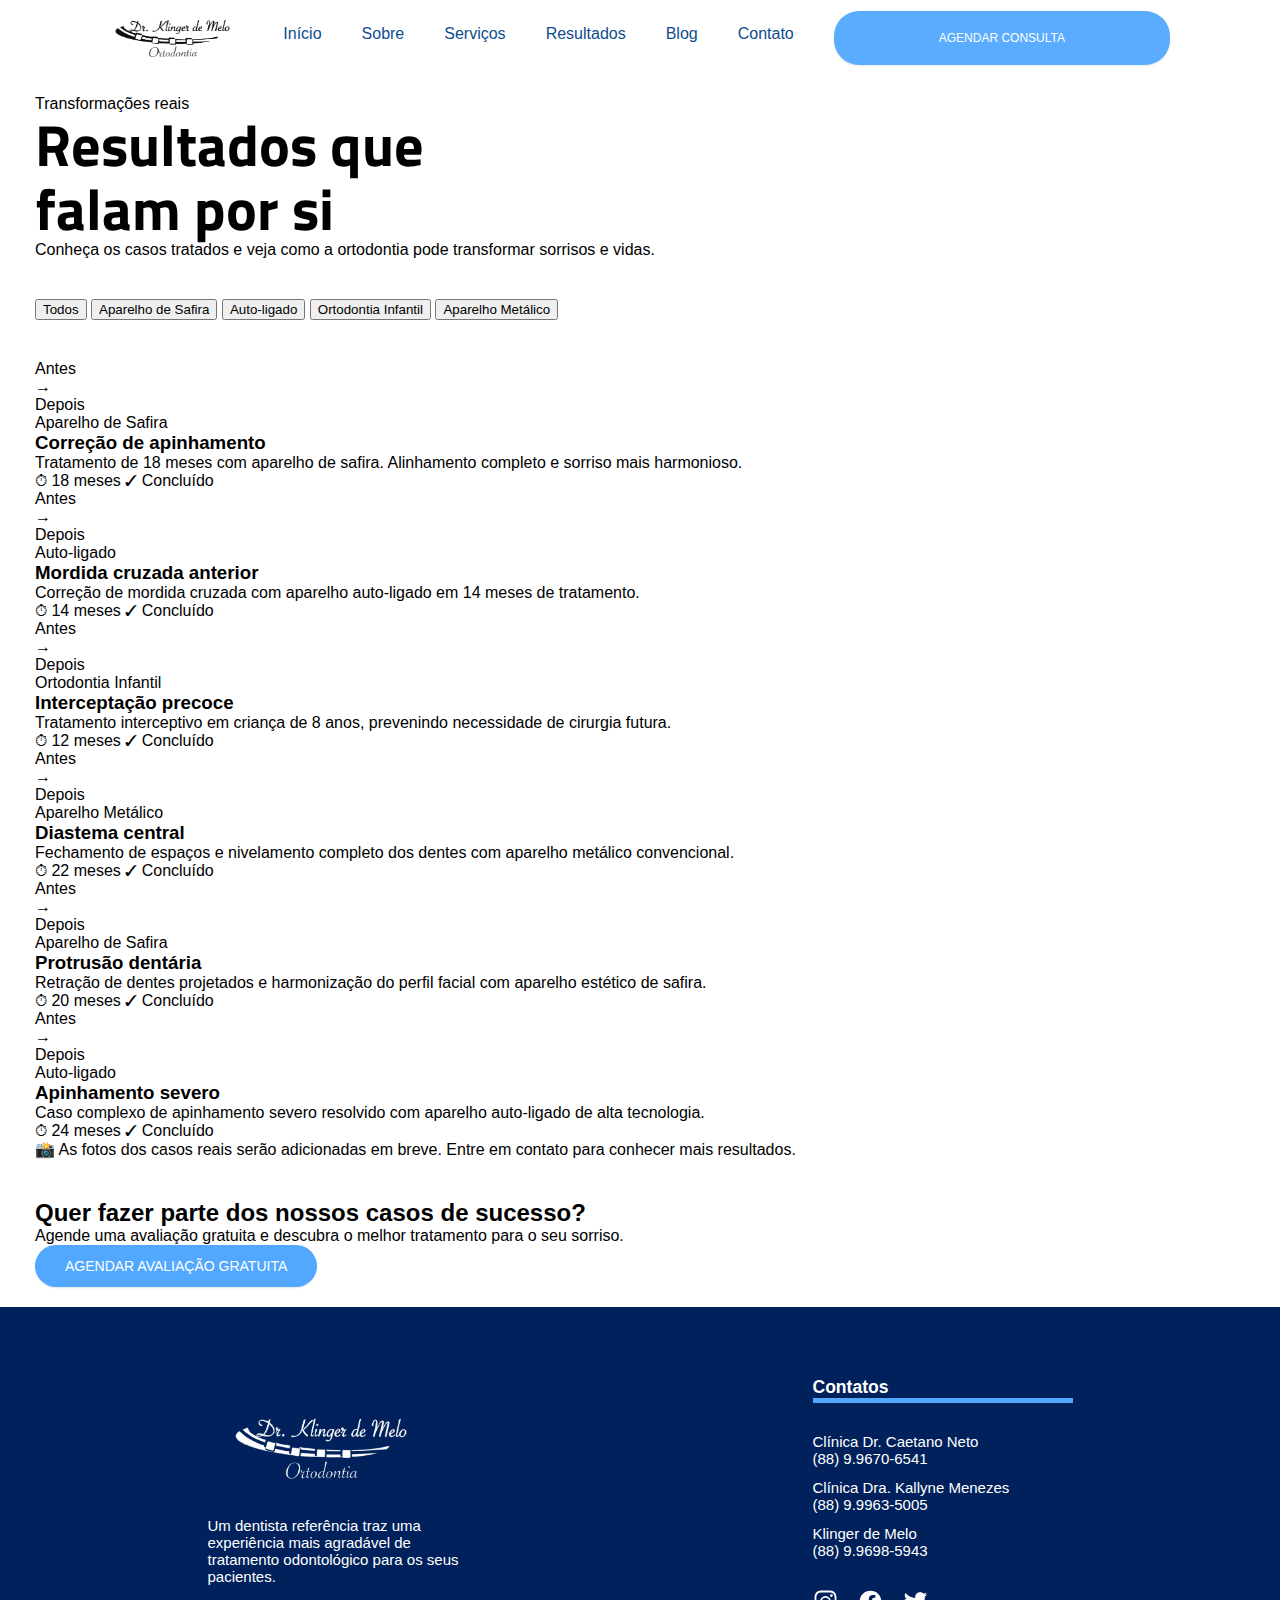
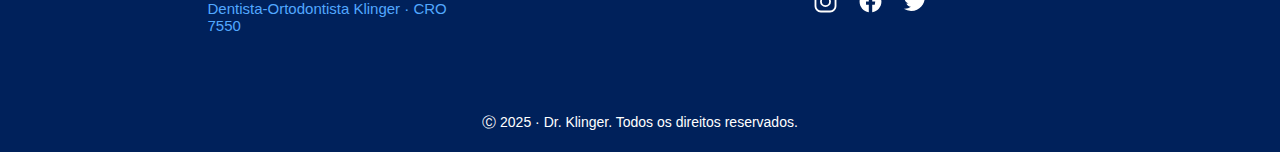
<file: antes-depois.html>
<!DOCTYPE html>
<html lang="pt-br" class="js">
<head>
    <meta charset="UTF-8">
    <meta name="viewport" content="width=device-width, initial-scale=1.0">
    <meta name="description" content="Veja os resultados dos tratamentos ortodônticos do Dr. Klinger - Antes e Depois reais.">
    <link rel="shortcut icon" href="./assets/img/favicon.svg" type="image/x-icon">
    <link href="https://cdn.jsdelivr.net/npm/bootstrap@5.0.2/dist/css/bootstrap.min.css" rel="stylesheet" integrity="sha384-EVSTQN3/azprG1Anm3QDgpJLIm9Nao0Yz1ztcQTwFspd3yD65VohhpuuCOmLASjC" crossorigin="anonymous">
    <link rel="preconnect" href="https://fonts.googleapis.com">
    <link rel="preconnect" href="https://fonts.gstatic.com" crossorigin>
    <link href="https://fonts.googleapis.com/css2?family=Inter:wght@300;400;500;600;700&family=Titillium+Web:ital,wght@0,200;0,300;0,400;0,600;0,700;1,200;1,300;1,400;1,600&display=swap" rel="stylesheet">
    <link rel="stylesheet" href="./assets/css/style.css">
    <title>Resultados | Dr. Klinger Ortodontista</title>
</head>
<body>
    <header class="header ativo" id="header-js">
        <div class="container menu" id="menu-js">
            <a href="./home.html"><img class="logo" src="./assets/img/Nova_Logo_Preta.png" alt="Logo Dr. Klinger"></a>
            <nav class="nav">
                <div class="icon">
                    <div class="linha linha1"></div>
                    <div class="linha linha2"></div>
                    <div class="linha linha3"></div>
                </div>
                <div class="lista_hamburguer">
                    <li><a class="ancora" href="./home.html">Início</a></li>
                    <li><a class="ancora" href="./sobre.html">Sobre</a></li>
                    <li><a class="ancora" href="./servicos.html">Serviços</a></li>
                    <li><a class="ancora" href="./antes-depois.html">Resultados</a></li>
                    <li><a class="ancora" href="./blog.html">Blog</a></li>
                    <li><a class="ancora" href="./contato.html">Contato</a></li>
                    <button class="js-botao botao">Agendar Consulta</button>
                </div>
                <ul>
                    <li><a class="ancora" href="./home.html">Início</a></li>
                    <li><a class="ancora" href="./sobre.html">Sobre</a></li>
                    <li><a class="ancora" href="./servicos.html">Serviços</a></li>
                    <li><a class="ancora" href="./antes-depois.html">Resultados</a></li>
                    <li><a class="ancora" href="./blog.html">Blog</a></li>
                    <li><a class="ancora" href="./contato.html">Contato</a></li>
                    <button class="js-botao botao">Agendar Consulta</button>
                </ul>
            </nav>
        </div>
    </header>

    <main>
        <!-- Hero -->
        <section class="pagina_hero">
            <div class="pagina_hero_overlay"></div>
            <div class="container pagina_hero_content">
                <span class="pagina_hero_badge">Transformações reais</span>
                <h1 class="pagina_hero_titulo">Resultados que<br>falam por si</h1>
                <p class="pagina_hero_subtitulo">Conheça os casos tratados e veja como a ortodontia pode transformar sorrisos e vidas.</p>
            </div>
        </section>

        <!-- Filtros -->
        <section class="ad_filtros_section">
            <div class="container">
                <div class="ad_filtros">
                    <button class="ad_filtro ativo" data-filtro="todos">Todos</button>
                    <button class="ad_filtro" data-filtro="safira">Aparelho de Safira</button>
                    <button class="ad_filtro" data-filtro="autoligado">Auto-ligado</button>
                    <button class="ad_filtro" data-filtro="infantil">Ortodontia Infantil</button>
                    <button class="ad_filtro" data-filtro="metalico">Aparelho Metálico</button>
                </div>
            </div>
        </section>

        <!-- Grid de casos -->
        <section class="ad_galeria">
            <div class="container">
                <div class="ad_grid">

                    <!-- Caso 1 -->
                    <div class="ad_card" data-categoria="safira">
                        <div class="ad_comparacao">
                            <div class="ad_lado">
                                <div class="ad_placeholder ad_placeholder--antes">
                                    <span class="ad_label_img">Antes</span>
                                </div>
                            </div>
                            <div class="ad_divisor">→</div>
                            <div class="ad_lado">
                                <div class="ad_placeholder ad_placeholder--depois">
                                    <span class="ad_label_img">Depois</span>
                                </div>
                            </div>
                        </div>
                        <div class="ad_card_info">
                            <span class="ad_tag">Aparelho de Safira</span>
                            <h3>Correção de apinhamento</h3>
                            <p>Tratamento de 18 meses com aparelho de safira. Alinhamento completo e sorriso mais harmonioso.</p>
                            <div class="ad_card_detalhe">
                                <span>⏱ 18 meses</span>
                                <span>✓ Concluído</span>
                            </div>
                        </div>
                    </div>

                    <!-- Caso 2 -->
                    <div class="ad_card" data-categoria="autoligado">
                        <div class="ad_comparacao">
                            <div class="ad_lado">
                                <div class="ad_placeholder ad_placeholder--antes">
                                    <span class="ad_label_img">Antes</span>
                                </div>
                            </div>
                            <div class="ad_divisor">→</div>
                            <div class="ad_lado">
                                <div class="ad_placeholder ad_placeholder--depois">
                                    <span class="ad_label_img">Depois</span>
                                </div>
                            </div>
                        </div>
                        <div class="ad_card_info">
                            <span class="ad_tag">Auto-ligado</span>
                            <h3>Mordida cruzada anterior</h3>
                            <p>Correção de mordida cruzada com aparelho auto-ligado em 14 meses de tratamento.</p>
                            <div class="ad_card_detalhe">
                                <span>⏱ 14 meses</span>
                                <span>✓ Concluído</span>
                            </div>
                        </div>
                    </div>

                    <!-- Caso 3 -->
                    <div class="ad_card" data-categoria="infantil">
                        <div class="ad_comparacao">
                            <div class="ad_lado">
                                <div class="ad_placeholder ad_placeholder--antes">
                                    <span class="ad_label_img">Antes</span>
                                </div>
                            </div>
                            <div class="ad_divisor">→</div>
                            <div class="ad_lado">
                                <div class="ad_placeholder ad_placeholder--depois">
                                    <span class="ad_label_img">Depois</span>
                                </div>
                            </div>
                        </div>
                        <div class="ad_card_info">
                            <span class="ad_tag">Ortodontia Infantil</span>
                            <h3>Interceptação precoce</h3>
                            <p>Tratamento interceptivo em criança de 8 anos, prevenindo necessidade de cirurgia futura.</p>
                            <div class="ad_card_detalhe">
                                <span>⏱ 12 meses</span>
                                <span>✓ Concluído</span>
                            </div>
                        </div>
                    </div>

                    <!-- Caso 4 -->
                    <div class="ad_card" data-categoria="metalico">
                        <div class="ad_comparacao">
                            <div class="ad_lado">
                                <div class="ad_placeholder ad_placeholder--antes">
                                    <span class="ad_label_img">Antes</span>
                                </div>
                            </div>
                            <div class="ad_divisor">→</div>
                            <div class="ad_lado">
                                <div class="ad_placeholder ad_placeholder--depois">
                                    <span class="ad_label_img">Depois</span>
                                </div>
                            </div>
                        </div>
                        <div class="ad_card_info">
                            <span class="ad_tag">Aparelho Metálico</span>
                            <h3>Diastema central</h3>
                            <p>Fechamento de espaços e nivelamento completo dos dentes com aparelho metálico convencional.</p>
                            <div class="ad_card_detalhe">
                                <span>⏱ 22 meses</span>
                                <span>✓ Concluído</span>
                            </div>
                        </div>
                    </div>

                    <!-- Caso 5 -->
                    <div class="ad_card" data-categoria="safira">
                        <div class="ad_comparacao">
                            <div class="ad_lado">
                                <div class="ad_placeholder ad_placeholder--antes">
                                    <span class="ad_label_img">Antes</span>
                                </div>
                            </div>
                            <div class="ad_divisor">→</div>
                            <div class="ad_lado">
                                <div class="ad_placeholder ad_placeholder--depois">
                                    <span class="ad_label_img">Depois</span>
                                </div>
                            </div>
                        </div>
                        <div class="ad_card_info">
                            <span class="ad_tag">Aparelho de Safira</span>
                            <h3>Protrusão dentária</h3>
                            <p>Retração de dentes projetados e harmonização do perfil facial com aparelho estético de safira.</p>
                            <div class="ad_card_detalhe">
                                <span>⏱ 20 meses</span>
                                <span>✓ Concluído</span>
                            </div>
                        </div>
                    </div>

                    <!-- Caso 6 -->
                    <div class="ad_card" data-categoria="autoligado">
                        <div class="ad_comparacao">
                            <div class="ad_lado">
                                <div class="ad_placeholder ad_placeholder--antes">
                                    <span class="ad_label_img">Antes</span>
                                </div>
                            </div>
                            <div class="ad_divisor">→</div>
                            <div class="ad_lado">
                                <div class="ad_placeholder ad_placeholder--depois">
                                    <span class="ad_label_img">Depois</span>
                                </div>
                            </div>
                        </div>
                        <div class="ad_card_info">
                            <span class="ad_tag">Auto-ligado</span>
                            <h3>Apinhamento severo</h3>
                            <p>Caso complexo de apinhamento severo resolvido com aparelho auto-ligado de alta tecnologia.</p>
                            <div class="ad_card_detalhe">
                                <span>⏱ 24 meses</span>
                                <span>✓ Concluído</span>
                            </div>
                        </div>
                    </div>

                </div>

                <!-- Aviso sobre fotos -->
                <div class="ad_aviso">
                    <p>📸 As fotos dos casos reais serão adicionadas em breve. Entre em contato para conhecer mais resultados.</p>
                </div>
            </div>
        </section>

        <!-- CTA -->
        <section class="sobre_cta">
            <div class="container">
                <h2>Quer fazer parte dos nossos casos de sucesso?</h2>
                <p>Agende uma avaliação gratuita e descubra o melhor tratamento para o seu sorriso.</p>
                <button class="js-botao botao">Agendar Avaliação Gratuita</button>
            </div>
        </section>
    </main>

    <footer>
        <div class="container">
            <div class="footer_div">
                <img class="footer_logo" src="./assets/img/Nova_Logo_Branca.png" alt="Logo Dr. Klinger">
                <p class="footer_texto">Um dentista referência traz uma experiência mais agradável de tratamento odontológico para os seus pacientes.</p>
                <p class="footer_texto_info">Dentista-Ortodontista Klinger · CRO 7550</p>
            </div>
            <div class="footer_div">
                <h3>Contatos</h3>
                <p>Clínica Dr. Caetano Neto<br/>(88) 9.9670-6541</p>
                <p style="margin: 12px 0;">Clínica Dra. Kallyne Menezes<br/>(88) 9.9963-5005</p>
                <p>Klinger de Melo<br/>(88) 9.9698-5943</p>
                <div class="redes">
                    <a href="#"><img src="./assets/img/instagram.svg" alt="Instagram"></a>
                    <a href="#"><img src="./assets/img/facebook.svg" alt="Facebook"></a>
                    <a href="#"><img src="./assets/img/twitter.svg" alt="Twitter"></a>
                </div>
            </div>
        </div>
        <p class="copyright">&#9400; 2025 · Dr. Klinger. Todos os direitos reservados.</p>
    </footer>

    <script src="https://cdn.jsdelivr.net/npm/bootstrap@5.0.2/dist/js/bootstrap.bundle.min.js" integrity="sha384-MrcW6ZMFYlzcLA8Nl+NtUVF0sA7MsXsP1UyJoMp4YLEuNSfAP+JcXn/tWtIaxVXM" crossorigin="anonymous"></script>
    <script src="./assets/js/script.js"></script>
    <script>
        // Filtro de categorias
        const filtros = document.querySelectorAll('.ad_filtro');
        const cards = document.querySelectorAll('.ad_card');

        filtros.forEach(filtro => {
            filtro.addEventListener('click', () => {
                filtros.forEach(f => f.classList.remove('ativo'));
                filtro.classList.add('ativo');

                const categoria = filtro.dataset.filtro;
                cards.forEach(card => {
                    if (categoria === 'todos' || card.dataset.categoria === categoria) {
                        card.style.display = 'block';
                        card.style.animation = 'fadeInCard 0.35s ease both';
                    } else {
                        card.style.display = 'none';
                    }
                });
            });
        });
    </script>
</body>
</html>
</file>
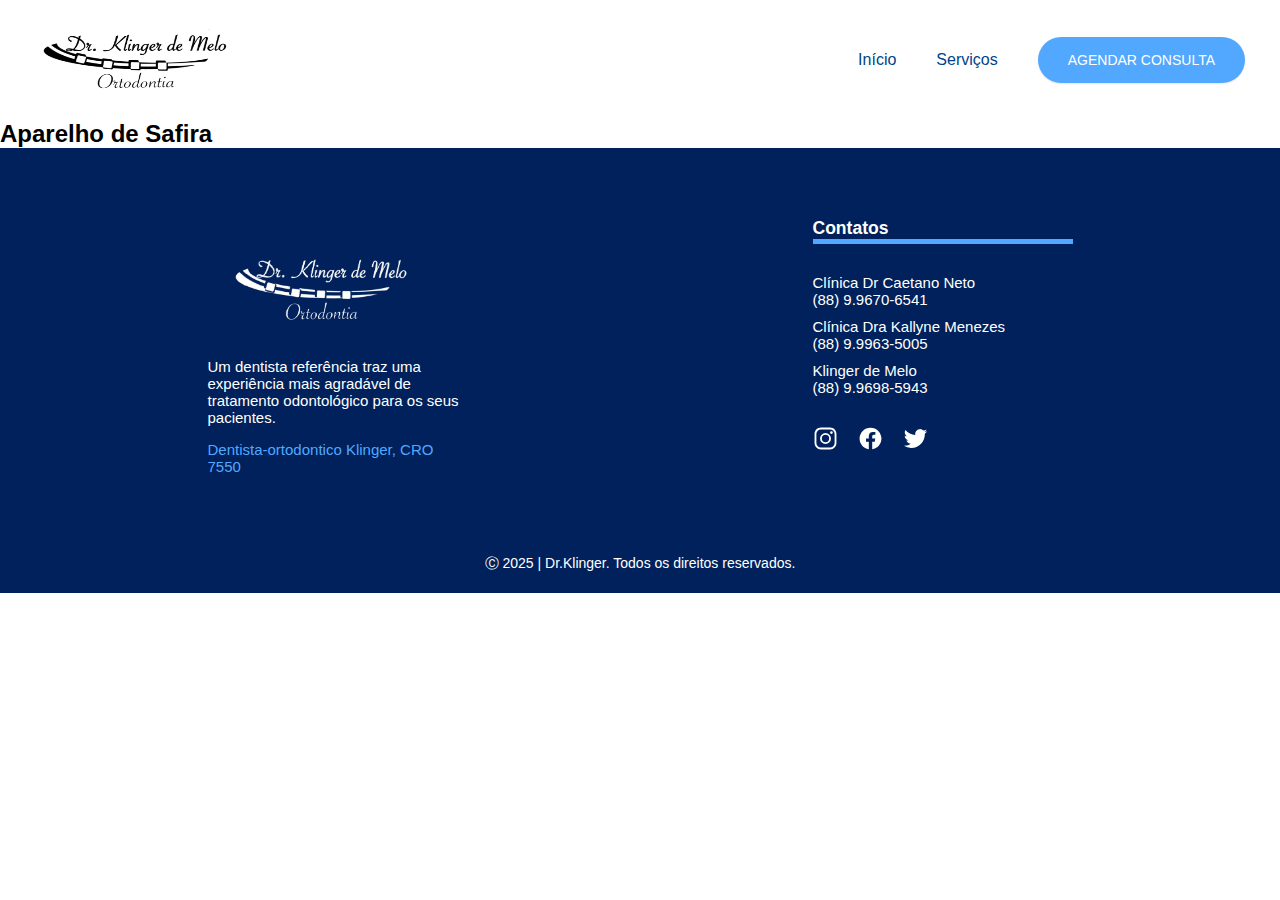
<file: aparelho_de_safira.html>
<!DOCTYPE html>
<html lang="pt-br" class="js">
<head>
    <meta charset="UTF-8">
    <meta name="viewport" content="width=device-width, initial-scale=1.0">
    <link rel="shortcut icon" href="./assets/img/favicon.svg" type="image/x-icon">
    <link href="https://cdn.jsdelivr.net/npm/bootstrap@5.0.2/dist/css/bootstrap.min.css" rel="stylesheet" integrity="sha384-EVSTQN3/azprG1Anm3QDgpJLIm9Nao0Yz1ztcQTwFspd3yD65VohhpuuCOmLASjC" crossorigin="anonymous">
    <link rel="preconnect" href="https://fonts.googleapis.com">
    <link rel="preconnect" href="https://fonts.gstatic.com" crossorigin>
    <link href="https://fonts.googleapis.com/css2?family=Titillium+Web:ital,wght@0,200;0,300;0,400;0,600;0,700;1,200;1,300;1,400;1,600&display=swap" rel="stylesheet">
    <link rel="stylesheet" href="./assets/css/style.css">
    <title>Klinger</title>
</head>
<body>
    <header class="header" id="header-js">
        <div class="container menu" id="menu-js">
            <a href="#"><img class="logo" src="./assets/img/Nova_Logo_Preta.png" alt="Logo"></a>
            <nav class="nav">
                <div class="icon">
                    <div class="linha linha1"></div>
                    <div class="linha linha2"></div>
                    <div class="linha linha3"></div>
                </div>
                <div class="lista_hamburguer">
                    <li><a class="ancora" href="./home.html">Início</a></li>
                    <li><a class="ancora" href="./servicos.html">Serviços</a></li>
                    <button class="js-botao botao">Agendar Consulta</button>
                </div>
                <ul>
                    <li><a class="ancora" href="./home.html">Início</a></li>
                    <li><a class="ancora" href="./servicos.html">Serviços</a></li>
                    <button class="js-botao botao">Agendar Consulta</button>
                </ul>
            </nav>
        </div>
    </header>
    
    <main>
        <h2>Aparelho de Safira</h2>
    </main>

    <footer>
        <div class="container">
            <div class="footer_div">
                <img class="footer_logo" src="./assets/img/Nova_Logo_Branca.png" alt="Logo">
                <p class="footer_texto">Um dentista referência traz uma experiência mais agradável de tratamento odontológico para os seus pacientes.</p>
                <p class="footer_texto_info">Dentista-ortodontico Klinger, CRO 7550</p>
            </div>
            <!-- <div class="footer_div">
                <h3>Exames</h3>
                <ul>
                    <li><a href="./servicos.html">Odontologia Geral</a></li>
                    <li><a href="./servicos.html">Implantes dentários</a></li>
                    <li><a href="./servicos.html">Restaurações</a></li>
                    <li><a href="./servicos.html">Odontologia Estética</a></li>
                    <li><a href="./servicos.html">Clareamento dental</a></li>
                    <li><a href="./servicos.html">Ortodontia</a></li>
                </ul>
            </div> -->
            <div class="footer_div">
                <h3>Contatos</h3>
                <p>Clínica Dr Caetano Neto <br/>(88) 9.9670-6541</p>
                <p style="margin: 10px 0;">Clínica Dra Kallyne Menezes <br/>(88) 9.9963-5005</p>
                <p>Klinger de Melo<br/>(88) 9.9698-5943</p>
                <div class="redes">
                    <a href="#"><img src="./assets/img/instagram.svg" alt="Instagram"></a>
                    <a href="#"><img src="./assets/img/facebook.svg" alt="Facebook"></a>
                    <a href="#"><img src="./assets/img/twitter.svg" alt="Twitter"></a>  
                </div>
            </div>
        </div>
        <p class="copyright">&#9400; 2025 | Dr.Klinger. Todos os direitos reservados.</p>
    </footer>

    <script src="https://cdn.jsdelivr.net/npm/bootstrap@5.0.2/dist/js/bootstrap.bundle.min.js" integrity="sha384-MrcW6ZMFYlzcLA8Nl+NtUVF0sA7MsXsP1UyJoMp4YLEuNSfAP+JcXn/tWtIaxVXM" crossorigin="anonymous"></script>
    <script src="./assets/js/script.js"></script>
</body>
</html>
</file>
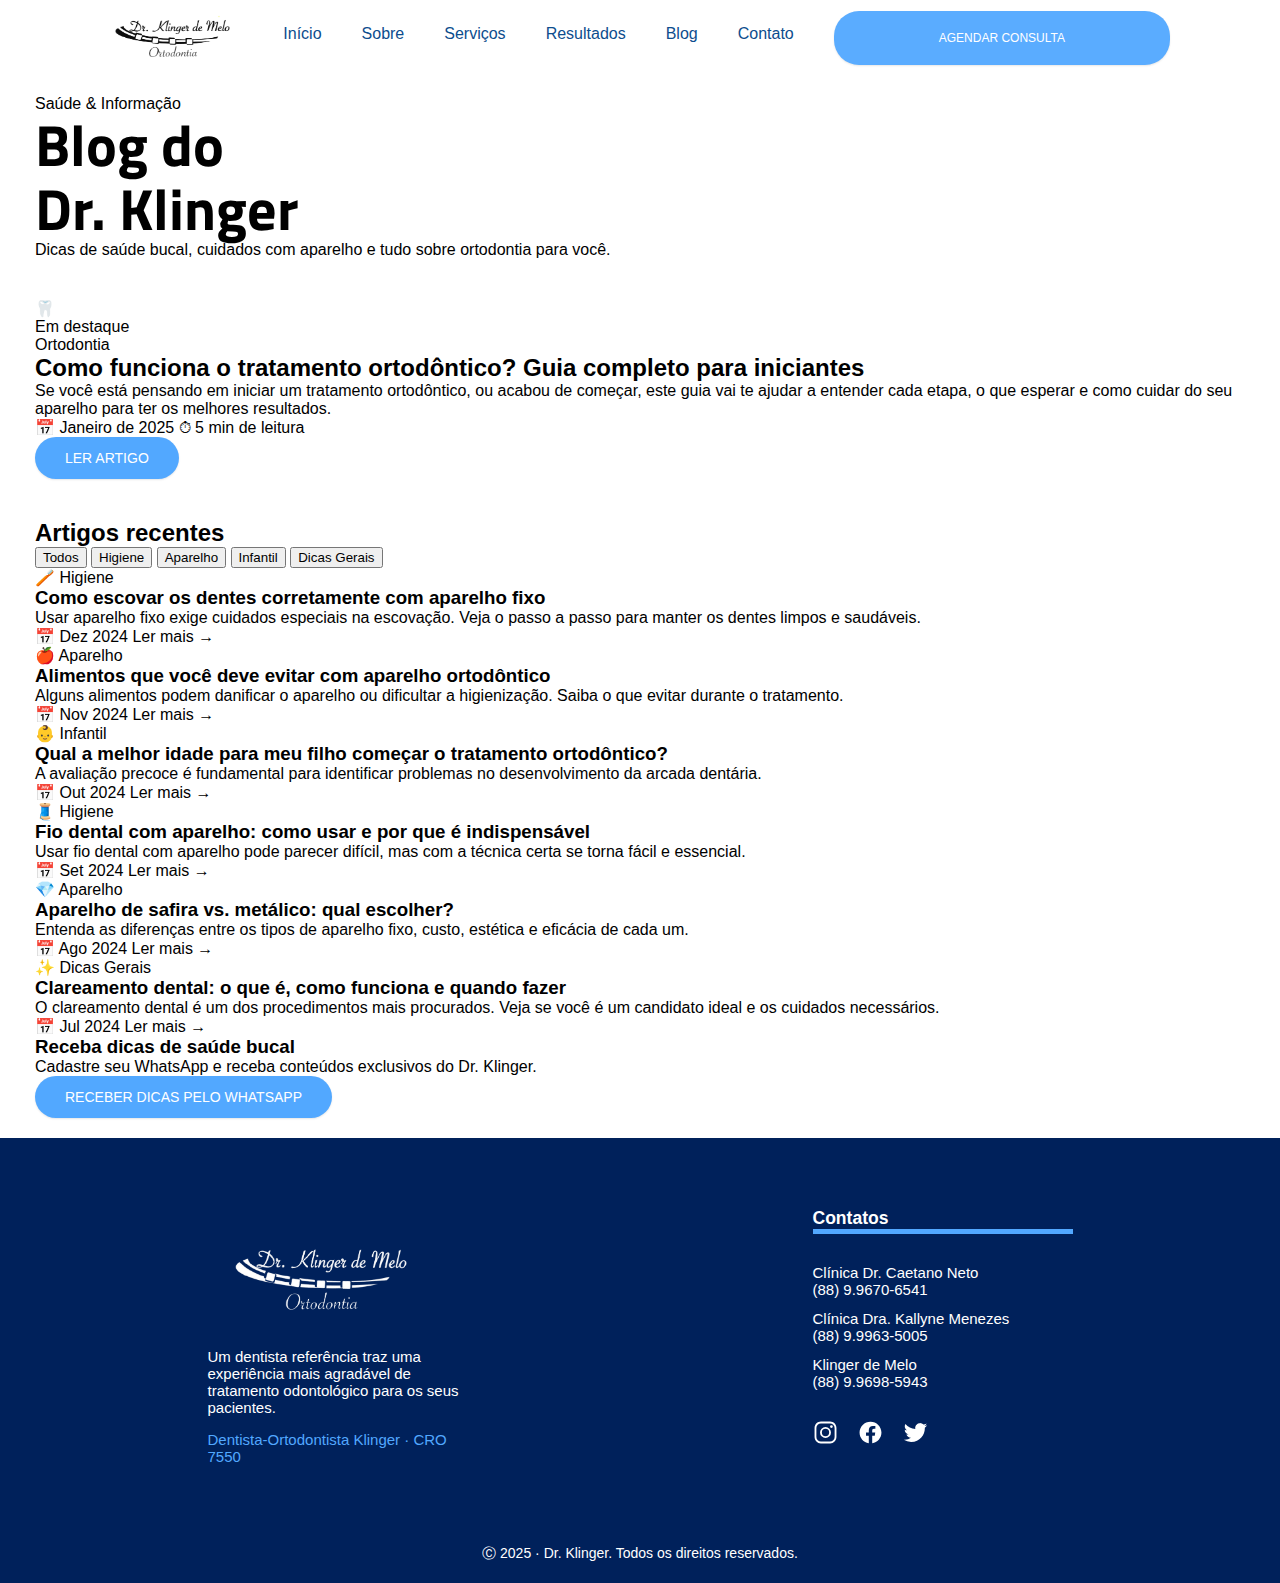
<file: blog.html>
<!DOCTYPE html>
<html lang="pt-br" class="js">
<head>
    <meta charset="UTF-8">
    <meta name="viewport" content="width=device-width, initial-scale=1.0">
    <meta name="description" content="Blog do Dr. Klinger - Dicas de saúde bucal, cuidados com aparelho e orientações ortodônticas.">
    <link rel="shortcut icon" href="./assets/img/favicon.svg" type="image/x-icon">
    <link href="https://cdn.jsdelivr.net/npm/bootstrap@5.0.2/dist/css/bootstrap.min.css" rel="stylesheet" integrity="sha384-EVSTQN3/azprG1Anm3QDgpJLIm9Nao0Yz1ztcQTwFspd3yD65VohhpuuCOmLASjC" crossorigin="anonymous">
    <link rel="preconnect" href="https://fonts.googleapis.com">
    <link rel="preconnect" href="https://fonts.gstatic.com" crossorigin>
    <link href="https://fonts.googleapis.com/css2?family=Inter:wght@300;400;500;600;700&family=Titillium+Web:ital,wght@0,200;0,300;0,400;0,600;0,700;1,200;1,300;1,400;1,600&display=swap" rel="stylesheet">
    <link rel="stylesheet" href="./assets/css/style.css">
    <title>Blog | Dr. Klinger Ortodontista</title>
</head>
<body>
    <header class="header ativo" id="header-js">
        <div class="container menu" id="menu-js">
            <a href="./home.html"><img class="logo" src="./assets/img/Nova_Logo_Preta.png" alt="Logo Dr. Klinger"></a>
            <nav class="nav">
                <div class="icon">
                    <div class="linha linha1"></div>
                    <div class="linha linha2"></div>
                    <div class="linha linha3"></div>
                </div>
                <div class="lista_hamburguer">
                    <li><a class="ancora" href="./home.html">Início</a></li>
                    <li><a class="ancora" href="./sobre.html">Sobre</a></li>
                    <li><a class="ancora" href="./servicos.html">Serviços</a></li>
                    <li><a class="ancora" href="./antes-depois.html">Resultados</a></li>
                    <li><a class="ancora" href="./blog.html">Blog</a></li>
                    <li><a class="ancora" href="./contato.html">Contato</a></li>
                    <button class="js-botao botao">Agendar Consulta</button>
                </div>
                <ul>
                    <li><a class="ancora" href="./home.html">Início</a></li>
                    <li><a class="ancora" href="./sobre.html">Sobre</a></li>
                    <li><a class="ancora" href="./servicos.html">Serviços</a></li>
                    <li><a class="ancora" href="./antes-depois.html">Resultados</a></li>
                    <li><a class="ancora" href="./blog.html">Blog</a></li>
                    <li><a class="ancora" href="./contato.html">Contato</a></li>
                    <button class="js-botao botao">Agendar Consulta</button>
                </ul>
            </nav>
        </div>
    </header>

    <main>
        <!-- Hero -->
        <section class="pagina_hero">
            <div class="pagina_hero_overlay"></div>
            <div class="container pagina_hero_content">
                <span class="pagina_hero_badge">Saúde & Informação</span>
                <h1 class="pagina_hero_titulo">Blog do<br>Dr. Klinger</h1>
                <p class="pagina_hero_subtitulo">Dicas de saúde bucal, cuidados com aparelho e tudo sobre ortodontia para você.</p>
            </div>
        </section>

        <!-- Artigo destaque -->
        <section class="blog_destaque_section">
            <div class="container">
                <div class="blog_destaque">
                    <div class="blog_destaque_img">
                        <div class="blog_destaque_placeholder">
                            <span>🦷</span>
                        </div>
                        <span class="blog_destaque_badge">Em destaque</span>
                    </div>
                    <div class="blog_destaque_texto">
                        <span class="blog_categoria">Ortodontia</span>
                        <h2>Como funciona o tratamento ortodôntico? Guia completo para iniciantes</h2>
                        <p>Se você está pensando em iniciar um tratamento ortodôntico, ou acabou de começar, este guia vai te ajudar a entender cada etapa, o que esperar e como cuidar do seu aparelho para ter os melhores resultados.</p>
                        <div class="blog_destaque_meta">
                            <span>📅 Janeiro de 2025</span>
                            <span>⏱ 5 min de leitura</span>
                        </div>
                        <a href="./artigos/tratamento-ortodontico.html" class="botao">Ler artigo</a>
                    </div>
                </div>
            </div>
        </section>

        <!-- Grid de artigos -->
        <section class="blog_grid_section">
            <div class="container">
                <div class="blog_section_header">
                    <h2>Artigos recentes</h2>
                    <div class="blog_categorias_filtro">
                        <button class="blog_cat_btn ativo" data-cat="todos">Todos</button>
                        <button class="blog_cat_btn" data-cat="higiene">Higiene</button>
                        <button class="blog_cat_btn" data-cat="aparelho">Aparelho</button>
                        <button class="blog_cat_btn" data-cat="infantil">Infantil</button>
                        <button class="blog_cat_btn" data-cat="dicas">Dicas Gerais</button>
                    </div>
                </div>

                <div class="blog_grid" id="blog-grid">

                    <article class="blog_card" data-categoria="higiene">
                        <div class="blog_card_img blog_card_img--1">
                            <span>🪥</span>
                            <span class="blog_cat_tag">Higiene</span>
                        </div>
                        <div class="blog_card_body">
                            <h3>Como escovar os dentes corretamente com aparelho fixo</h3>
                            <p>Usar aparelho fixo exige cuidados especiais na escovação. Veja o passo a passo para manter os dentes limpos e saudáveis.</p>
                            <div class="blog_card_footer">
                                <span>📅 Dez 2024</span>
                                <a href="./artigos/escovacao-aparelho.html">Ler mais →</a>
                            </div>
                        </div>
                    </article>

                    <article class="blog_card" data-categoria="aparelho">
                        <div class="blog_card_img blog_card_img--2">
                            <span>🍎</span>
                            <span class="blog_cat_tag">Aparelho</span>
                        </div>
                        <div class="blog_card_body">
                            <h3>Alimentos que você deve evitar com aparelho ortodôntico</h3>
                            <p>Alguns alimentos podem danificar o aparelho ou dificultar a higienização. Saiba o que evitar durante o tratamento.</p>
                            <div class="blog_card_footer">
                                <span>📅 Nov 2024</span>
                                <a href="./artigos/alimentos-aparelho.html">Ler mais →</a>
                            </div>
                        </div>
                    </article>

                    <article class="blog_card" data-categoria="infantil">
                        <div class="blog_card_img blog_card_img--3">
                            <span>👶</span>
                            <span class="blog_cat_tag">Infantil</span>
                        </div>
                        <div class="blog_card_body">
                            <h3>Qual a melhor idade para meu filho começar o tratamento ortodôntico?</h3>
                            <p>A avaliação precoce é fundamental para identificar problemas no desenvolvimento da arcada dentária.</p>
                            <div class="blog_card_footer">
                                <span>📅 Out 2024</span>
                                <a href="./artigos/idade-ortodontia-infantil.html">Ler mais →</a>
                            </div>
                        </div>
                    </article>

                    <article class="blog_card" data-categoria="higiene">
                        <div class="blog_card_img blog_card_img--4">
                            <span>🧵</span>
                            <span class="blog_cat_tag">Higiene</span>
                        </div>
                        <div class="blog_card_body">
                            <h3>Fio dental com aparelho: como usar e por que é indispensável</h3>
                            <p>Usar fio dental com aparelho pode parecer difícil, mas com a técnica certa se torna fácil e essencial.</p>
                            <div class="blog_card_footer">
                                <span>📅 Set 2024</span>
                                <a href="./artigos/fio-dental-aparelho.html">Ler mais →</a>
                            </div>
                        </div>
                    </article>

                    <article class="blog_card" data-categoria="aparelho">
                        <div class="blog_card_img blog_card_img--5">
                            <span>💎</span>
                            <span class="blog_cat_tag">Aparelho</span>
                        </div>
                        <div class="blog_card_body">
                            <h3>Aparelho de safira vs. metálico: qual escolher?</h3>
                            <p>Entenda as diferenças entre os tipos de aparelho fixo, custo, estética e eficácia de cada um.</p>
                            <div class="blog_card_footer">
                                <span>📅 Ago 2024</span>
                                <a href="./artigos/safira-vs-metalico.html">Ler mais →</a>
                            </div>
                        </div>
                    </article>

                    <article class="blog_card" data-categoria="dicas">
                        <div class="blog_card_img blog_card_img--6">
                            <span>✨</span>
                            <span class="blog_cat_tag">Dicas Gerais</span>
                        </div>
                        <div class="blog_card_body">
                            <h3>Clareamento dental: o que é, como funciona e quando fazer</h3>
                            <p>O clareamento dental é um dos procedimentos mais procurados. Veja se você é um candidato ideal e os cuidados necessários.</p>
                            <div class="blog_card_footer">
                                <span>📅 Jul 2024</span>
                                <a href="./artigos/clareamento-dental.html">Ler mais →</a>
                            </div>
                        </div>
                    </article>

                </div>

                <!-- Nenhum resultado -->
                <div class="blog_vazio" id="blog-vazio" style="display:none;">
                    <span>😕</span>
                    <p>Nenhum artigo encontrado nesta categoria.</p>
                </div>

                <!-- Newsletter -->
                <div class="blog_newsletter">
                    <div class="blog_newsletter_texto">
                        <h3>Receba dicas de saúde bucal</h3>
                        <p>Cadastre seu WhatsApp e receba conteúdos exclusivos do Dr. Klinger.</p>
                    </div>
                    <button class="js-botao botao">Receber dicas pelo WhatsApp</button>
                </div>
            </div>
        </section>
    </main>

    <footer>
        <div class="container">
            <div class="footer_div">
                <img class="footer_logo" src="./assets/img/Nova_Logo_Branca.png" alt="Logo Dr. Klinger">
                <p class="footer_texto">Um dentista referência traz uma experiência mais agradável de tratamento odontológico para os seus pacientes.</p>
                <p class="footer_texto_info">Dentista-Ortodontista Klinger · CRO 7550</p>
            </div>
            <div class="footer_div">
                <h3>Contatos</h3>
                <p>Clínica Dr. Caetano Neto<br/>(88) 9.9670-6541</p>
                <p style="margin: 12px 0;">Clínica Dra. Kallyne Menezes<br/>(88) 9.9963-5005</p>
                <p>Klinger de Melo<br/>(88) 9.9698-5943</p>
                <div class="redes">
                    <a href="#"><img src="./assets/img/instagram.svg" alt="Instagram"></a>
                    <a href="#"><img src="./assets/img/facebook.svg" alt="Facebook"></a>
                    <a href="#"><img src="./assets/img/twitter.svg" alt="Twitter"></a>
                </div>
            </div>
        </div>
        <p class="copyright">&#9400; 2025 · Dr. Klinger. Todos os direitos reservados.</p>
    </footer>

    <script src="https://cdn.jsdelivr.net/npm/bootstrap@5.0.2/dist/js/bootstrap.bundle.min.js" integrity="sha384-MrcW6ZMFYlzcLA8Nl+NtUVF0sA7MsXsP1UyJoMp4YLEuNSfAP+JcXn/tWtIaxVXM" crossorigin="anonymous"></script>
    <script src="./assets/js/script.js"></script>
    <script>
        // Filtro de categorias do blog
        const catBtns = document.querySelectorAll('.blog_cat_btn');
        const artigos = document.querySelectorAll('.blog_card');
        const vazio = document.getElementById('blog-vazio');

        catBtns.forEach(btn => {
            btn.addEventListener('click', () => {
                // Atualiza botão ativo
                catBtns.forEach(b => b.classList.remove('ativo'));
                btn.classList.add('ativo');

                const cat = btn.dataset.cat;
                let visiveis = 0;

                artigos.forEach(artigo => {
                    const match = cat === 'todos' || artigo.dataset.categoria === cat;
                    if (match) {
                        artigo.style.display = '';
                        artigo.style.animation = 'fadeInCard 0.3s ease both';
                        visiveis++;
                    } else {
                        artigo.style.display = 'none';
                    }
                });

                vazio.style.display = visiveis === 0 ? 'flex' : 'none';
            });
        });
    </script>
</body>
</html>
</file>
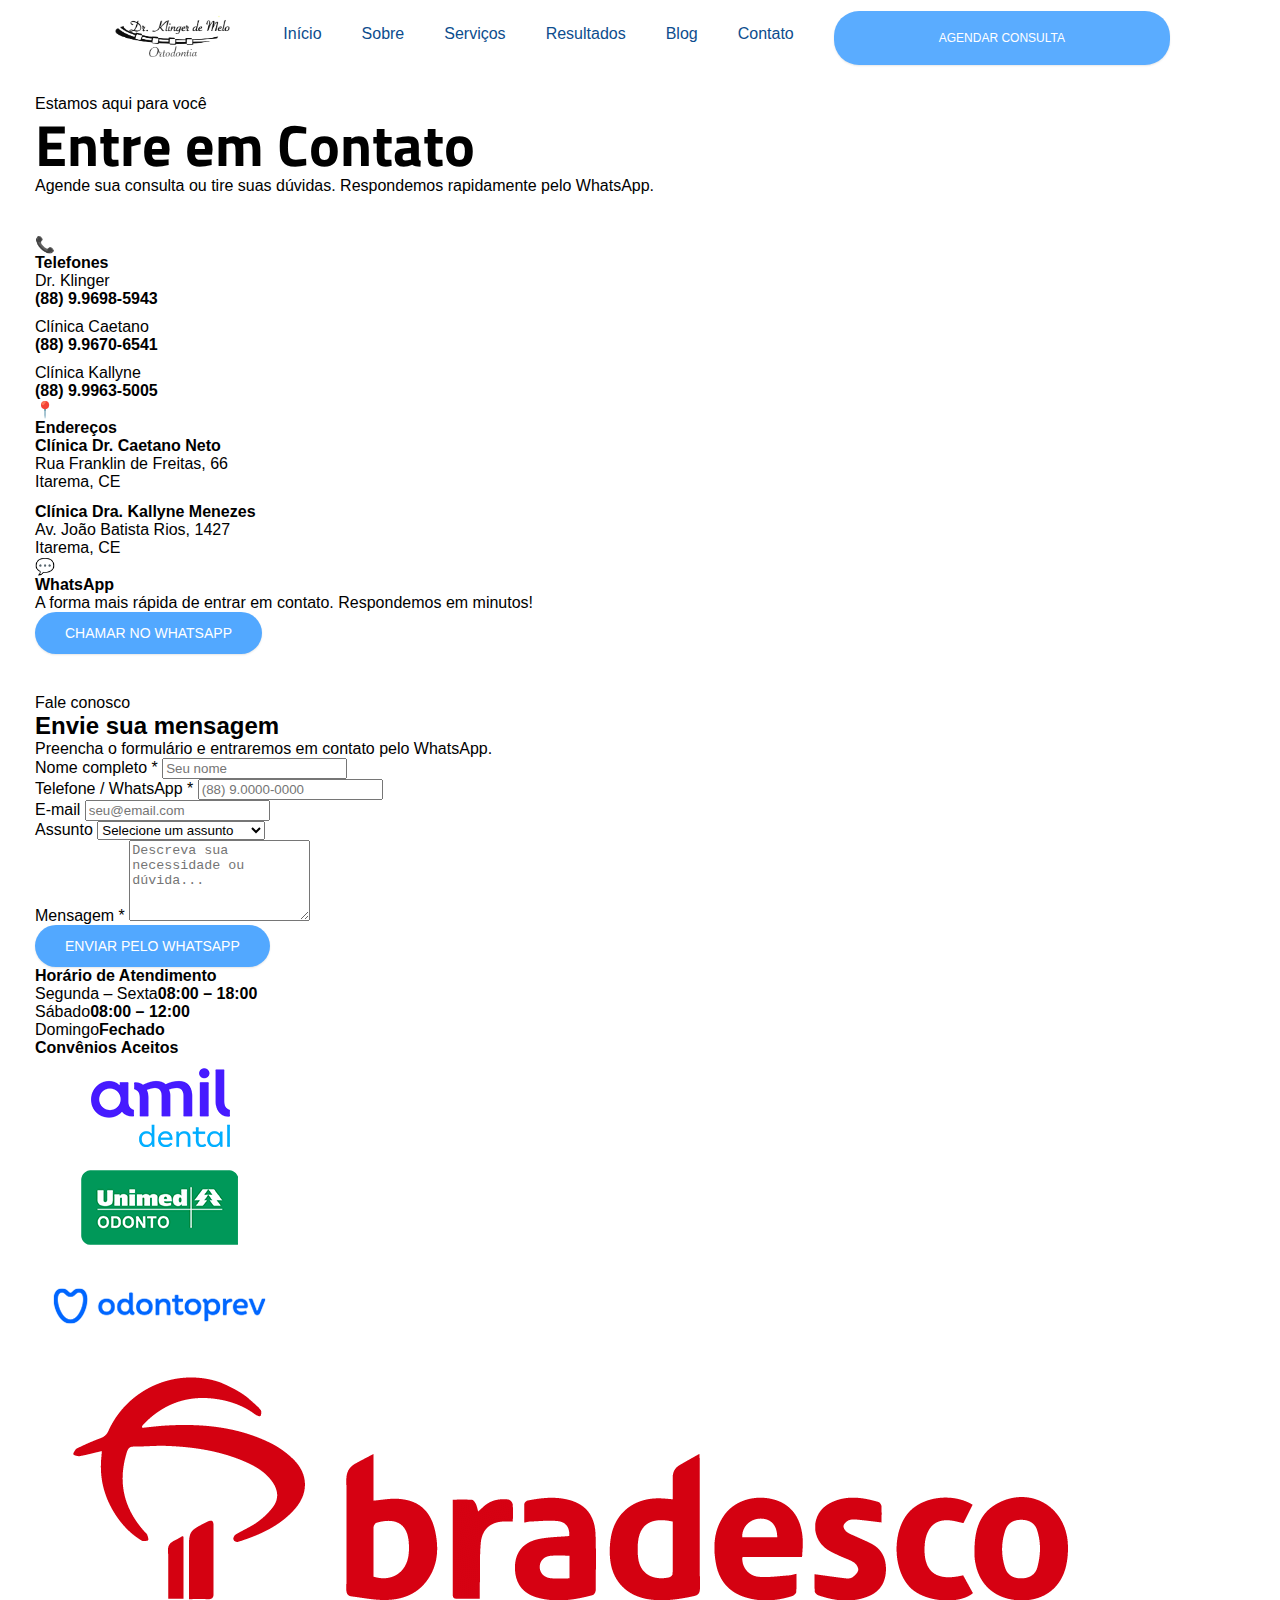
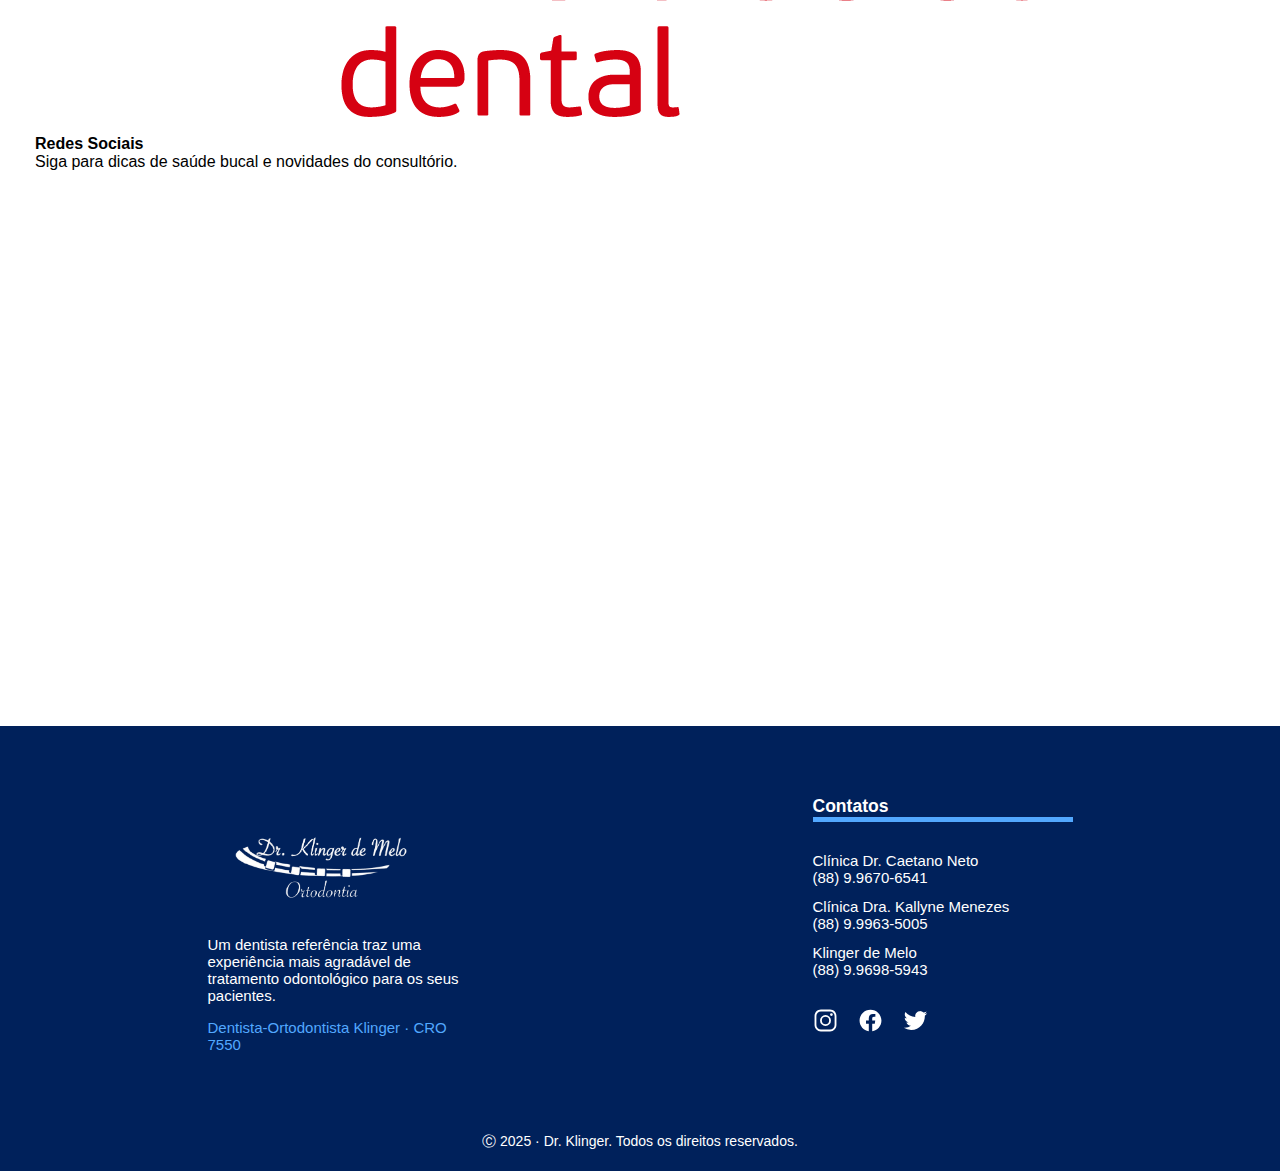
<file: contato.html>
<!DOCTYPE html>
<html lang="pt-br" class="js">
<head>
    <meta charset="UTF-8">
    <meta name="viewport" content="width=device-width, initial-scale=1.0">
    <meta name="description" content="Entre em contato com Dr. Klinger - Agende sua consulta ortodôntica em Itarema, CE.">
    <link rel="shortcut icon" href="./assets/img/favicon.svg" type="image/x-icon">
    <link href="https://cdn.jsdelivr.net/npm/bootstrap@5.0.2/dist/css/bootstrap.min.css" rel="stylesheet" integrity="sha384-EVSTQN3/azprG1Anm3QDgpJLIm9Nao0Yz1ztcQTwFspd3yD65VohhpuuCOmLASjC" crossorigin="anonymous">
    <link rel="preconnect" href="https://fonts.googleapis.com">
    <link rel="preconnect" href="https://fonts.gstatic.com" crossorigin>
    <link href="https://fonts.googleapis.com/css2?family=Inter:wght@300;400;500;600;700&family=Titillium+Web:ital,wght@0,200;0,300;0,400;0,600;0,700;1,200;1,300;1,400;1,600&display=swap" rel="stylesheet">
    <link rel="stylesheet" href="./assets/css/style.css">
    <title>Contato | Dr. Klinger Ortodontista</title>
</head>
<body>
    <header class="header ativo" id="header-js">
        <div class="container menu" id="menu-js">
            <a href="./home.html"><img class="logo" src="./assets/img/Nova_Logo_Preta.png" alt="Logo Dr. Klinger"></a>
            <nav class="nav">
                <div class="icon">
                    <div class="linha linha1"></div>
                    <div class="linha linha2"></div>
                    <div class="linha linha3"></div>
                </div>
                <div class="lista_hamburguer">
                    <li><a class="ancora" href="./home.html">Início</a></li>
                    <li><a class="ancora" href="./sobre.html">Sobre</a></li>
                    <li><a class="ancora" href="./servicos.html">Serviços</a></li>
                    <li><a class="ancora" href="./antes-depois.html">Resultados</a></li>
                    <li><a class="ancora" href="./blog.html">Blog</a></li>
                    <li><a class="ancora" href="./contato.html">Contato</a></li>
                    <button class="js-botao botao">Agendar Consulta</button>
                </div>
                <ul>
                    <li><a class="ancora" href="./home.html">Início</a></li>
                    <li><a class="ancora" href="./sobre.html">Sobre</a></li>
                    <li><a class="ancora" href="./servicos.html">Serviços</a></li>
                    <li><a class="ancora" href="./antes-depois.html">Resultados</a></li>
                    <li><a class="ancora" href="./blog.html">Blog</a></li>
                    <li><a class="ancora" href="./contato.html">Contato</a></li>
                    <button class="js-botao botao">Agendar Consulta</button>
                </ul>
            </nav>
        </div>
    </header>

    <main>
        <!-- Hero -->
        <section class="pagina_hero">
            <div class="pagina_hero_overlay"></div>
            <div class="container pagina_hero_content">
                <span class="pagina_hero_badge">Estamos aqui para você</span>
                <h1 class="pagina_hero_titulo">Entre em Contato</h1>
                <p class="pagina_hero_subtitulo">Agende sua consulta ou tire suas dúvidas. Respondemos rapidamente pelo WhatsApp.</p>
            </div>
        </section>

        <!-- Cards de contato -->
        <section class="contato_info_section">
            <div class="container contato_info_grid">
                <div class="contato_info_card">
                    <div class="contato_info_icone">📞</div>
                    <h4>Telefones</h4>
                    <p>Dr. Klinger<br><strong>(88) 9.9698-5943</strong></p>
                    <p style="margin-top: 10px;">Clínica Caetano<br><strong>(88) 9.9670-6541</strong></p>
                    <p style="margin-top: 10px;">Clínica Kallyne<br><strong>(88) 9.9963-5005</strong></p>
                </div>
                <div class="contato_info_card">
                    <div class="contato_info_icone">📍</div>
                    <h4>Endereços</h4>
                    <p><strong>Clínica Dr. Caetano Neto</strong><br>Rua Franklin de Freitas, 66<br>Itarema, CE</p>
                    <p style="margin-top: 12px;"><strong>Clínica Dra. Kallyne Menezes</strong><br>Av. João Batista Rios, 1427<br>Itarema, CE</p>
                </div>
                <div class="contato_info_card">
                    <div class="contato_info_icone">💬</div>
                    <h4>WhatsApp</h4>
                    <p>A forma mais rápida de entrar em contato. Respondemos em minutos!</p>
                    <button class="js-botao botao contato_whatsapp_btn">Chamar no WhatsApp</button>
                </div>
            </div>
        </section>

        <!-- Formulário + Mapa -->
        <section class="contato_principal">
            <div class="container contato_principal_grid">
                <!-- Formulário -->
                <div class="contato_form_wrap">
                    <span class="sobre_label">Fale conosco</span>
                    <h2>Envie sua mensagem</h2>
                    <p class="contato_form_sub">Preencha o formulário e entraremos em contato pelo WhatsApp.</p>

                    <form class="contato_form" id="contato-form">
                        <div class="contato_form_row">
                            <div class="contato_form_group">
                                <label for="nome">Nome completo *</label>
                                <input type="text" id="nome" name="nome" placeholder="Seu nome" required>
                            </div>
                            <div class="contato_form_group">
                                <label for="telefone">Telefone / WhatsApp *</label>
                                <input type="tel" id="telefone" name="telefone" placeholder="(88) 9.0000-0000" required>
                            </div>
                        </div>
                        <div class="contato_form_group">
                            <label for="email">E-mail</label>
                            <input type="email" id="email" name="email" placeholder="seu@email.com">
                        </div>
                        <div class="contato_form_group">
                            <label for="assunto">Assunto</label>
                            <select id="assunto" name="assunto">
                                <option value="">Selecione um assunto</option>
                                <option value="consulta">Agendar consulta</option>
                                <option value="orcamento">Orçamento</option>
                                <option value="duvida">Dúvida sobre tratamento</option>
                                <option value="convenio">Convênios aceitos</option>
                                <option value="outro">Outro</option>
                            </select>
                        </div>
                        <div class="contato_form_group">
                            <label for="mensagem">Mensagem *</label>
                            <textarea id="mensagem" name="mensagem" rows="5" placeholder="Descreva sua necessidade ou dúvida..." required></textarea>
                        </div>
                        <button type="submit" class="botao contato_form_submit">Enviar pelo WhatsApp</button>
                    </form>
                </div>

                <!-- Info lateral -->
                <div class="contato_lateral">
                    <div class="contato_lateral_card">
                        <h4>Horário de Atendimento</h4>
                        <ul class="contato_horarios">
                            <li><span>Segunda – Sexta</span><strong>08:00 – 18:00</strong></li>
                            <li><span>Sábado</span><strong>08:00 – 12:00</strong></li>
                            <li><span>Domingo</span><strong>Fechado</strong></li>
                        </ul>
                    </div>
                    <div class="contato_lateral_card">
                        <h4>Convênios Aceitos</h4>
                        <div class="contato_convenios">
                            <img src="./assets/img/amil_dental.png" alt="Amil">
                            <img src="./assets/img/logo_unimed_odonto.png" alt="Unimed">
                            <img src="./assets/img/odontoprev-logo.png" alt="OdontoPrev">
                            <img src="./assets/img/bradesco_dental.png" alt="Bradesco">
                        </div>
                    </div>
                    <div class="contato_lateral_card contato_lateral_redes">
                        <h4>Redes Sociais</h4>
                        <p>Siga para dicas de saúde bucal e novidades do consultório.</p>
                        <div class="redes">
                            <a href="#"><img src="./assets/img/instagram.svg" alt="Instagram"></a>
                            <a href="#"><img src="./assets/img/facebook.svg" alt="Facebook"></a>
                            <a href="#"><img src="./assets/img/twitter.svg" alt="Twitter"></a>
                        </div>
                    </div>
                </div>
            </div>
        </section>

        <!-- Mapa -->
        <section class="map">
            <iframe src="https://www.google.com/maps/embed?pb=!1m18!1m12!1m3!1d3984.63019066514!2d-39.915838224225226!3d-2.922224339604247!2m3!1f0!2f0!3f0!3m2!1i1024!2i768!4f13.1!3m3!1m2!1s0x7c1feb922ea04f3%3A0xcd26e68cd39c6d14!2sCE-085%2C%201933-1881%20-%20Itarema%2C%20CE%2C%2062590-000!5e0!3m2!1spt-BR!2sbr!4v1736354294122!5m2!1spt-BR!2sbr" width="100%" height="480" style="border:0; display:block;" allowfullscreen="" loading="lazy" referrerpolicy="no-referrer-when-downgrade"></iframe>
        </section>
    </main>

    <footer>
        <div class="container">
            <div class="footer_div">
                <img class="footer_logo" src="./assets/img/Nova_Logo_Branca.png" alt="Logo Dr. Klinger">
                <p class="footer_texto">Um dentista referência traz uma experiência mais agradável de tratamento odontológico para os seus pacientes.</p>
                <p class="footer_texto_info">Dentista-Ortodontista Klinger · CRO 7550</p>
            </div>
            <div class="footer_div">
                <h3>Contatos</h3>
                <p>Clínica Dr. Caetano Neto<br/>(88) 9.9670-6541</p>
                <p style="margin: 12px 0;">Clínica Dra. Kallyne Menezes<br/>(88) 9.9963-5005</p>
                <p>Klinger de Melo<br/>(88) 9.9698-5943</p>
                <div class="redes">
                    <a href="#"><img src="./assets/img/instagram.svg" alt="Instagram"></a>
                    <a href="#"><img src="./assets/img/facebook.svg" alt="Facebook"></a>
                    <a href="#"><img src="./assets/img/twitter.svg" alt="Twitter"></a>
                </div>
            </div>
        </div>
        <p class="copyright">&#9400; 2025 · Dr. Klinger. Todos os direitos reservados.</p>
    </footer>

    <script src="https://cdn.jsdelivr.net/npm/bootstrap@5.0.2/dist/js/bootstrap.bundle.min.js" integrity="sha384-MrcW6ZMFYlzcLA8Nl+NtUVF0sA7MsXsP1UyJoMp4YLEuNSfAP+JcXn/tWtIaxVXM" crossorigin="anonymous"></script>
    <script src="./assets/js/script.js"></script>
    <script>
        // Formulário → WhatsApp
        document.getElementById('contato-form').addEventListener('submit', function(e) {
            e.preventDefault();
            const nome = document.getElementById('nome').value;
            const telefone = document.getElementById('telefone').value;
            const assunto = document.getElementById('assunto').value || 'Não informado';
            const mensagem = document.getElementById('mensagem').value;
            const texto = `Olá, Dr. Klinger! Meu nome é *${nome}*, meu telefone é *${telefone}*.\n\n*Assunto:* ${assunto}\n\n*Mensagem:* ${mensagem}`;
            window.open(`https://wa.me/+5588996985943?text=${encodeURIComponent(texto)}`, '_blank');
        });
    </script>
</body>
</html>
</file>
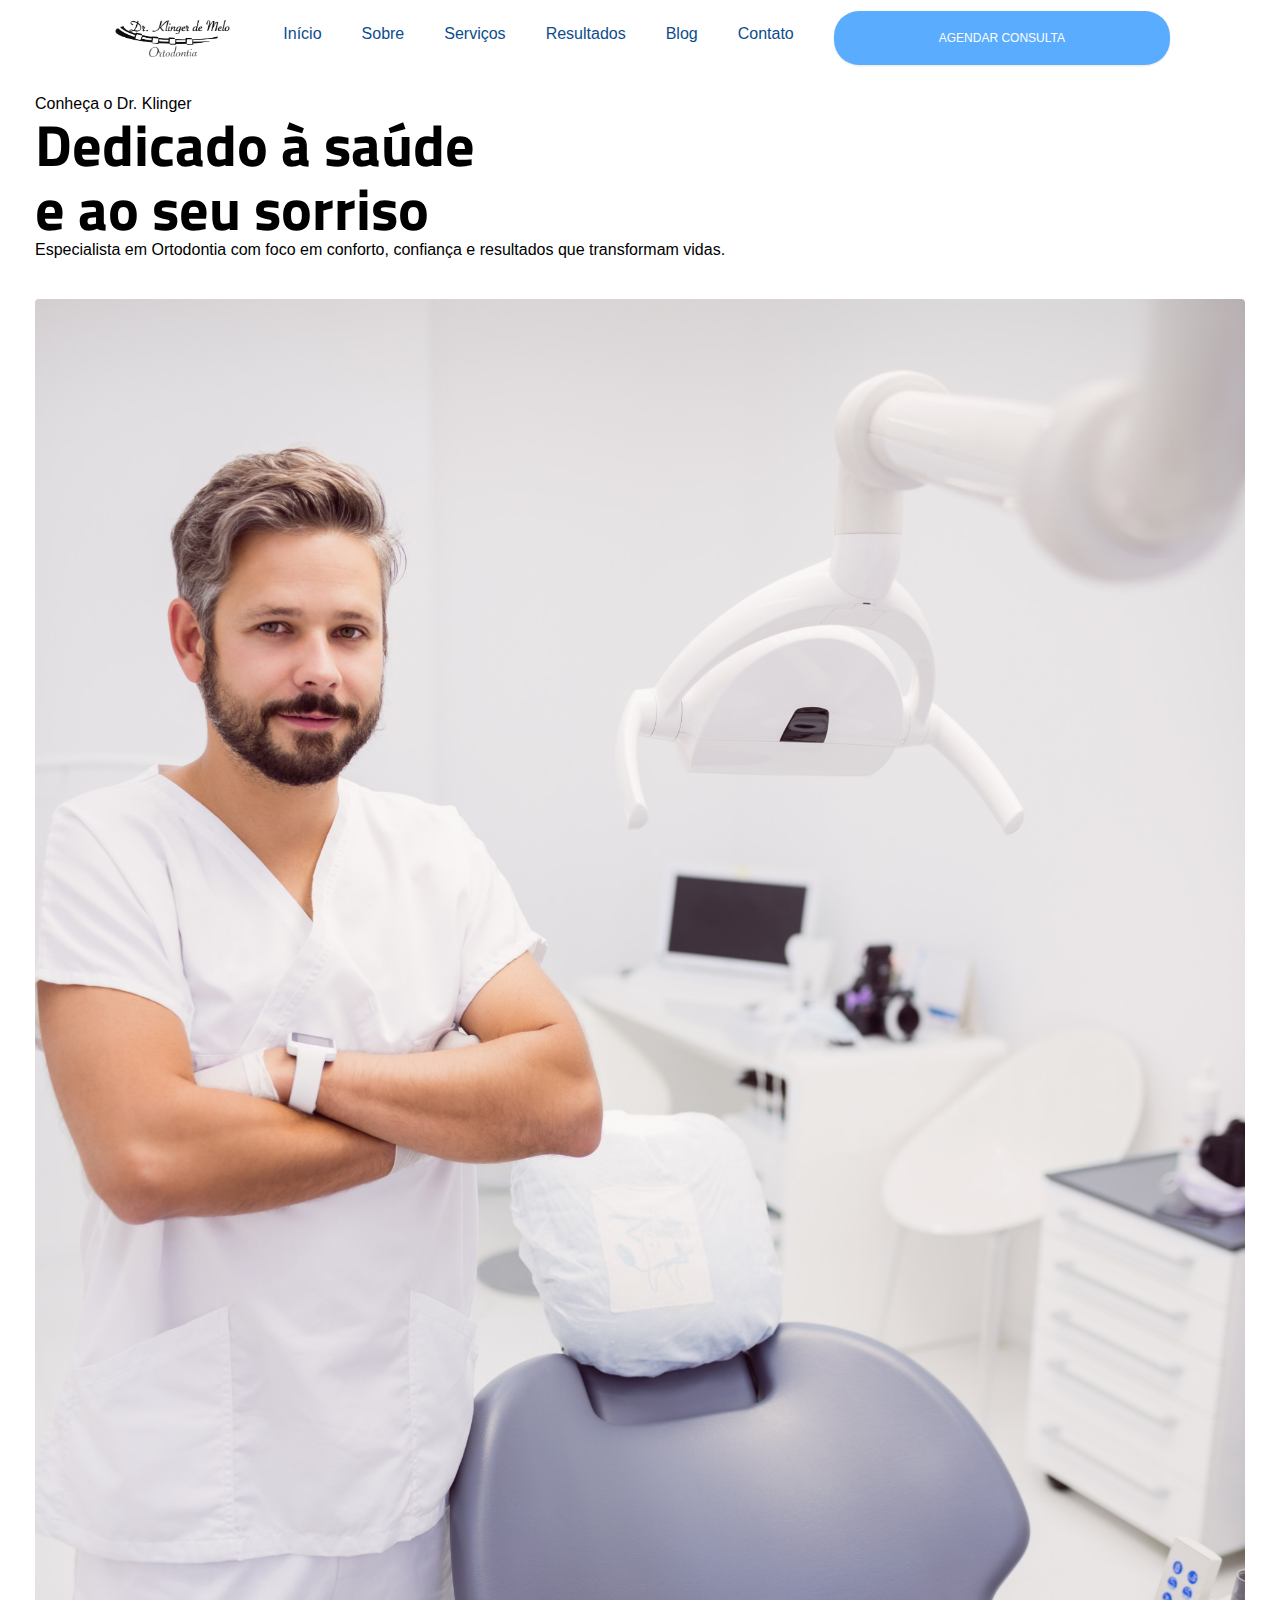
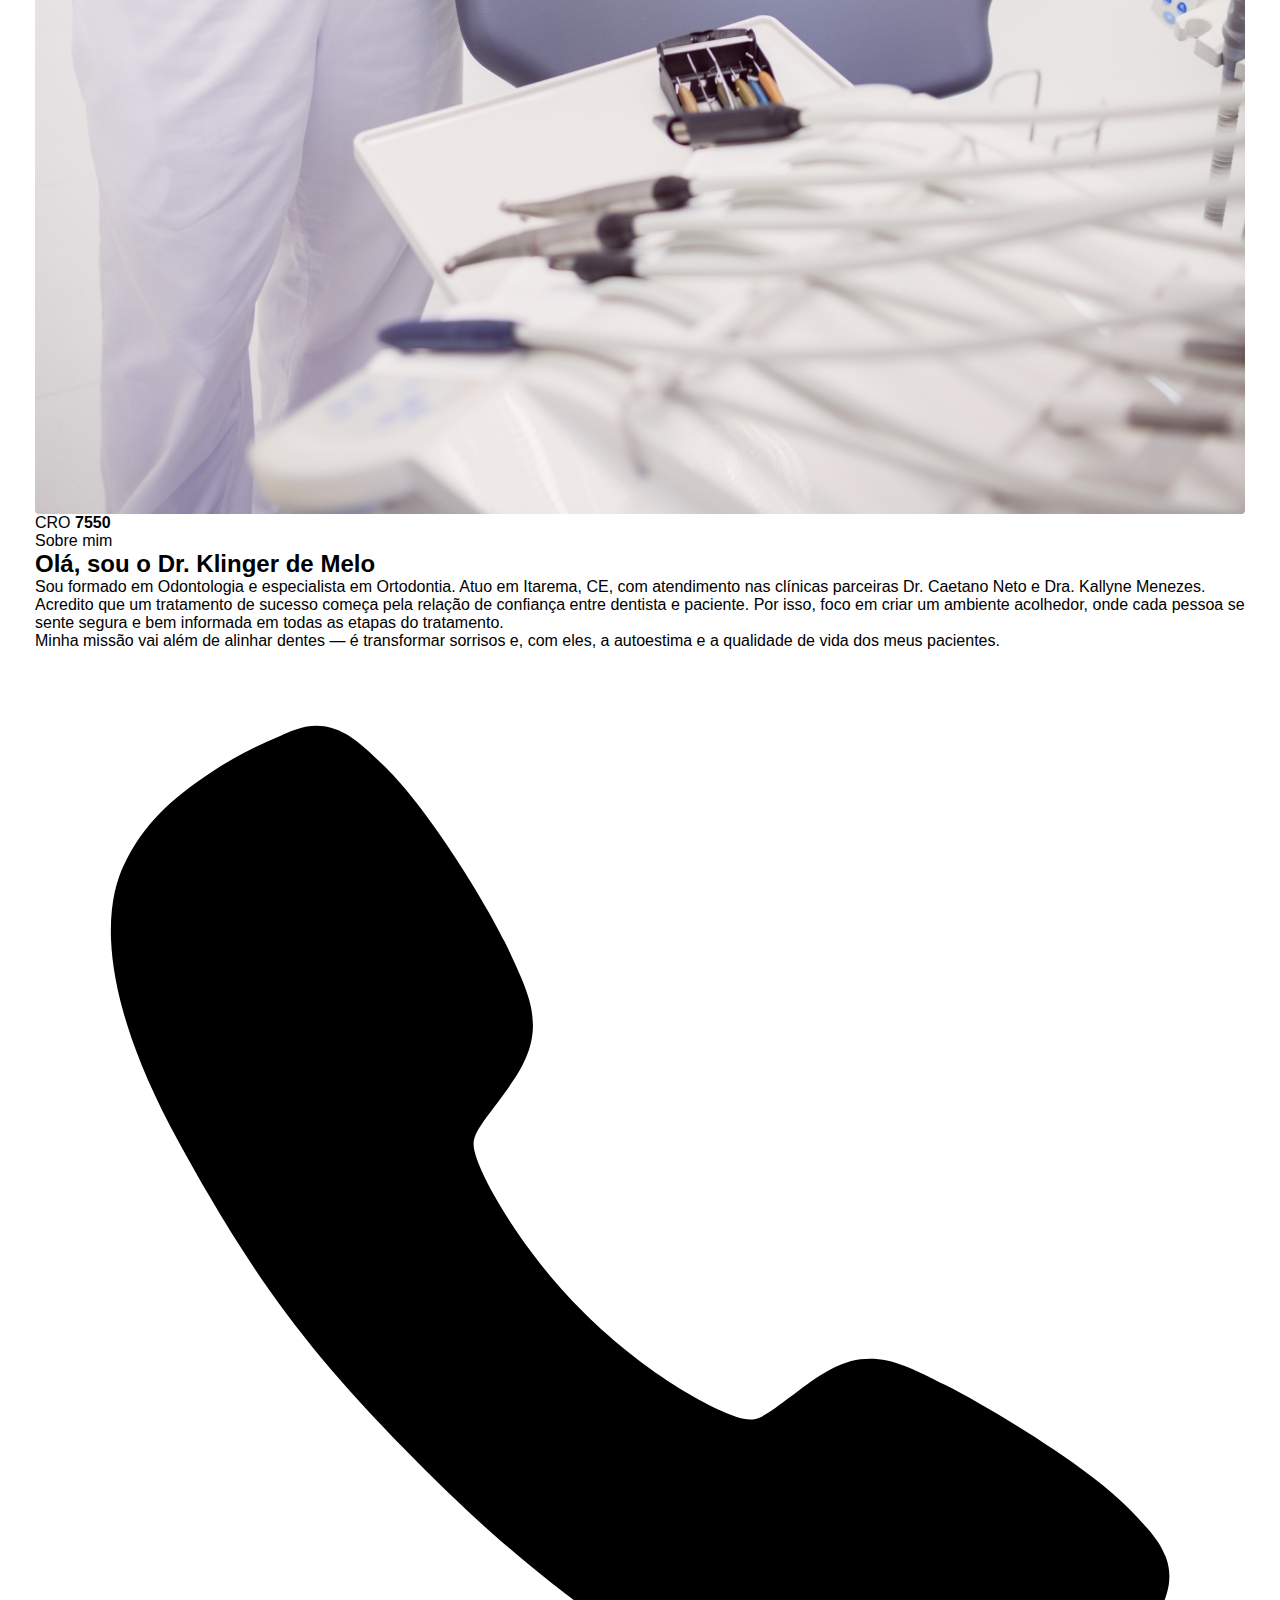
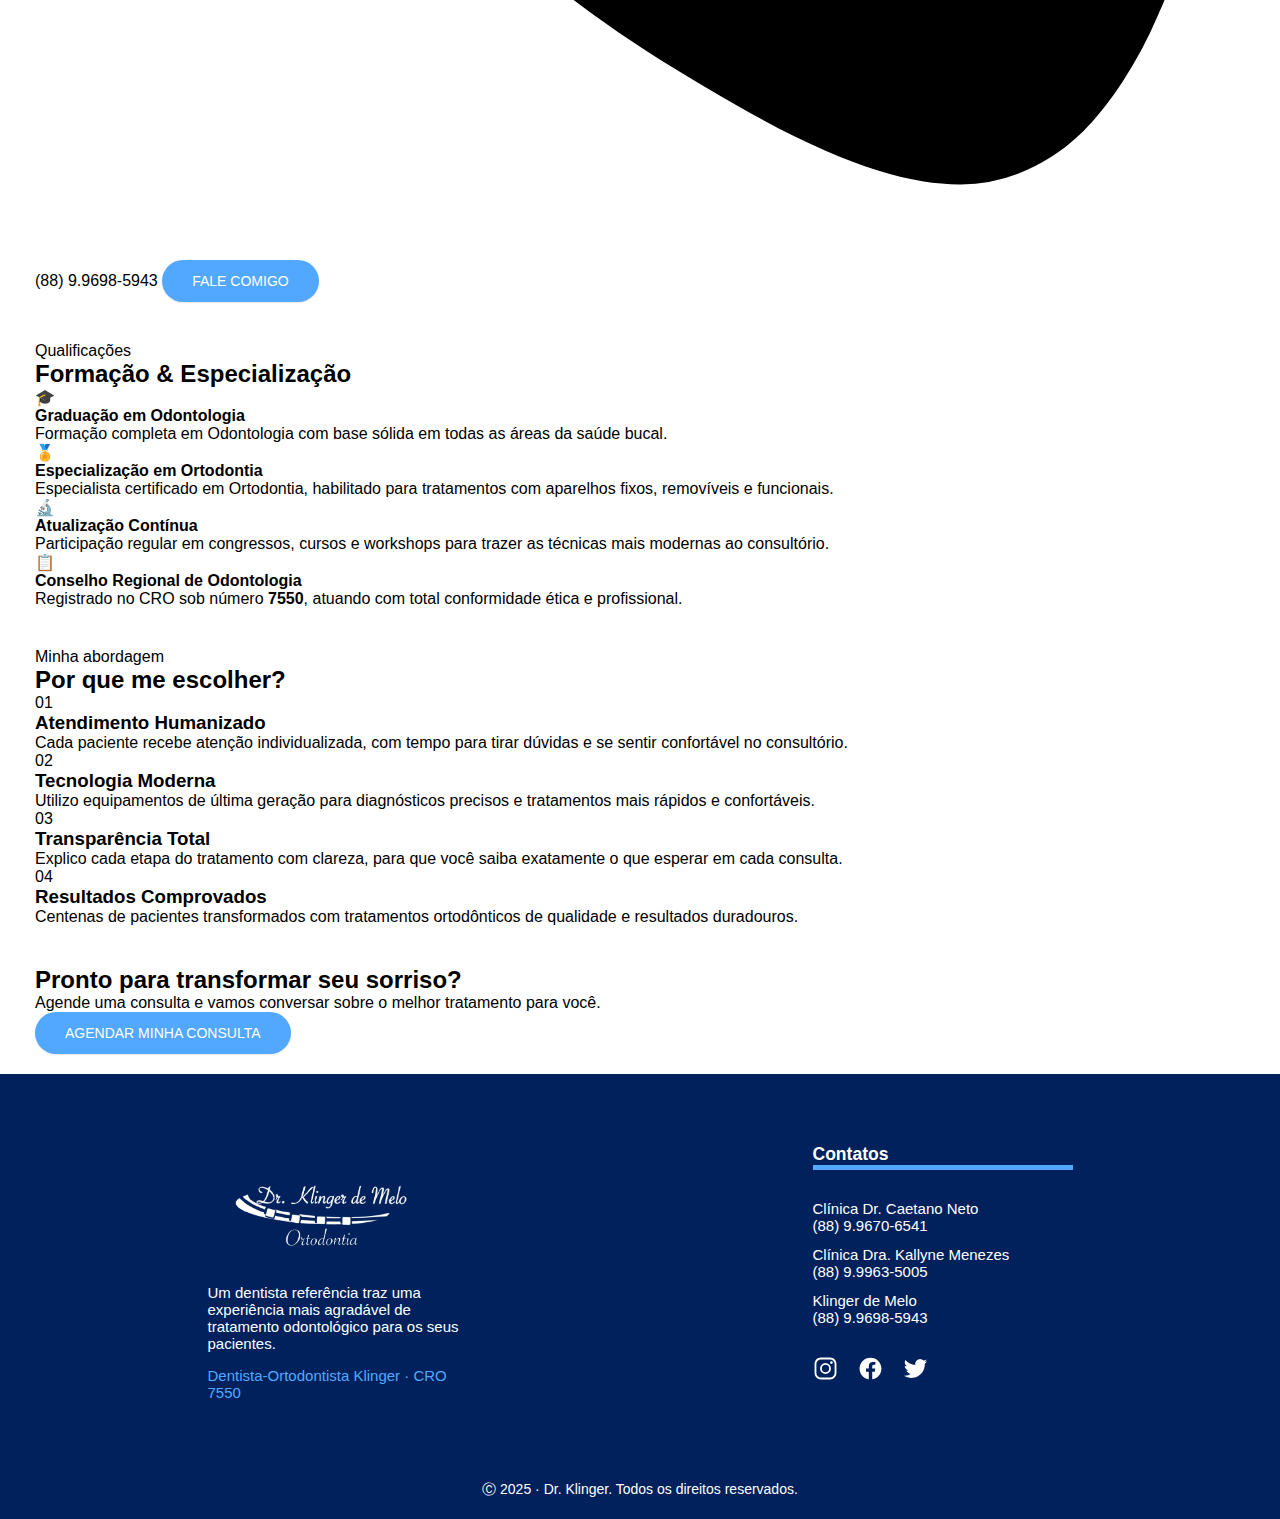
<file: sobre.html>
<!DOCTYPE html>
<html lang="pt-br" class="js">
<head>
    <meta charset="UTF-8">
    <meta name="viewport" content="width=device-width, initial-scale=1.0">
    <meta name="description" content="Conheça Dr. Klinger - Ortodontista especialista em Itarema, CE. Formação, experiência e valores profissionais.">
    <link rel="shortcut icon" href="./assets/img/favicon.svg" type="image/x-icon">
    <link href="https://cdn.jsdelivr.net/npm/bootstrap@5.0.2/dist/css/bootstrap.min.css" rel="stylesheet" integrity="sha384-EVSTQN3/azprG1Anm3QDgpJLIm9Nao0Yz1ztcQTwFspd3yD65VohhpuuCOmLASjC" crossorigin="anonymous">
    <link rel="preconnect" href="https://fonts.googleapis.com">
    <link rel="preconnect" href="https://fonts.gstatic.com" crossorigin>
    <link href="https://fonts.googleapis.com/css2?family=Inter:wght@300;400;500;600;700&family=Titillium+Web:ital,wght@0,200;0,300;0,400;0,600;0,700;1,200;1,300;1,400;1,600&display=swap" rel="stylesheet">
    <link rel="stylesheet" href="./assets/css/style.css">
    <title>Sobre | Dr. Klinger Ortodontista</title>
</head>
<body>
    <header class="header ativo" id="header-js">
        <div class="container menu" id="menu-js">
            <a href="./home.html"><img class="logo" src="./assets/img/Nova_Logo_Preta.png" alt="Logo Dr. Klinger"></a>
            <nav class="nav">
                <div class="icon">
                    <div class="linha linha1"></div>
                    <div class="linha linha2"></div>
                    <div class="linha linha3"></div>
                </div>
                <div class="lista_hamburguer">
                    <li><a class="ancora" href="./home.html">Início</a></li>
                    <li><a class="ancora" href="./sobre.html">Sobre</a></li>
                    <li><a class="ancora" href="./servicos.html">Serviços</a></li>
                    <li><a class="ancora" href="./antes-depois.html">Resultados</a></li>
                    <li><a class="ancora" href="./blog.html">Blog</a></li>
                    <li><a class="ancora" href="./contato.html">Contato</a></li>
                    <button class="js-botao botao">Agendar Consulta</button>
                </div>
                <ul>
                    <li><a class="ancora" href="./home.html">Início</a></li>
                    <li><a class="ancora" href="./sobre.html">Sobre</a></li>
                    <li><a class="ancora" href="./servicos.html">Serviços</a></li>
                    <li><a class="ancora" href="./antes-depois.html">Resultados</a></li>
                    <li><a class="ancora" href="./blog.html">Blog</a></li>
                    <li><a class="ancora" href="./contato.html">Contato</a></li>
                    <button class="js-botao botao">Agendar Consulta</button>
                </ul>
            </nav>
        </div>
    </header>

    <main>
        <!-- Hero -->
        <section class="pagina_hero">
            <div class="pagina_hero_overlay"></div>
            <div class="container pagina_hero_content">
                <span class="pagina_hero_badge">Conheça o Dr. Klinger</span>
                <h1 class="pagina_hero_titulo">Dedicado à saúde<br>e ao seu sorriso</h1>
                <p class="pagina_hero_subtitulo">Especialista em Ortodontia com foco em conforto, confiança e resultados que transformam vidas.</p>
            </div>
        </section>

        <!-- Bio principal -->
        <section class="sobre_bio">
            <div class="container sobre_bio_grid">
                <div class="sobre_bio_img_wrap">
                    <img src="./assets/img/Dentista.jpg" alt="Dr. Klinger Ortodontista">
                    <div class="sobre_bio_cro">
                        <span>CRO</span>
                        <strong>7550</strong>
                    </div>
                </div>
                <div class="sobre_bio_texto">
                    <span class="sobre_label">Sobre mim</span>
                    <h2>Olá, sou o Dr. Klinger de Melo</h2>
                    <p>Sou formado em Odontologia e especialista em Ortodontia. Atuo em Itarema, CE, com atendimento nas clínicas parceiras Dr. Caetano Neto e Dra. Kallyne Menezes.</p>
                    <p>Acredito que um tratamento de sucesso começa pela relação de confiança entre dentista e paciente. Por isso, foco em criar um ambiente acolhedor, onde cada pessoa se sente segura e bem informada em todas as etapas do tratamento.</p>
                    <p>Minha missão vai além de alinhar dentes — é transformar sorrisos e, com eles, a autoestima e a qualidade de vida dos meus pacientes.</p>
                    <div class="sobre_bio_contatos">
                        <a href="tel:+5588996985943" class="sobre_contato_item">
                            <img src="./assets/img/phone.svg" alt="">
                            <span>(88) 9.9698-5943</span>
                        </a>
                        <a href="./contato.html" class="botao">Fale Comigo</a>
                    </div>
                </div>
            </div>
        </section>

        <!-- Formação -->
        <section class="sobre_formacao">
            <div class="container">
                <div class="sobre_section_header">
                    <span class="sobre_label">Qualificações</span>
                    <h2>Formação & Especialização</h2>
                </div>
                <div class="sobre_formacao_grid">
                    <div class="sobre_formacao_card">
                        <div class="sobre_formacao_icon">🎓</div>
                        <div>
                            <h4>Graduação em Odontologia</h4>
                            <p>Formação completa em Odontologia com base sólida em todas as áreas da saúde bucal.</p>
                        </div>
                    </div>
                    <div class="sobre_formacao_card">
                        <div class="sobre_formacao_icon">🏅</div>
                        <div>
                            <h4>Especialização em Ortodontia</h4>
                            <p>Especialista certificado em Ortodontia, habilitado para tratamentos com aparelhos fixos, removíveis e funcionais.</p>
                        </div>
                    </div>
                    <div class="sobre_formacao_card">
                        <div class="sobre_formacao_icon">🔬</div>
                        <div>
                            <h4>Atualização Contínua</h4>
                            <p>Participação regular em congressos, cursos e workshops para trazer as técnicas mais modernas ao consultório.</p>
                        </div>
                    </div>
                    <div class="sobre_formacao_card">
                        <div class="sobre_formacao_icon">📋</div>
                        <div>
                            <h4>Conselho Regional de Odontologia</h4>
                            <p>Registrado no CRO sob número <strong>7550</strong>, atuando com total conformidade ética e profissional.</p>
                        </div>
                    </div>
                </div>
            </div>
        </section>

        <!-- Valores -->
        <section class="sobre_valores">
            <div class="container">
                <div class="sobre_section_header sobre_section_header--claro">
                    <span class="sobre_label sobre_label--claro">Minha abordagem</span>
                    <h2>Por que me escolher?</h2>
                </div>
                <div class="sobre_valores_grid">
                    <div class="sobre_valor_card">
                        <div class="sobre_valor_num">01</div>
                        <h3>Atendimento Humanizado</h3>
                        <p>Cada paciente recebe atenção individualizada, com tempo para tirar dúvidas e se sentir confortável no consultório.</p>
                    </div>
                    <div class="sobre_valor_card">
                        <div class="sobre_valor_num">02</div>
                        <h3>Tecnologia Moderna</h3>
                        <p>Utilizo equipamentos de última geração para diagnósticos precisos e tratamentos mais rápidos e confortáveis.</p>
                    </div>
                    <div class="sobre_valor_card">
                        <div class="sobre_valor_num">03</div>
                        <h3>Transparência Total</h3>
                        <p>Explico cada etapa do tratamento com clareza, para que você saiba exatamente o que esperar em cada consulta.</p>
                    </div>
                    <div class="sobre_valor_card">
                        <div class="sobre_valor_num">04</div>
                        <h3>Resultados Comprovados</h3>
                        <p>Centenas de pacientes transformados com tratamentos ortodônticos de qualidade e resultados duradouros.</p>
                    </div>
                </div>
            </div>
        </section>

        <!-- CTA -->
        <section class="sobre_cta">
            <div class="container">
                <h2>Pronto para transformar seu sorriso?</h2>
                <p>Agende uma consulta e vamos conversar sobre o melhor tratamento para você.</p>
                <button class="js-botao botao">Agendar Minha Consulta</button>
            </div>
        </section>
    </main>

    <footer>
        <div class="container">
            <div class="footer_div">
                <img class="footer_logo" src="./assets/img/Nova_Logo_Branca.png" alt="Logo Dr. Klinger">
                <p class="footer_texto">Um dentista referência traz uma experiência mais agradável de tratamento odontológico para os seus pacientes.</p>
                <p class="footer_texto_info">Dentista-Ortodontista Klinger · CRO 7550</p>
            </div>
            <div class="footer_div">
                <h3>Contatos</h3>
                <p>Clínica Dr. Caetano Neto<br/>(88) 9.9670-6541</p>
                <p style="margin: 12px 0;">Clínica Dra. Kallyne Menezes<br/>(88) 9.9963-5005</p>
                <p>Klinger de Melo<br/>(88) 9.9698-5943</p>
                <div class="redes">
                    <a href="#"><img src="./assets/img/instagram.svg" alt="Instagram"></a>
                    <a href="#"><img src="./assets/img/facebook.svg" alt="Facebook"></a>
                    <a href="#"><img src="./assets/img/twitter.svg" alt="Twitter"></a>
                </div>
            </div>
        </div>
        <p class="copyright">&#9400; 2025 · Dr. Klinger. Todos os direitos reservados.</p>
    </footer>

    <script src="https://cdn.jsdelivr.net/npm/bootstrap@5.0.2/dist/js/bootstrap.bundle.min.js" integrity="sha384-MrcW6ZMFYlzcLA8Nl+NtUVF0sA7MsXsP1UyJoMp4YLEuNSfAP+JcXn/tWtIaxVXM" crossorigin="anonymous"></script>
    <script src="./assets/js/script.js"></script>
</body>
</html>
</file>
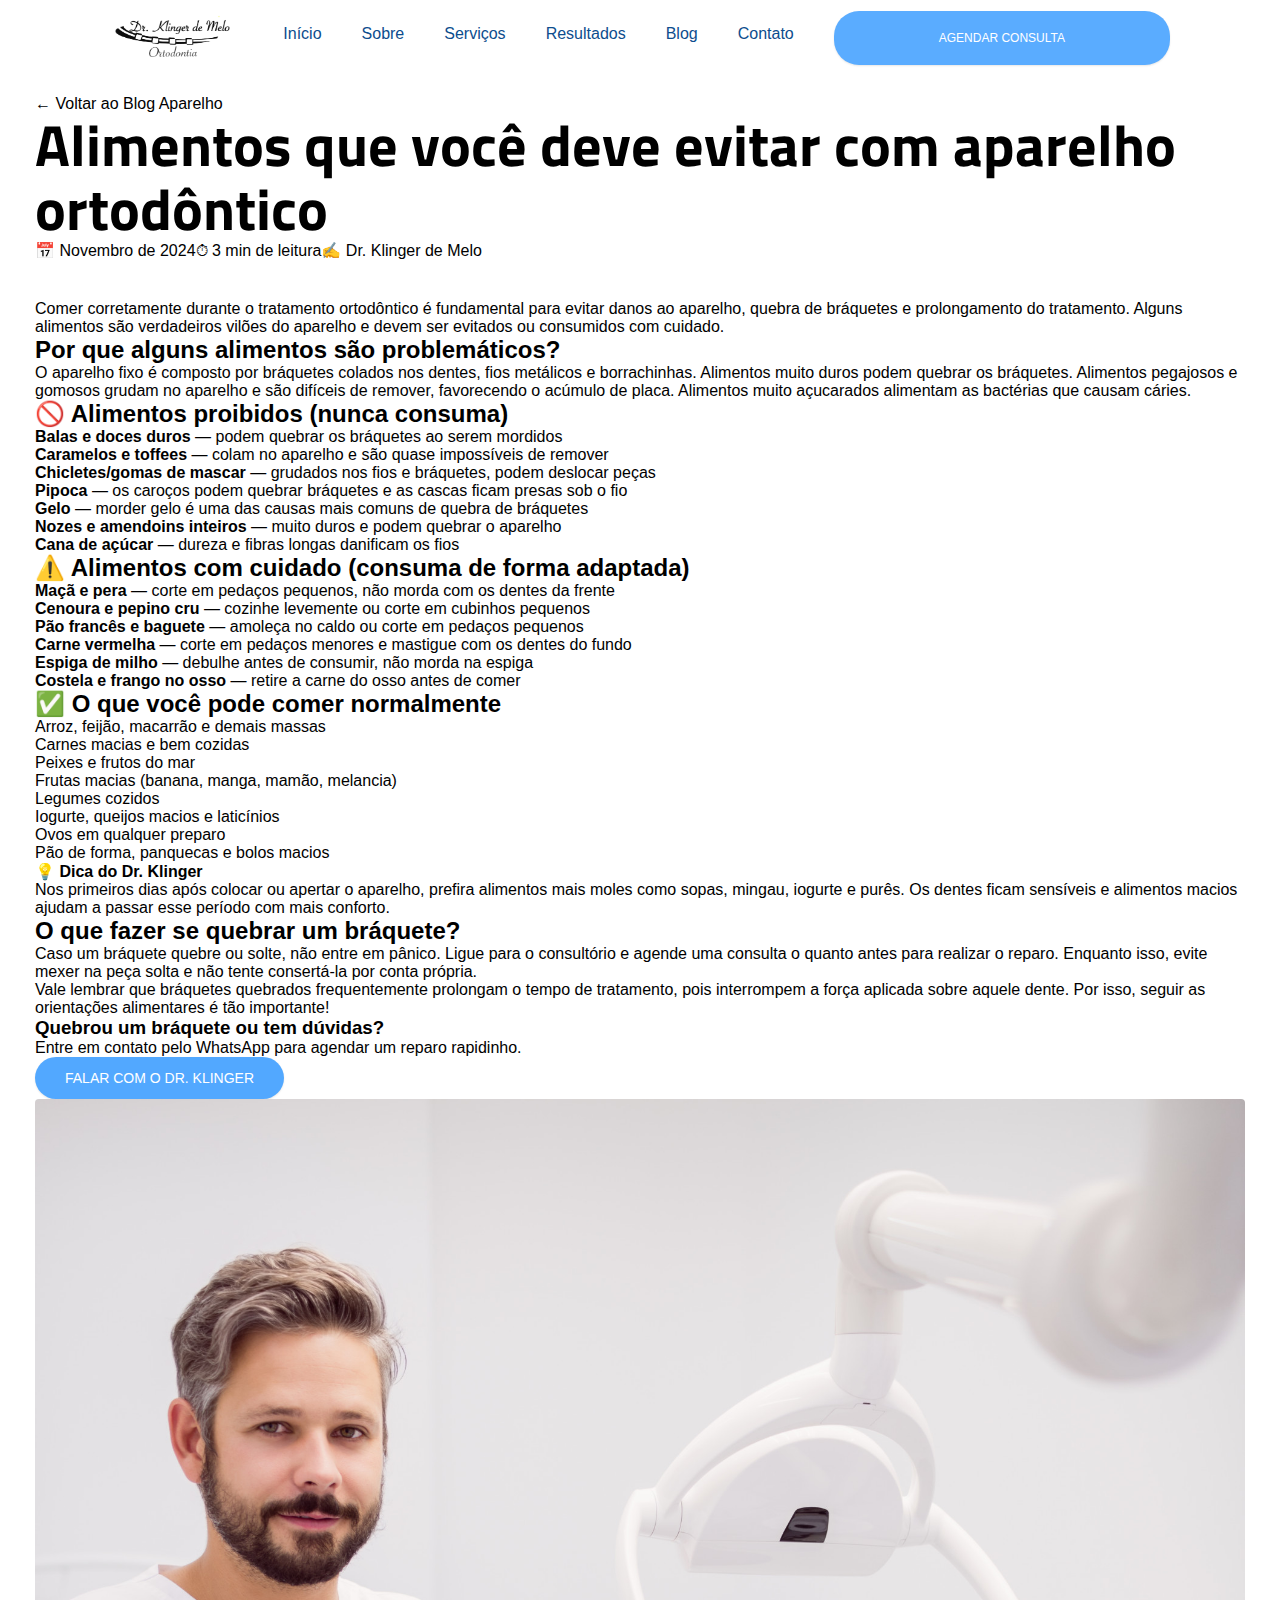
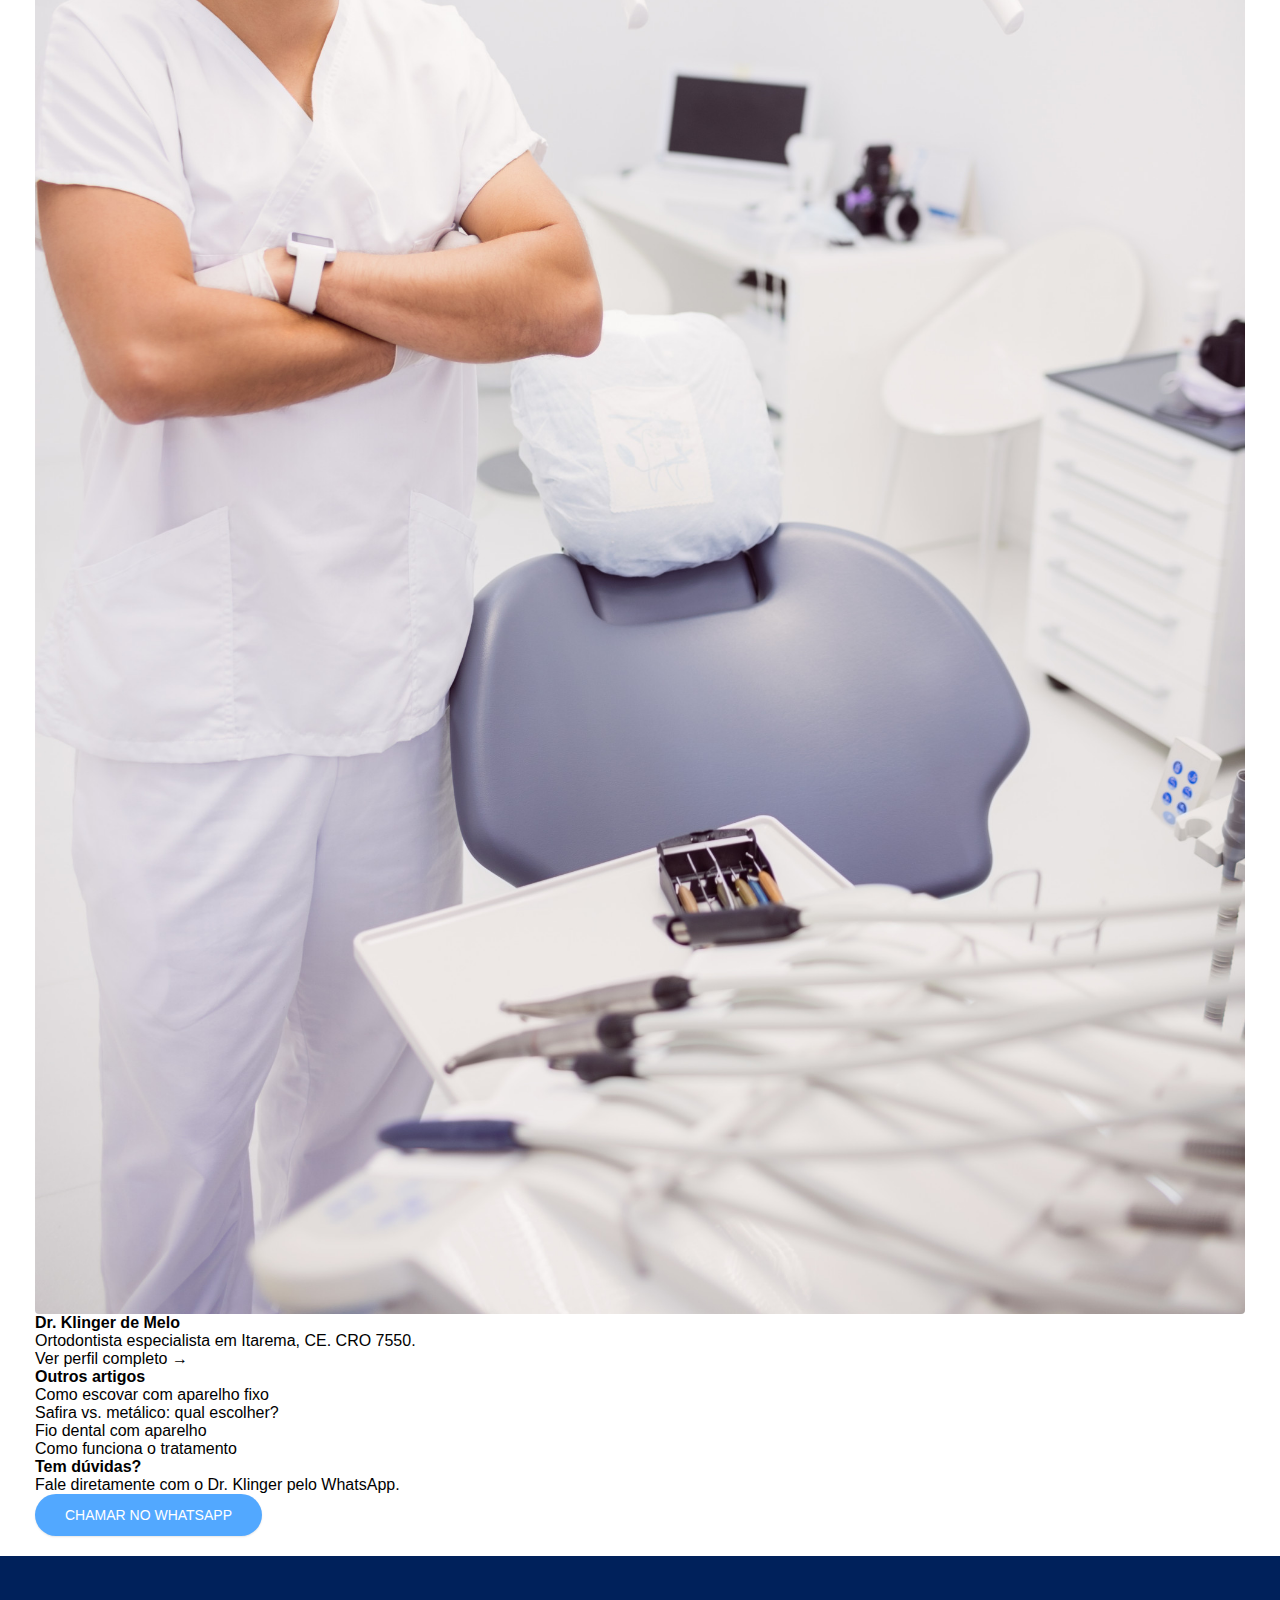
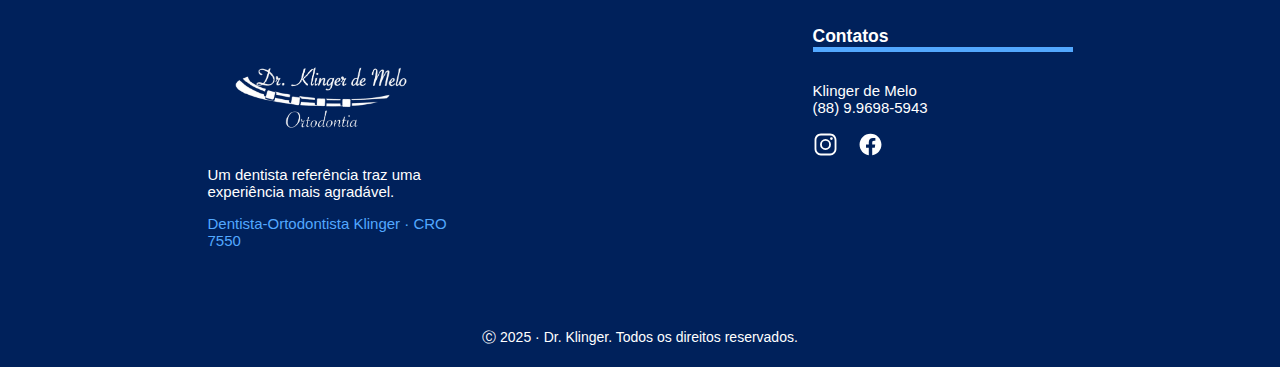
<file: artigos/alimentos-aparelho.html>
<!DOCTYPE html>
<html lang="pt-br" class="js">
<head>
    <meta charset="UTF-8"><meta name="viewport" content="width=device-width, initial-scale=1.0">
    <link rel="shortcut icon" href="../assets/img/favicon.svg" type="image/x-icon">
    <link href="https://cdn.jsdelivr.net/npm/bootstrap@5.0.2/dist/css/bootstrap.min.css" rel="stylesheet" integrity="sha384-EVSTQN3/azprG1Anm3QDgpJLIm9Nao0Yz1ztcQTwFspd3yD65VohhpuuCOmLASjC" crossorigin="anonymous">
    <link rel="preconnect" href="https://fonts.googleapis.com"><link rel="preconnect" href="https://fonts.gstatic.com" crossorigin>
    <link href="https://fonts.googleapis.com/css2?family=Inter:wght@300;400;500;600;700&family=Titillium+Web:ital,wght@0,200;0,300;0,400;0,600;0,700;1,200;1,300;1,400;1,600&display=swap" rel="stylesheet">
    <link rel="stylesheet" href="../assets/css/style.css">
    <title>Alimentos para evitar com aparelho | Dr. Klinger</title>
</head>
<body>
    <header class="header ativo" id="header-js">
        <div class="container menu">
            <a href="../home.html"><img class="logo" src="../assets/img/Nova_Logo_Preta.png" alt="Logo"></a>
            <nav class="nav">
                <div class="icon"><div class="linha linha1"></div><div class="linha linha2"></div><div class="linha linha3"></div></div>
                <div class="lista_hamburguer">
                    <li><a class="ancora" href="../home.html">Início</a></li><li><a class="ancora" href="../sobre.html">Sobre</a></li>
                    <li><a class="ancora" href="../servicos.html">Serviços</a></li><li><a class="ancora" href="../antes-depois.html">Resultados</a></li>
                    <li><a class="ancora" href="../blog.html">Blog</a></li><li><a class="ancora" href="../contato.html">Contato</a></li>
                    <button class="js-botao botao">Agendar Consulta</button>
                </div>
                <ul>
                    <li><a class="ancora" href="../home.html">Início</a></li><li><a class="ancora" href="../sobre.html">Sobre</a></li>
                    <li><a class="ancora" href="../servicos.html">Serviços</a></li><li><a class="ancora" href="../antes-depois.html">Resultados</a></li>
                    <li><a class="ancora" href="../blog.html">Blog</a></li><li><a class="ancora" href="../contato.html">Contato</a></li>
                    <button class="js-botao botao">Agendar Consulta</button>
                </ul>
            </nav>
        </div>
    </header>
    <main>
        <article class="artigo_page">
            <div class="artigo_hero artigo_hero--aparelho">
                <div class="container artigo_hero_content">
                    <a href="../blog.html" class="artigo_voltar">← Voltar ao Blog</a>
                    <span class="artigo_categoria_badge">Aparelho</span>
                    <h1>Alimentos que você deve evitar com aparelho ortodôntico</h1>
                    <div class="artigo_meta">
                        <span>📅 Novembro de 2024</span><span>⏱ 3 min de leitura</span><span>✍️ Dr. Klinger de Melo</span>
                    </div>
                </div>
            </div>
            <div class="container artigo_layout">
                <div class="artigo_conteudo">
                    <p class="artigo_intro">Comer corretamente durante o tratamento ortodôntico é fundamental para evitar danos ao aparelho, quebra de bráquetes e prolongamento do tratamento. Alguns alimentos são verdadeiros vilões do aparelho e devem ser evitados ou consumidos com cuidado.</p>

                    <h2>Por que alguns alimentos são problemáticos?</h2>
                    <p>O aparelho fixo é composto por bráquetes colados nos dentes, fios metálicos e borrachinhas. Alimentos muito duros podem quebrar os bráquetes. Alimentos pegajosos e gomosos grudam no aparelho e são difíceis de remover, favorecendo o acúmulo de placa. Alimentos muito açucarados alimentam as bactérias que causam cáries.</p>

                    <h2>🚫 Alimentos proibidos (nunca consuma)</h2>
                    <div class="artigo_lista_vermelho">
                        <ul>
                            <li><strong>Balas e doces duros</strong> — podem quebrar os bráquetes ao serem mordidos</li>
                            <li><strong>Caramelos e toffees</strong> — colam no aparelho e são quase impossíveis de remover</li>
                            <li><strong>Chicletes/gomas de mascar</strong> — grudados nos fios e bráquetes, podem deslocar peças</li>
                            <li><strong>Pipoca</strong> — os caroços podem quebrar bráquetes e as cascas ficam presas sob o fio</li>
                            <li><strong>Gelo</strong> — morder gelo é uma das causas mais comuns de quebra de bráquetes</li>
                            <li><strong>Nozes e amendoins inteiros</strong> — muito duros e podem quebrar o aparelho</li>
                            <li><strong>Cana de açúcar</strong> — dureza e fibras longas danificam os fios</li>
                        </ul>
                    </div>

                    <h2>⚠️ Alimentos com cuidado (consuma de forma adaptada)</h2>
                    <ul>
                        <li><strong>Maçã e pera</strong> — corte em pedaços pequenos, não morda com os dentes da frente</li>
                        <li><strong>Cenoura e pepino cru</strong> — cozinhe levemente ou corte em cubinhos pequenos</li>
                        <li><strong>Pão francês e baguete</strong> — amoleça no caldo ou corte em pedaços pequenos</li>
                        <li><strong>Carne vermelha</strong> — corte em pedaços menores e mastigue com os dentes do fundo</li>
                        <li><strong>Espiga de milho</strong> — debulhe antes de consumir, não morda na espiga</li>
                        <li><strong>Costela e frango no osso</strong> — retire a carne do osso antes de comer</li>
                    </ul>

                    <h2>✅ O que você pode comer normalmente</h2>
                    <ul>
                        <li>Arroz, feijão, macarrão e demais massas</li>
                        <li>Carnes macias e bem cozidas</li>
                        <li>Peixes e frutos do mar</li>
                        <li>Frutas macias (banana, manga, mamão, melancia)</li>
                        <li>Legumes cozidos</li>
                        <li>Iogurte, queijos macios e laticínios</li>
                        <li>Ovos em qualquer preparo</li>
                        <li>Pão de forma, panquecas e bolos macios</li>
                    </ul>

                    <div class="artigo_destaque_box">
                        <h4>💡 Dica do Dr. Klinger</h4>
                        <p>Nos primeiros dias após colocar ou apertar o aparelho, prefira alimentos mais moles como sopas, mingau, iogurte e purês. Os dentes ficam sensíveis e alimentos macios ajudam a passar esse período com mais conforto.</p>
                    </div>

                    <h2>O que fazer se quebrar um bráquete?</h2>
                    <p>Caso um bráquete quebre ou solte, não entre em pânico. Ligue para o consultório e agende uma consulta o quanto antes para realizar o reparo. Enquanto isso, evite mexer na peça solta e não tente consertá-la por conta própria.</p>
                    <p>Vale lembrar que bráquetes quebrados frequentemente prolongam o tempo de tratamento, pois interrompem a força aplicada sobre aquele dente. Por isso, seguir as orientações alimentares é tão importante!</p>

                    <div class="artigo_cta_inline">
                        <h3>Quebrou um bráquete ou tem dúvidas?</h3>
                        <p>Entre em contato pelo WhatsApp para agendar um reparo rapidinho.</p>
                        <button class="js-botao botao">Falar com o Dr. Klinger</button>
                    </div>
                </div>
                <aside class="artigo_sidebar">
                    <div class="artigo_sidebar_card">
                        <img src="../assets/img/Dentista.jpg" alt="Dr. Klinger" class="artigo_autor_foto">
                        <h4>Dr. Klinger de Melo</h4>
                        <p>Ortodontista especialista em Itarema, CE. CRO 7550.</p>
                        <a href="../sobre.html" class="artigo_sidebar_link">Ver perfil completo →</a>
                    </div>
                    <div class="artigo_sidebar_card">
                        <h4>Outros artigos</h4>
                        <ul class="artigo_relacionados">
                            <li><a href="escovacao-aparelho.html">Como escovar com aparelho fixo</a></li>
                            <li><a href="safira-vs-metalico.html">Safira vs. metálico: qual escolher?</a></li>
                            <li><a href="fio-dental-aparelho.html">Fio dental com aparelho</a></li>
                            <li><a href="tratamento-ortodontico.html">Como funciona o tratamento</a></li>
                        </ul>
                    </div>
                    <div class="artigo_sidebar_card artigo_sidebar_cta">
                        <h4>Tem dúvidas?</h4>
                        <p>Fale diretamente com o Dr. Klinger pelo WhatsApp.</p>
                        <button class="js-botao botao">Chamar no WhatsApp</button>
                    </div>
                </aside>
            </div>
        </article>
    </main>
    <footer><div class="container"><div class="footer_div"><img class="footer_logo" src="../assets/img/Nova_Logo_Branca.png" alt="Logo"><p class="footer_texto">Um dentista referência traz uma experiência mais agradável.</p><p class="footer_texto_info">Dentista-Ortodontista Klinger · CRO 7550</p></div><div class="footer_div"><h3>Contatos</h3><p>Klinger de Melo<br/>(88) 9.9698-5943</p><div class="redes" style="margin-top:16px;"><a href="#"><img src="../assets/img/instagram.svg" alt="Instagram"></a><a href="#"><img src="../assets/img/facebook.svg" alt="Facebook"></a></div></div></div><p class="copyright">&#9400; 2025 · Dr. Klinger. Todos os direitos reservados.</p></footer>
    <script src="https://cdn.jsdelivr.net/npm/bootstrap@5.0.2/dist/js/bootstrap.bundle.min.js" integrity="sha384-MrcW6ZMFYlzcLA8Nl+NtUVF0sA7MsXsP1UyJoMp4YLEuNSfAP+JcXn/tWtIaxVXM" crossorigin="anonymous"></script>
    <script src="../assets/js/script.js"></script>
</body>
</html>
</file>
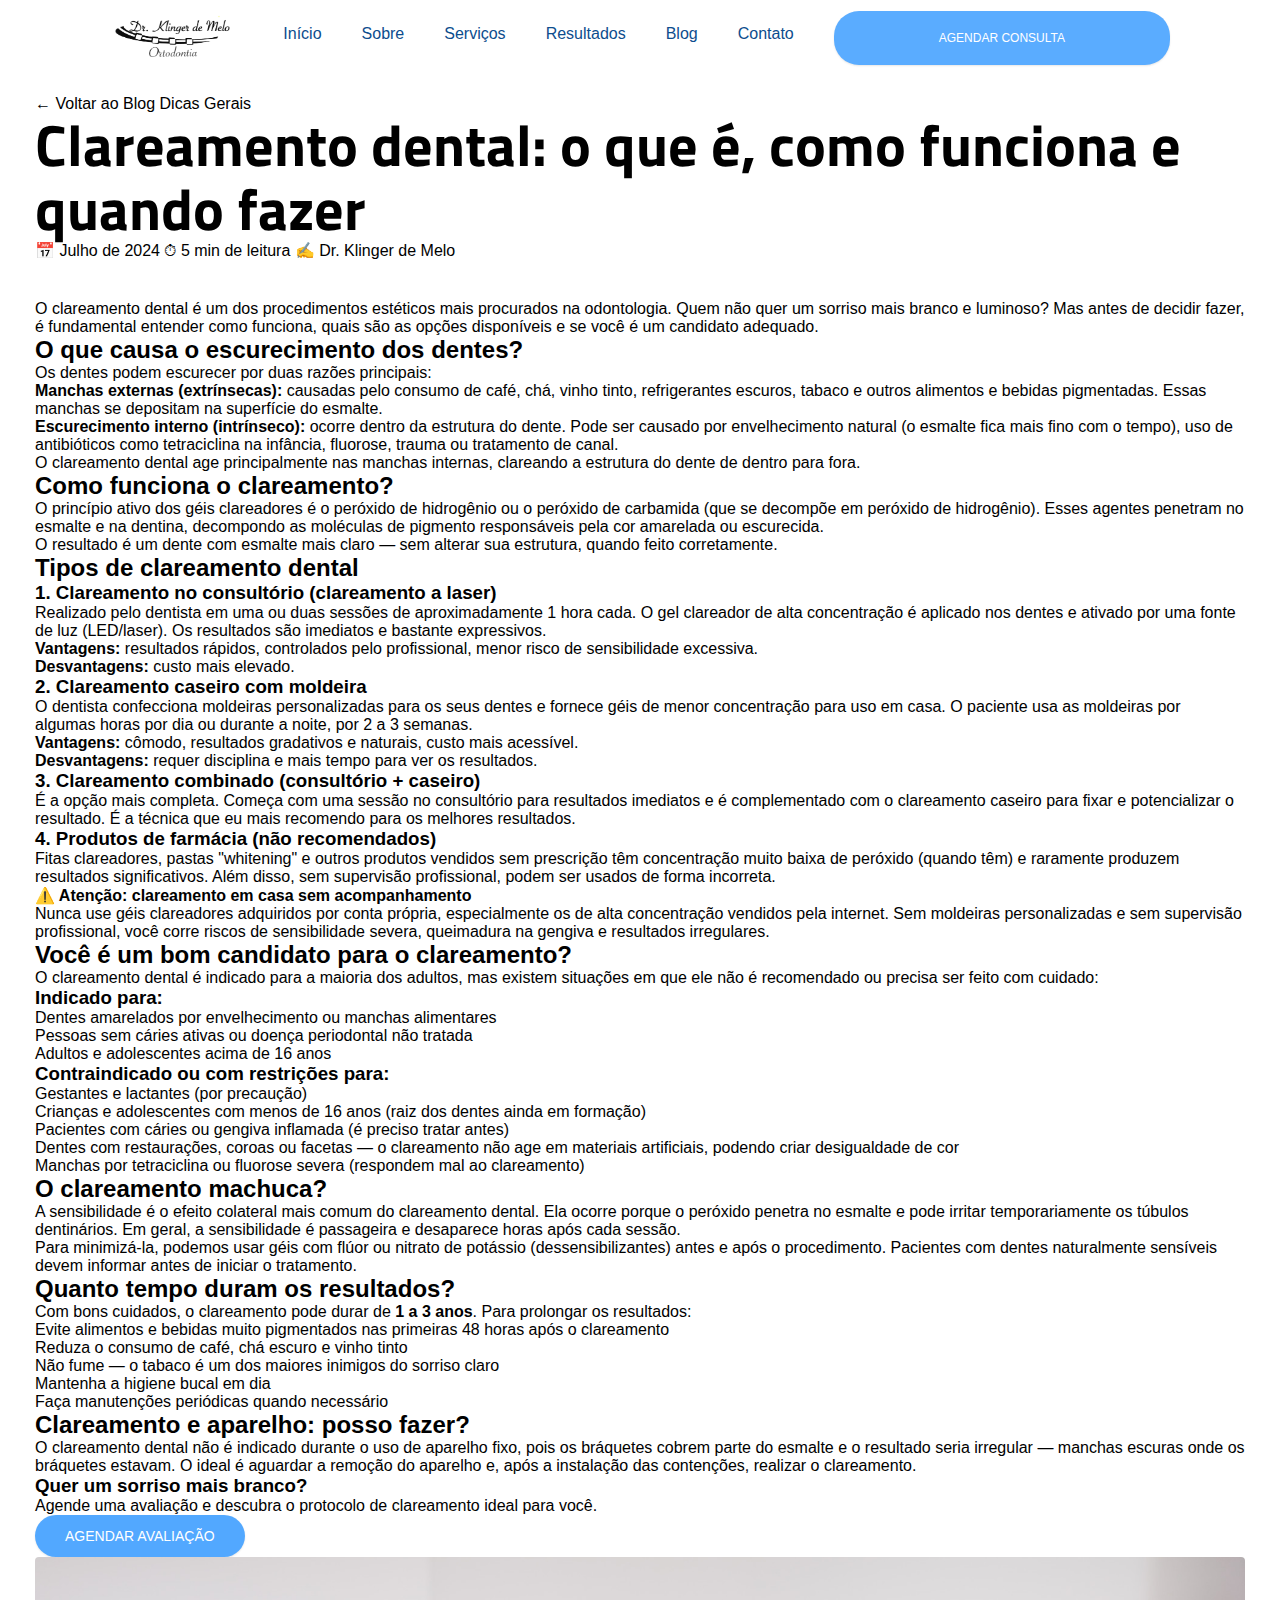
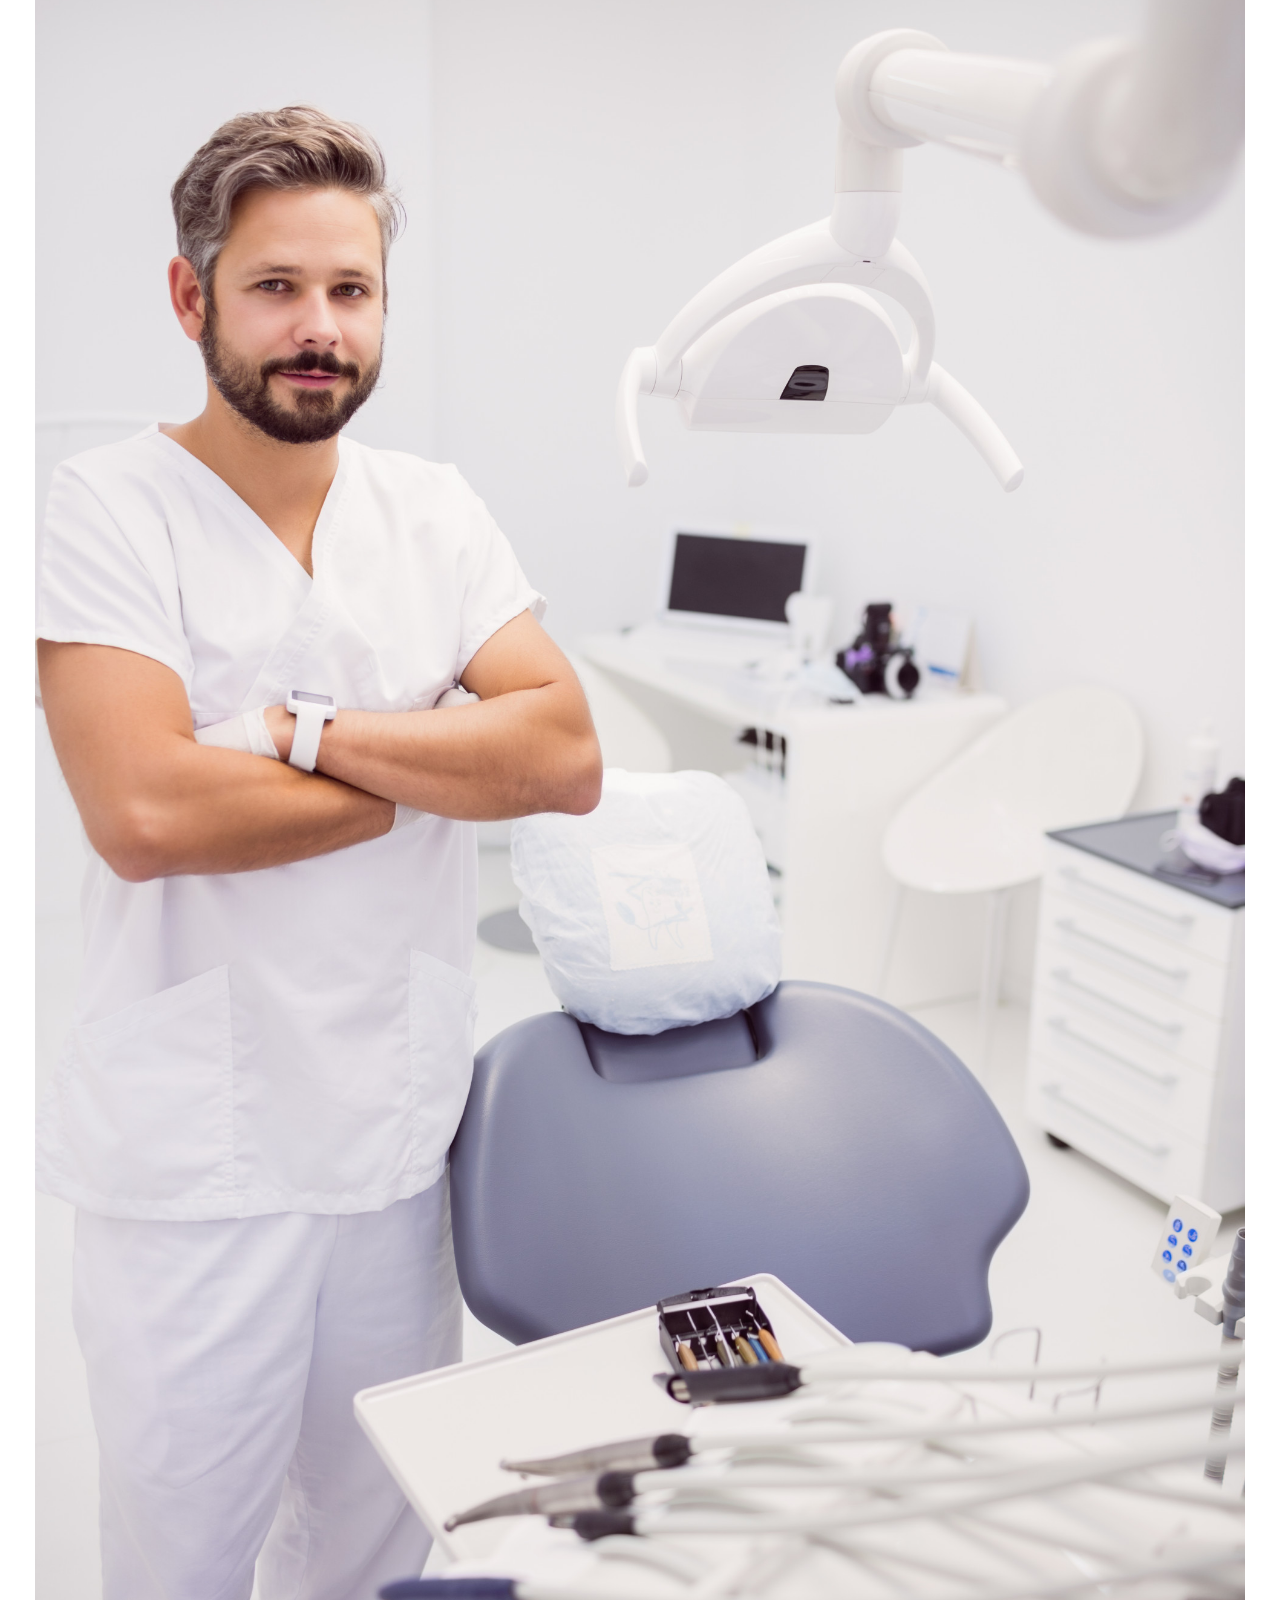
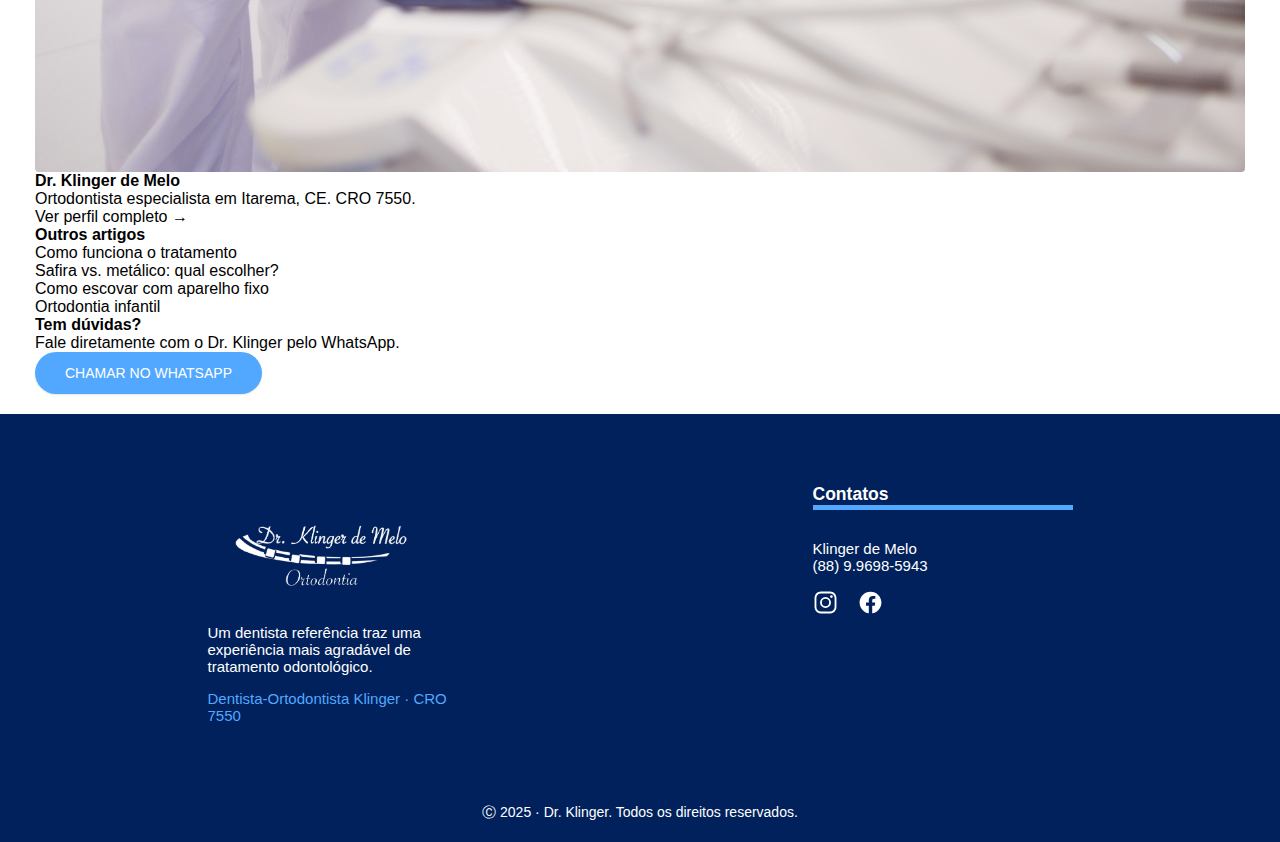
<file: artigos/clareamento-dental.html>
<!DOCTYPE html>
<html lang="pt-br" class="js">
<head>
    <meta charset="UTF-8">
    <meta name="viewport" content="width=device-width, initial-scale=1.0">
    <link rel="shortcut icon" href="../assets/img/favicon.svg" type="image/x-icon">
    <link href="https://cdn.jsdelivr.net/npm/bootstrap@5.0.2/dist/css/bootstrap.min.css" rel="stylesheet" integrity="sha384-EVSTQN3/azprG1Anm3QDgpJLIm9Nao0Yz1ztcQTwFspd3yD65VohhpuuCOmLASjC" crossorigin="anonymous">
    <link rel="preconnect" href="https://fonts.googleapis.com">
    <link rel="preconnect" href="https://fonts.gstatic.com" crossorigin>
    <link href="https://fonts.googleapis.com/css2?family=Inter:wght@300;400;500;600;700&family=Titillium+Web:ital,wght@0,200;0,300;0,400;0,600;0,700;1,200;1,300;1,400;1,600&display=swap" rel="stylesheet">
    <link rel="stylesheet" href="../assets/css/style.css">
    <title>Clareamento dental: o que é e como funciona | Dr. Klinger</title>
</head>
<body>
    <header class="header ativo" id="header-js">
        <div class="container menu">
            <a href="../home.html"><img class="logo" src="../assets/img/Nova_Logo_Preta.png" alt="Logo Dr. Klinger"></a>
            <nav class="nav">
                <div class="icon"><div class="linha linha1"></div><div class="linha linha2"></div><div class="linha linha3"></div></div>
                <div class="lista_hamburguer">
                    <li><a class="ancora" href="../home.html">Início</a></li>
                    <li><a class="ancora" href="../sobre.html">Sobre</a></li>
                    <li><a class="ancora" href="../servicos.html">Serviços</a></li>
                    <li><a class="ancora" href="../antes-depois.html">Resultados</a></li>
                    <li><a class="ancora" href="../blog.html">Blog</a></li>
                    <li><a class="ancora" href="../contato.html">Contato</a></li>
                    <button class="js-botao botao">Agendar Consulta</button>
                </div>
                <ul>
                    <li><a class="ancora" href="../home.html">Início</a></li>
                    <li><a class="ancora" href="../sobre.html">Sobre</a></li>
                    <li><a class="ancora" href="../servicos.html">Serviços</a></li>
                    <li><a class="ancora" href="../antes-depois.html">Resultados</a></li>
                    <li><a class="ancora" href="../blog.html">Blog</a></li>
                    <li><a class="ancora" href="../contato.html">Contato</a></li>
                    <button class="js-botao botao">Agendar Consulta</button>
                </ul>
            </nav>
        </div>
    </header>

    <main>
        <article class="artigo_page">
            <div class="artigo_hero artigo_hero--dicas">
                <div class="container artigo_hero_content">
                    <a href="../blog.html" class="artigo_voltar">← Voltar ao Blog</a>
                    <span class="artigo_categoria_badge">Dicas Gerais</span>
                    <h1>Clareamento dental: o que é, como funciona e quando fazer</h1>
                    <div class="artigo_meta">
                        <span>📅 Julho de 2024</span>
                        <span>⏱ 5 min de leitura</span>
                        <span>✍️ Dr. Klinger de Melo</span>
                    </div>
                </div>
            </div>

            <div class="container artigo_layout">
                <div class="artigo_conteudo">
                    <p class="artigo_intro">O clareamento dental é um dos procedimentos estéticos mais procurados na odontologia. Quem não quer um sorriso mais branco e luminoso? Mas antes de decidir fazer, é fundamental entender como funciona, quais são as opções disponíveis e se você é um candidato adequado.</p>

                    <h2>O que causa o escurecimento dos dentes?</h2>
                    <p>Os dentes podem escurecer por duas razões principais:</p>
                    <ul>
                        <li><strong>Manchas externas (extrínsecas):</strong> causadas pelo consumo de café, chá, vinho tinto, refrigerantes escuros, tabaco e outros alimentos e bebidas pigmentadas. Essas manchas se depositam na superfície do esmalte.</li>
                        <li><strong>Escurecimento interno (intrínseco):</strong> ocorre dentro da estrutura do dente. Pode ser causado por envelhecimento natural (o esmalte fica mais fino com o tempo), uso de antibióticos como tetraciclina na infância, fluorose, trauma ou tratamento de canal.</li>
                    </ul>
                    <p>O clareamento dental age principalmente nas manchas internas, clareando a estrutura do dente de dentro para fora.</p>

                    <h2>Como funciona o clareamento?</h2>
                    <p>O princípio ativo dos géis clareadores é o peróxido de hidrogênio ou o peróxido de carbamida (que se decompõe em peróxido de hidrogênio). Esses agentes penetram no esmalte e na dentina, decompondo as moléculas de pigmento responsáveis pela cor amarelada ou escurecida.</p>
                    <p>O resultado é um dente com esmalte mais claro — sem alterar sua estrutura, quando feito corretamente.</p>

                    <h2>Tipos de clareamento dental</h2>

                    <h3>1. Clareamento no consultório (clareamento a laser)</h3>
                    <p>Realizado pelo dentista em uma ou duas sessões de aproximadamente 1 hora cada. O gel clareador de alta concentração é aplicado nos dentes e ativado por uma fonte de luz (LED/laser). Os resultados são imediatos e bastante expressivos.</p>
                    <p><strong>Vantagens:</strong> resultados rápidos, controlados pelo profissional, menor risco de sensibilidade excessiva.<br>
                    <strong>Desvantagens:</strong> custo mais elevado.</p>

                    <h3>2. Clareamento caseiro com moldeira</h3>
                    <p>O dentista confecciona moldeiras personalizadas para os seus dentes e fornece géis de menor concentração para uso em casa. O paciente usa as moldeiras por algumas horas por dia ou durante a noite, por 2 a 3 semanas.</p>
                    <p><strong>Vantagens:</strong> cômodo, resultados gradativos e naturais, custo mais acessível.<br>
                    <strong>Desvantagens:</strong> requer disciplina e mais tempo para ver os resultados.</p>

                    <h3>3. Clareamento combinado (consultório + caseiro)</h3>
                    <p>É a opção mais completa. Começa com uma sessão no consultório para resultados imediatos e é complementado com o clareamento caseiro para fixar e potencializar o resultado. É a técnica que eu mais recomendo para os melhores resultados.</p>

                    <h3>4. Produtos de farmácia (não recomendados)</h3>
                    <p>Fitas clareadores, pastas "whitening" e outros produtos vendidos sem prescrição têm concentração muito baixa de peróxido (quando têm) e raramente produzem resultados significativos. Além disso, sem supervisão profissional, podem ser usados de forma incorreta.</p>

                    <div class="artigo_destaque_box">
                        <h4>⚠️ Atenção: clareamento em casa sem acompanhamento</h4>
                        <p>Nunca use géis clareadores adquiridos por conta própria, especialmente os de alta concentração vendidos pela internet. Sem moldeiras personalizadas e sem supervisão profissional, você corre riscos de sensibilidade severa, queimadura na gengiva e resultados irregulares.</p>
                    </div>

                    <h2>Você é um bom candidato para o clareamento?</h2>
                    <p>O clareamento dental é indicado para a maioria dos adultos, mas existem situações em que ele não é recomendado ou precisa ser feito com cuidado:</p>

                    <h3>Indicado para:</h3>
                    <ul>
                        <li>Dentes amarelados por envelhecimento ou manchas alimentares</li>
                        <li>Pessoas sem cáries ativas ou doença periodontal não tratada</li>
                        <li>Adultos e adolescentes acima de 16 anos</li>
                    </ul>

                    <h3>Contraindicado ou com restrições para:</h3>
                    <ul>
                        <li>Gestantes e lactantes (por precaução)</li>
                        <li>Crianças e adolescentes com menos de 16 anos (raiz dos dentes ainda em formação)</li>
                        <li>Pacientes com cáries ou gengiva inflamada (é preciso tratar antes)</li>
                        <li>Dentes com restaurações, coroas ou facetas — o clareamento não age em materiais artificiais, podendo criar desigualdade de cor</li>
                        <li>Manchas por tetraciclina ou fluorose severa (respondem mal ao clareamento)</li>
                    </ul>

                    <h2>O clareamento machuca?</h2>
                    <p>A sensibilidade é o efeito colateral mais comum do clareamento dental. Ela ocorre porque o peróxido penetra no esmalte e pode irritar temporariamente os túbulos dentinários. Em geral, a sensibilidade é passageira e desaparece horas após cada sessão.</p>
                    <p>Para minimizá-la, podemos usar géis com flúor ou nitrato de potássio (dessensibilizantes) antes e após o procedimento. Pacientes com dentes naturalmente sensíveis devem informar antes de iniciar o tratamento.</p>

                    <h2>Quanto tempo duram os resultados?</h2>
                    <p>Com bons cuidados, o clareamento pode durar de <strong>1 a 3 anos</strong>. Para prolongar os resultados:</p>
                    <ul>
                        <li>Evite alimentos e bebidas muito pigmentados nas primeiras 48 horas após o clareamento</li>
                        <li>Reduza o consumo de café, chá escuro e vinho tinto</li>
                        <li>Não fume — o tabaco é um dos maiores inimigos do sorriso claro</li>
                        <li>Mantenha a higiene bucal em dia</li>
                        <li>Faça manutenções periódicas quando necessário</li>
                    </ul>

                    <h2>Clareamento e aparelho: posso fazer?</h2>
                    <p>O clareamento dental não é indicado durante o uso de aparelho fixo, pois os bráquetes cobrem parte do esmalte e o resultado seria irregular — manchas escuras onde os bráquetes estavam. O ideal é aguardar a remoção do aparelho e, após a instalação das contenções, realizar o clareamento.</p>

                    <div class="artigo_cta_inline">
                        <h3>Quer um sorriso mais branco?</h3>
                        <p>Agende uma avaliação e descubra o protocolo de clareamento ideal para você.</p>
                        <button class="js-botao botao">Agendar Avaliação</button>
                    </div>
                </div>

                <aside class="artigo_sidebar">
                    <div class="artigo_sidebar_card">
                        <img src="../assets/img/Dentista.jpg" alt="Dr. Klinger" class="artigo_autor_foto">
                        <h4>Dr. Klinger de Melo</h4>
                        <p>Ortodontista especialista em Itarema, CE. CRO 7550.</p>
                        <a href="../sobre.html" class="artigo_sidebar_link">Ver perfil completo →</a>
                    </div>
                    <div class="artigo_sidebar_card">
                        <h4>Outros artigos</h4>
                        <ul class="artigo_relacionados">
                            <li><a href="tratamento-ortodontico.html">Como funciona o tratamento</a></li>
                            <li><a href="safira-vs-metalico.html">Safira vs. metálico: qual escolher?</a></li>
                            <li><a href="escovacao-aparelho.html">Como escovar com aparelho fixo</a></li>
                            <li><a href="idade-ortodontia-infantil.html">Ortodontia infantil</a></li>
                        </ul>
                    </div>
                    <div class="artigo_sidebar_card artigo_sidebar_cta">
                        <h4>Tem dúvidas?</h4>
                        <p>Fale diretamente com o Dr. Klinger pelo WhatsApp.</p>
                        <button class="js-botao botao">Chamar no WhatsApp</button>
                    </div>
                </aside>
            </div>
        </article>
    </main>

    <footer>
        <div class="container">
            <div class="footer_div">
                <img class="footer_logo" src="../assets/img/Nova_Logo_Branca.png" alt="Logo">
                <p class="footer_texto">Um dentista referência traz uma experiência mais agradável de tratamento odontológico.</p>
                <p class="footer_texto_info">Dentista-Ortodontista Klinger · CRO 7550</p>
            </div>
            <div class="footer_div">
                <h3>Contatos</h3>
                <p>Klinger de Melo<br/>(88) 9.9698-5943</p>
                <div class="redes" style="margin-top:16px;">
                    <a href="#"><img src="../assets/img/instagram.svg" alt="Instagram"></a>
                    <a href="#"><img src="../assets/img/facebook.svg" alt="Facebook"></a>
                </div>
            </div>
        </div>
        <p class="copyright">&#9400; 2025 · Dr. Klinger. Todos os direitos reservados.</p>
    </footer>
    <script src="https://cdn.jsdelivr.net/npm/bootstrap@5.0.2/dist/js/bootstrap.bundle.min.js" integrity="sha384-MrcW6ZMFYlzcLA8Nl+NtUVF0sA7MsXsP1UyJoMp4YLEuNSfAP+JcXn/tWtIaxVXM" crossorigin="anonymous"></script>
    <script src="../assets/js/script.js"></script>
</body>
</html>
</file>
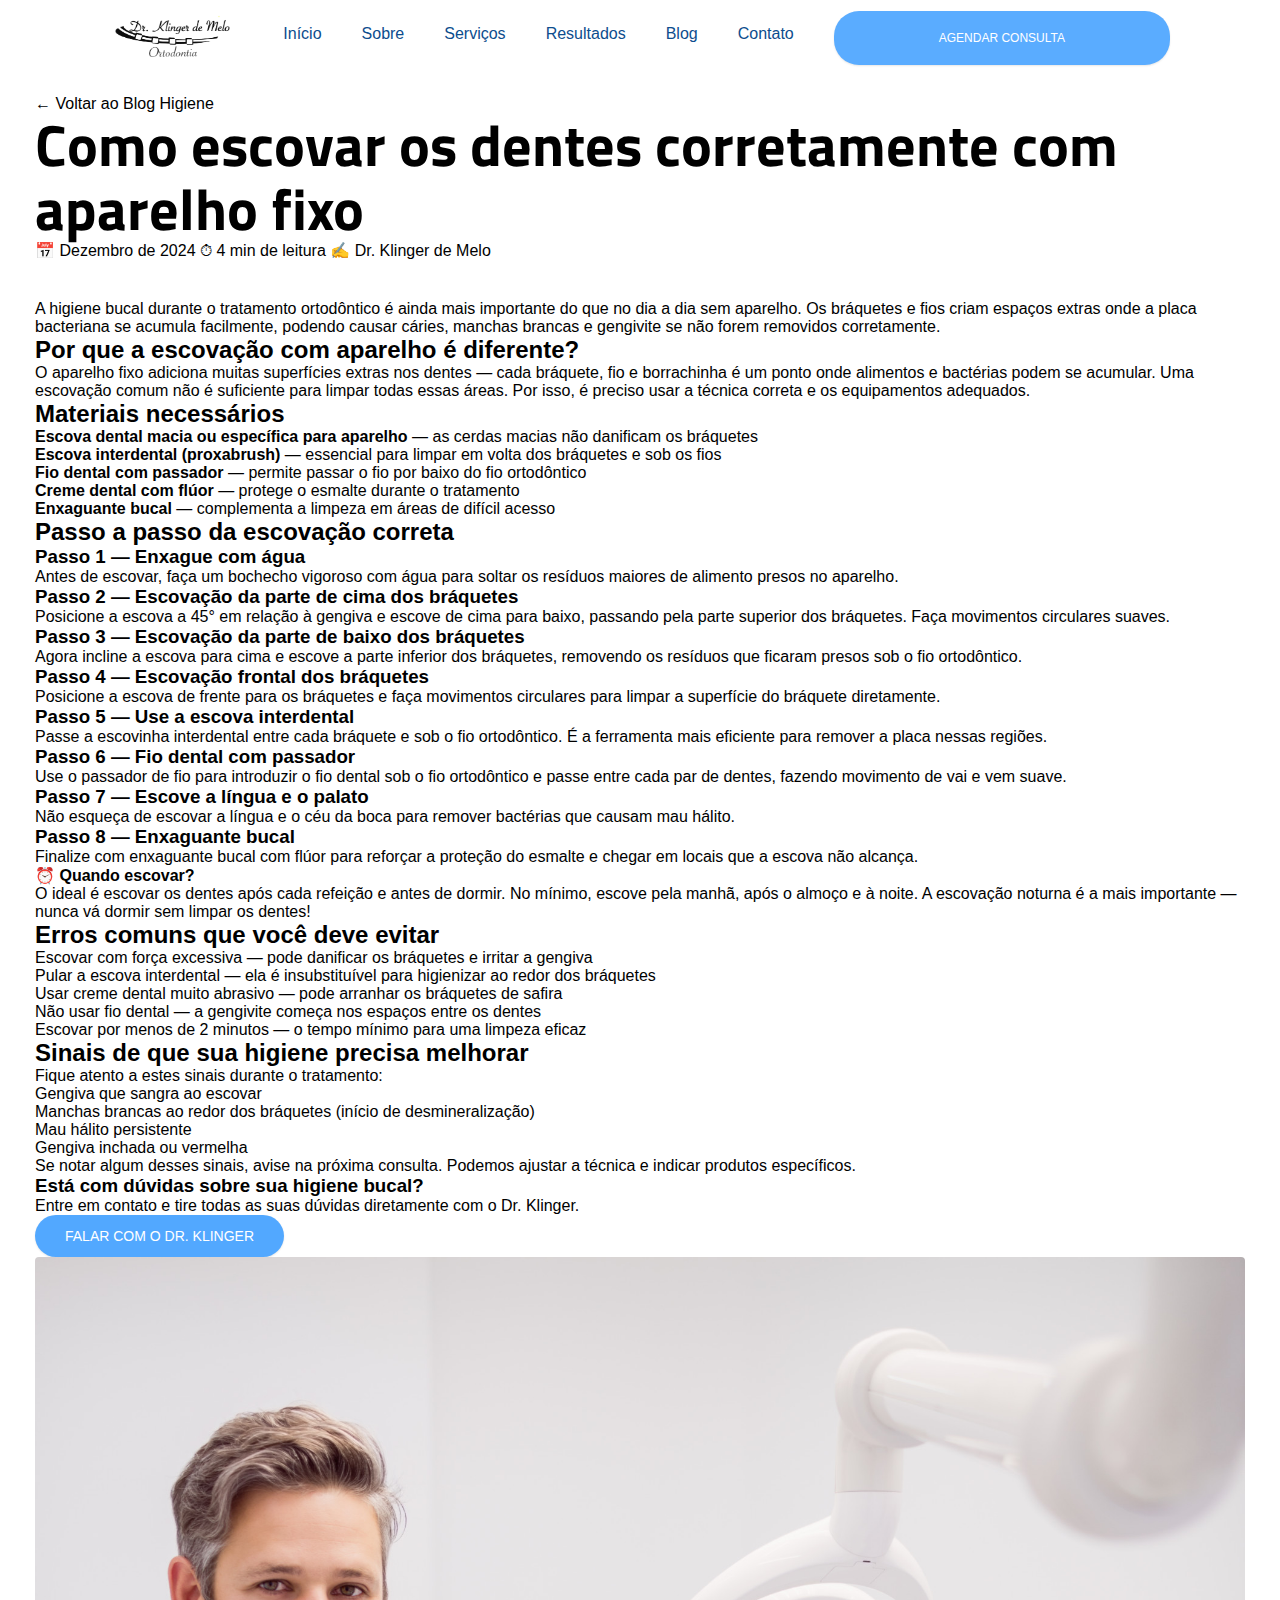
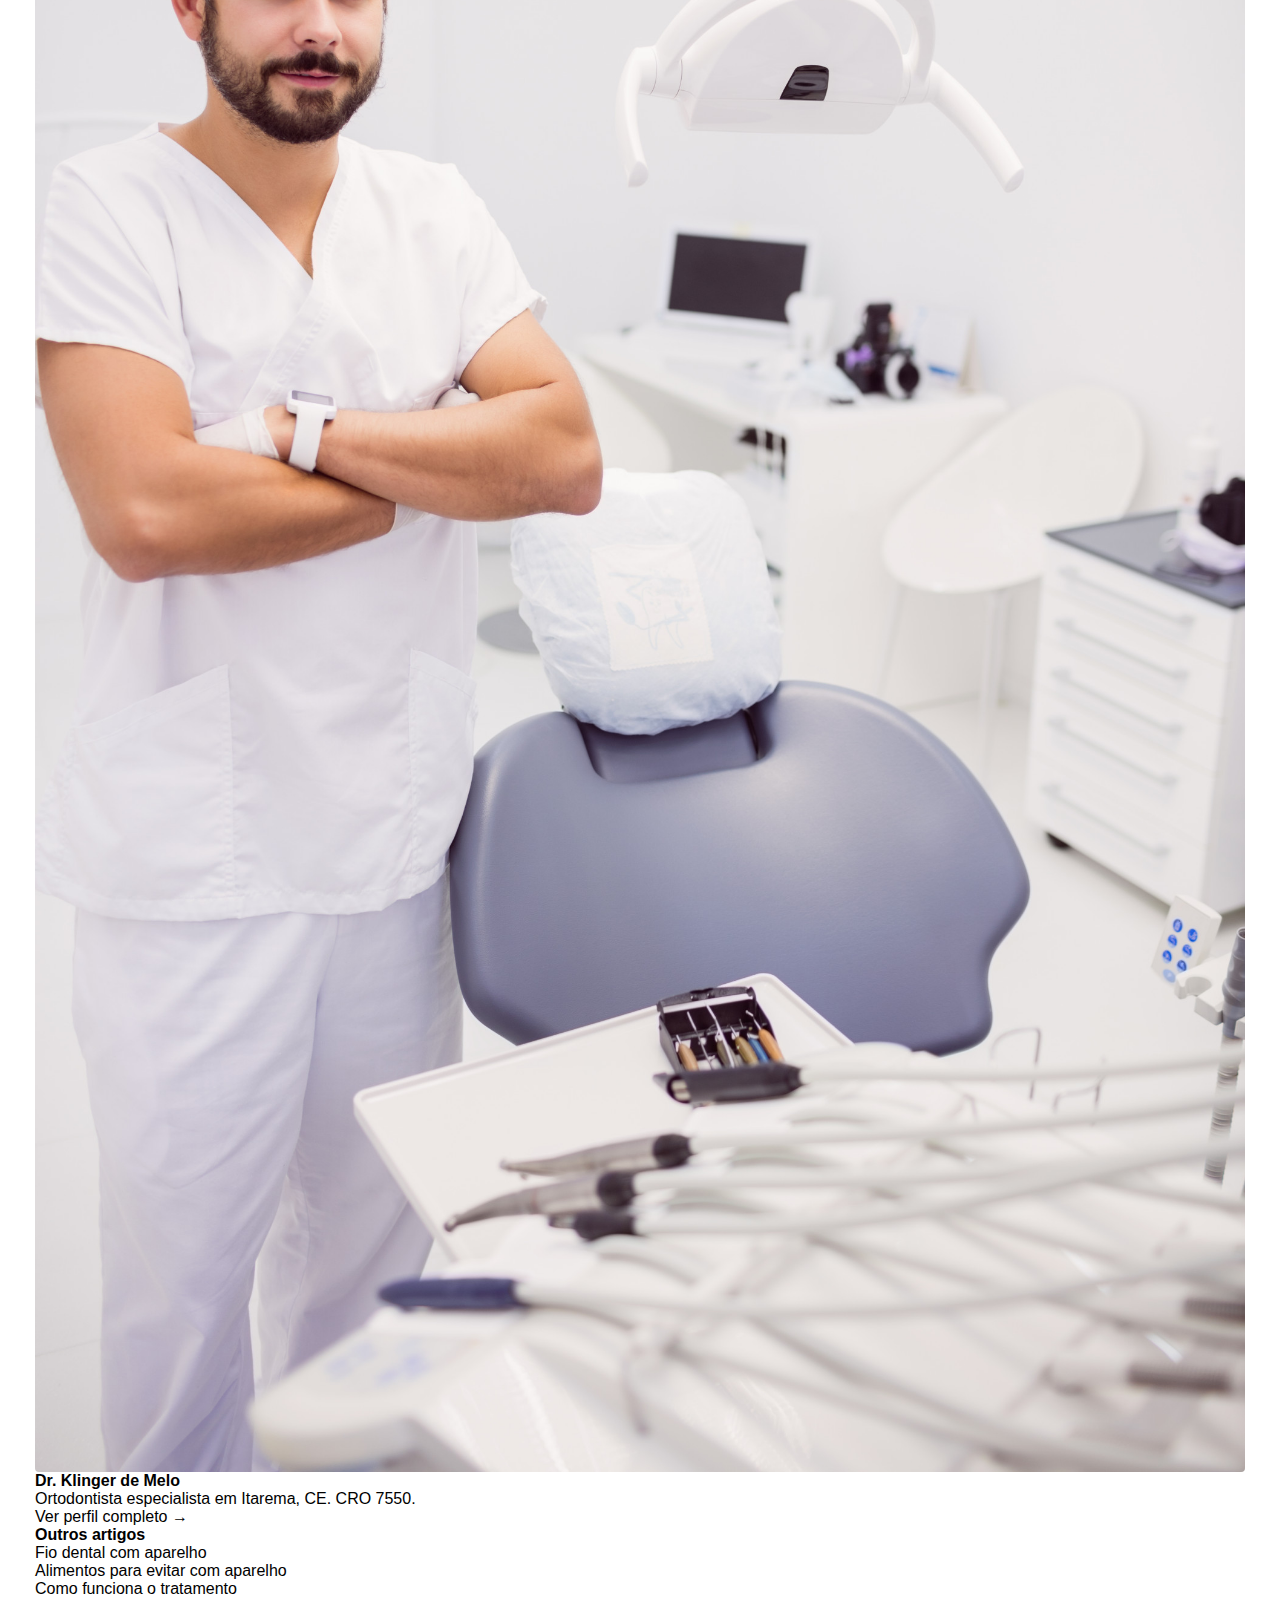
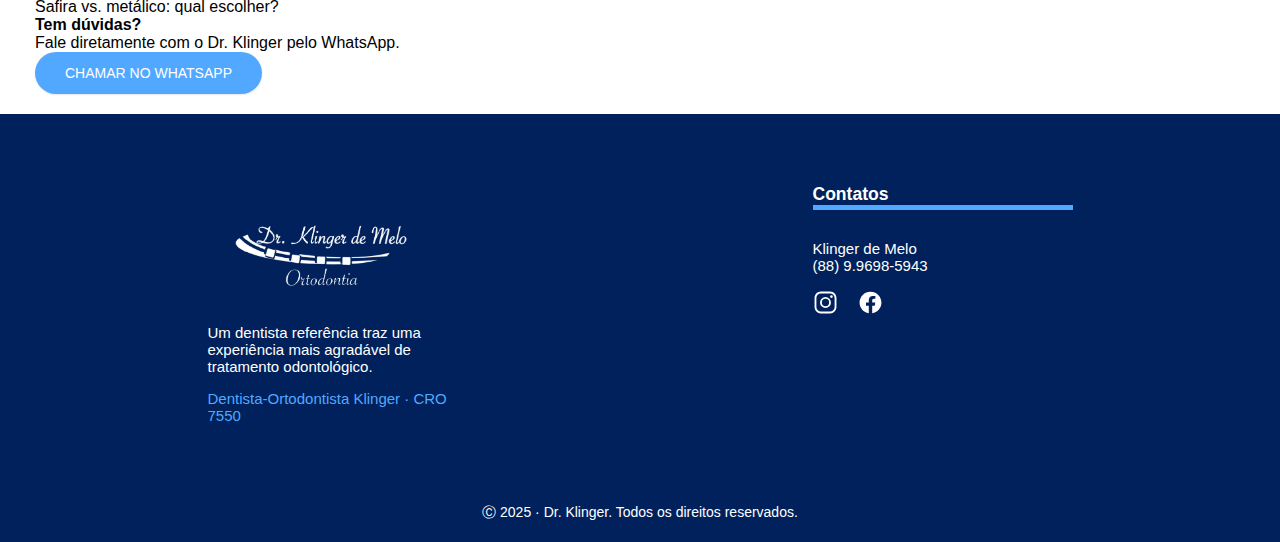
<file: artigos/escovacao-aparelho.html>
<!DOCTYPE html>
<html lang="pt-br" class="js">
<head>
    <meta charset="UTF-8">
    <meta name="viewport" content="width=device-width, initial-scale=1.0">
    <link rel="shortcut icon" href="../assets/img/favicon.svg" type="image/x-icon">
    <link href="https://cdn.jsdelivr.net/npm/bootstrap@5.0.2/dist/css/bootstrap.min.css" rel="stylesheet" integrity="sha384-EVSTQN3/azprG1Anm3QDgpJLIm9Nao0Yz1ztcQTwFspd3yD65VohhpuuCOmLASjC" crossorigin="anonymous">
    <link rel="preconnect" href="https://fonts.googleapis.com">
    <link rel="preconnect" href="https://fonts.gstatic.com" crossorigin>
    <link href="https://fonts.googleapis.com/css2?family=Inter:wght@300;400;500;600;700&family=Titillium+Web:ital,wght@0,200;0,300;0,400;0,600;0,700;1,200;1,300;1,400;1,600&display=swap" rel="stylesheet">
    <link rel="stylesheet" href="../assets/css/style.css">
    <title>Como escovar os dentes com aparelho | Dr. Klinger</title>
</head>
<body>
    <header class="header ativo" id="header-js">
        <div class="container menu">
            <a href="../home.html"><img class="logo" src="../assets/img/Nova_Logo_Preta.png" alt="Logo Dr. Klinger"></a>
            <nav class="nav">
                <div class="icon"><div class="linha linha1"></div><div class="linha linha2"></div><div class="linha linha3"></div></div>
                <div class="lista_hamburguer">
                    <li><a class="ancora" href="../home.html">Início</a></li>
                    <li><a class="ancora" href="../sobre.html">Sobre</a></li>
                    <li><a class="ancora" href="../servicos.html">Serviços</a></li>
                    <li><a class="ancora" href="../antes-depois.html">Resultados</a></li>
                    <li><a class="ancora" href="../blog.html">Blog</a></li>
                    <li><a class="ancora" href="../contato.html">Contato</a></li>
                    <button class="js-botao botao">Agendar Consulta</button>
                </div>
                <ul>
                    <li><a class="ancora" href="../home.html">Início</a></li>
                    <li><a class="ancora" href="../sobre.html">Sobre</a></li>
                    <li><a class="ancora" href="../servicos.html">Serviços</a></li>
                    <li><a class="ancora" href="../antes-depois.html">Resultados</a></li>
                    <li><a class="ancora" href="../blog.html">Blog</a></li>
                    <li><a class="ancora" href="../contato.html">Contato</a></li>
                    <button class="js-botao botao">Agendar Consulta</button>
                </ul>
            </nav>
        </div>
    </header>

    <main>
        <article class="artigo_page">
            <div class="artigo_hero artigo_hero--higiene">
                <div class="container artigo_hero_content">
                    <a href="../blog.html" class="artigo_voltar">← Voltar ao Blog</a>
                    <span class="artigo_categoria_badge">Higiene</span>
                    <h1>Como escovar os dentes corretamente com aparelho fixo</h1>
                    <div class="artigo_meta">
                        <span>📅 Dezembro de 2024</span>
                        <span>⏱ 4 min de leitura</span>
                        <span>✍️ Dr. Klinger de Melo</span>
                    </div>
                </div>
            </div>

            <div class="container artigo_layout">
                <div class="artigo_conteudo">
                    <p class="artigo_intro">A higiene bucal durante o tratamento ortodôntico é ainda mais importante do que no dia a dia sem aparelho. Os bráquetes e fios criam espaços extras onde a placa bacteriana se acumula facilmente, podendo causar cáries, manchas brancas e gengivite se não forem removidos corretamente.</p>

                    <h2>Por que a escovação com aparelho é diferente?</h2>
                    <p>O aparelho fixo adiciona muitas superfícies extras nos dentes — cada bráquete, fio e borrachinha é um ponto onde alimentos e bactérias podem se acumular. Uma escovação comum não é suficiente para limpar todas essas áreas. Por isso, é preciso usar a técnica correta e os equipamentos adequados.</p>

                    <h2>Materiais necessários</h2>
                    <ul>
                        <li><strong>Escova dental macia ou específica para aparelho</strong> — as cerdas macias não danificam os bráquetes</li>
                        <li><strong>Escova interdental (proxabrush)</strong> — essencial para limpar em volta dos bráquetes e sob os fios</li>
                        <li><strong>Fio dental com passador</strong> — permite passar o fio por baixo do fio ortodôntico</li>
                        <li><strong>Creme dental com flúor</strong> — protege o esmalte durante o tratamento</li>
                        <li><strong>Enxaguante bucal</strong> — complementa a limpeza em áreas de difícil acesso</li>
                    </ul>

                    <h2>Passo a passo da escovação correta</h2>

                    <h3>Passo 1 — Enxague com água</h3>
                    <p>Antes de escovar, faça um bochecho vigoroso com água para soltar os resíduos maiores de alimento presos no aparelho.</p>

                    <h3>Passo 2 — Escovação da parte de cima dos bráquetes</h3>
                    <p>Posicione a escova a 45° em relação à gengiva e escove de cima para baixo, passando pela parte superior dos bráquetes. Faça movimentos circulares suaves.</p>

                    <h3>Passo 3 — Escovação da parte de baixo dos bráquetes</h3>
                    <p>Agora incline a escova para cima e escove a parte inferior dos bráquetes, removendo os resíduos que ficaram presos sob o fio ortodôntico.</p>

                    <h3>Passo 4 — Escovação frontal dos bráquetes</h3>
                    <p>Posicione a escova de frente para os bráquetes e faça movimentos circulares para limpar a superfície do bráquete diretamente.</p>

                    <h3>Passo 5 — Use a escova interdental</h3>
                    <p>Passe a escovinha interdental entre cada bráquete e sob o fio ortodôntico. É a ferramenta mais eficiente para remover a placa nessas regiões.</p>

                    <h3>Passo 6 — Fio dental com passador</h3>
                    <p>Use o passador de fio para introduzir o fio dental sob o fio ortodôntico e passe entre cada par de dentes, fazendo movimento de vai e vem suave.</p>

                    <h3>Passo 7 — Escove a língua e o palato</h3>
                    <p>Não esqueça de escovar a língua e o céu da boca para remover bactérias que causam mau hálito.</p>

                    <h3>Passo 8 — Enxaguante bucal</h3>
                    <p>Finalize com enxaguante bucal com flúor para reforçar a proteção do esmalte e chegar em locais que a escova não alcança.</p>

                    <div class="artigo_destaque_box">
                        <h4>⏰ Quando escovar?</h4>
                        <p>O ideal é escovar os dentes após cada refeição e antes de dormir. No mínimo, escove pela manhã, após o almoço e à noite. A escovação noturna é a mais importante — nunca vá dormir sem limpar os dentes!</p>
                    </div>

                    <h2>Erros comuns que você deve evitar</h2>
                    <ul>
                        <li>Escovar com força excessiva — pode danificar os bráquetes e irritar a gengiva</li>
                        <li>Pular a escova interdental — ela é insubstituível para higienizar ao redor dos bráquetes</li>
                        <li>Usar creme dental muito abrasivo — pode arranhar os bráquetes de safira</li>
                        <li>Não usar fio dental — a gengivite começa nos espaços entre os dentes</li>
                        <li>Escovar por menos de 2 minutos — o tempo mínimo para uma limpeza eficaz</li>
                    </ul>

                    <h2>Sinais de que sua higiene precisa melhorar</h2>
                    <p>Fique atento a estes sinais durante o tratamento:</p>
                    <ul>
                        <li>Gengiva que sangra ao escovar</li>
                        <li>Manchas brancas ao redor dos bráquetes (início de desmineralização)</li>
                        <li>Mau hálito persistente</li>
                        <li>Gengiva inchada ou vermelha</li>
                    </ul>
                    <p>Se notar algum desses sinais, avise na próxima consulta. Podemos ajustar a técnica e indicar produtos específicos.</p>

                    <div class="artigo_cta_inline">
                        <h3>Está com dúvidas sobre sua higiene bucal?</h3>
                        <p>Entre em contato e tire todas as suas dúvidas diretamente com o Dr. Klinger.</p>
                        <button class="js-botao botao">Falar com o Dr. Klinger</button>
                    </div>
                </div>

                <aside class="artigo_sidebar">
                    <div class="artigo_sidebar_card">
                        <img src="../assets/img/Dentista.jpg" alt="Dr. Klinger" class="artigo_autor_foto">
                        <h4>Dr. Klinger de Melo</h4>
                        <p>Ortodontista especialista em Itarema, CE. CRO 7550.</p>
                        <a href="../sobre.html" class="artigo_sidebar_link">Ver perfil completo →</a>
                    </div>
                    <div class="artigo_sidebar_card">
                        <h4>Outros artigos</h4>
                        <ul class="artigo_relacionados">
                            <li><a href="fio-dental-aparelho.html">Fio dental com aparelho</a></li>
                            <li><a href="alimentos-aparelho.html">Alimentos para evitar com aparelho</a></li>
                            <li><a href="tratamento-ortodontico.html">Como funciona o tratamento</a></li>
                            <li><a href="safira-vs-metalico.html">Safira vs. metálico: qual escolher?</a></li>
                        </ul>
                    </div>
                    <div class="artigo_sidebar_card artigo_sidebar_cta">
                        <h4>Tem dúvidas?</h4>
                        <p>Fale diretamente com o Dr. Klinger pelo WhatsApp.</p>
                        <button class="js-botao botao">Chamar no WhatsApp</button>
                    </div>
                </aside>
            </div>
        </article>
    </main>

    <footer>
        <div class="container">
            <div class="footer_div">
                <img class="footer_logo" src="../assets/img/Nova_Logo_Branca.png" alt="Logo">
                <p class="footer_texto">Um dentista referência traz uma experiência mais agradável de tratamento odontológico.</p>
                <p class="footer_texto_info">Dentista-Ortodontista Klinger · CRO 7550</p>
            </div>
            <div class="footer_div">
                <h3>Contatos</h3>
                <p>Klinger de Melo<br/>(88) 9.9698-5943</p>
                <div class="redes" style="margin-top:16px;">
                    <a href="#"><img src="../assets/img/instagram.svg" alt="Instagram"></a>
                    <a href="#"><img src="../assets/img/facebook.svg" alt="Facebook"></a>
                </div>
            </div>
        </div>
        <p class="copyright">&#9400; 2025 · Dr. Klinger. Todos os direitos reservados.</p>
    </footer>
    <script src="https://cdn.jsdelivr.net/npm/bootstrap@5.0.2/dist/js/bootstrap.bundle.min.js" integrity="sha384-MrcW6ZMFYlzcLA8Nl+NtUVF0sA7MsXsP1UyJoMp4YLEuNSfAP+JcXn/tWtIaxVXM" crossorigin="anonymous"></script>
    <script src="../assets/js/script.js"></script>
</body>
</html>
</file>
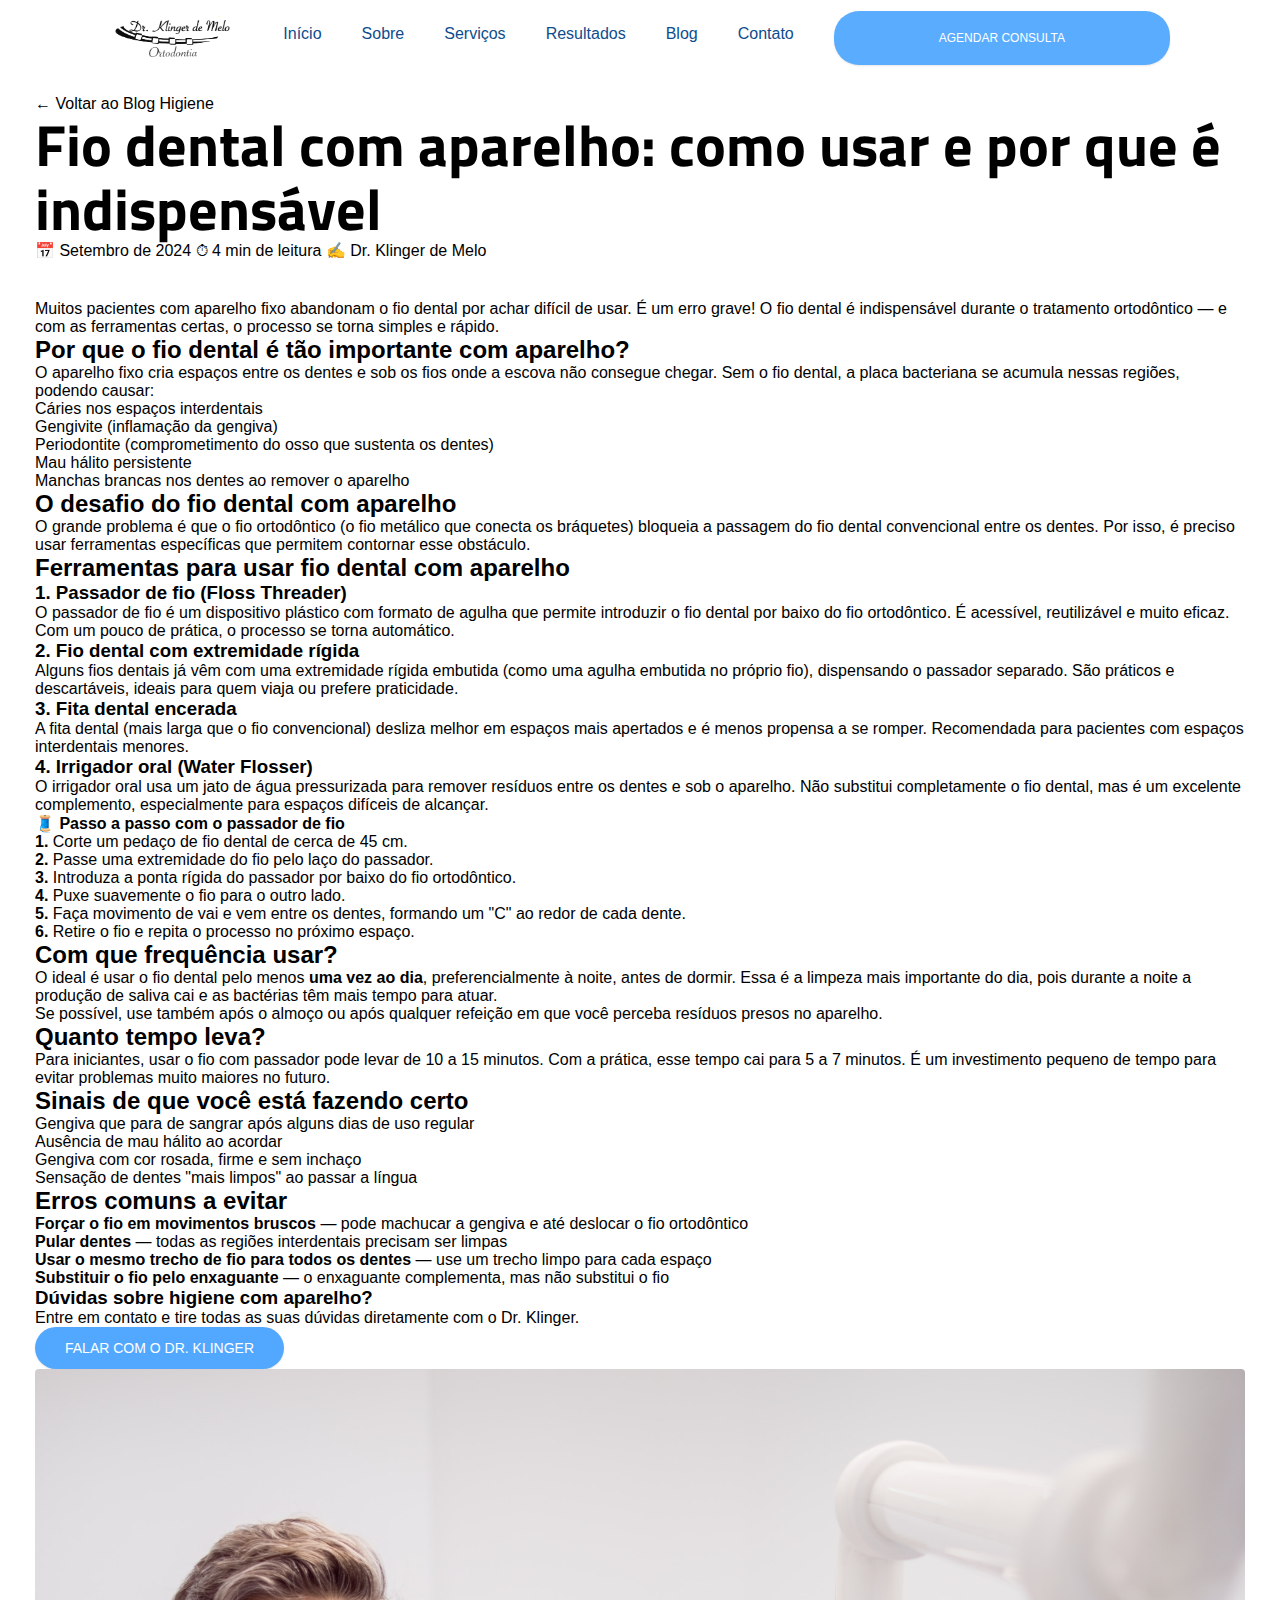
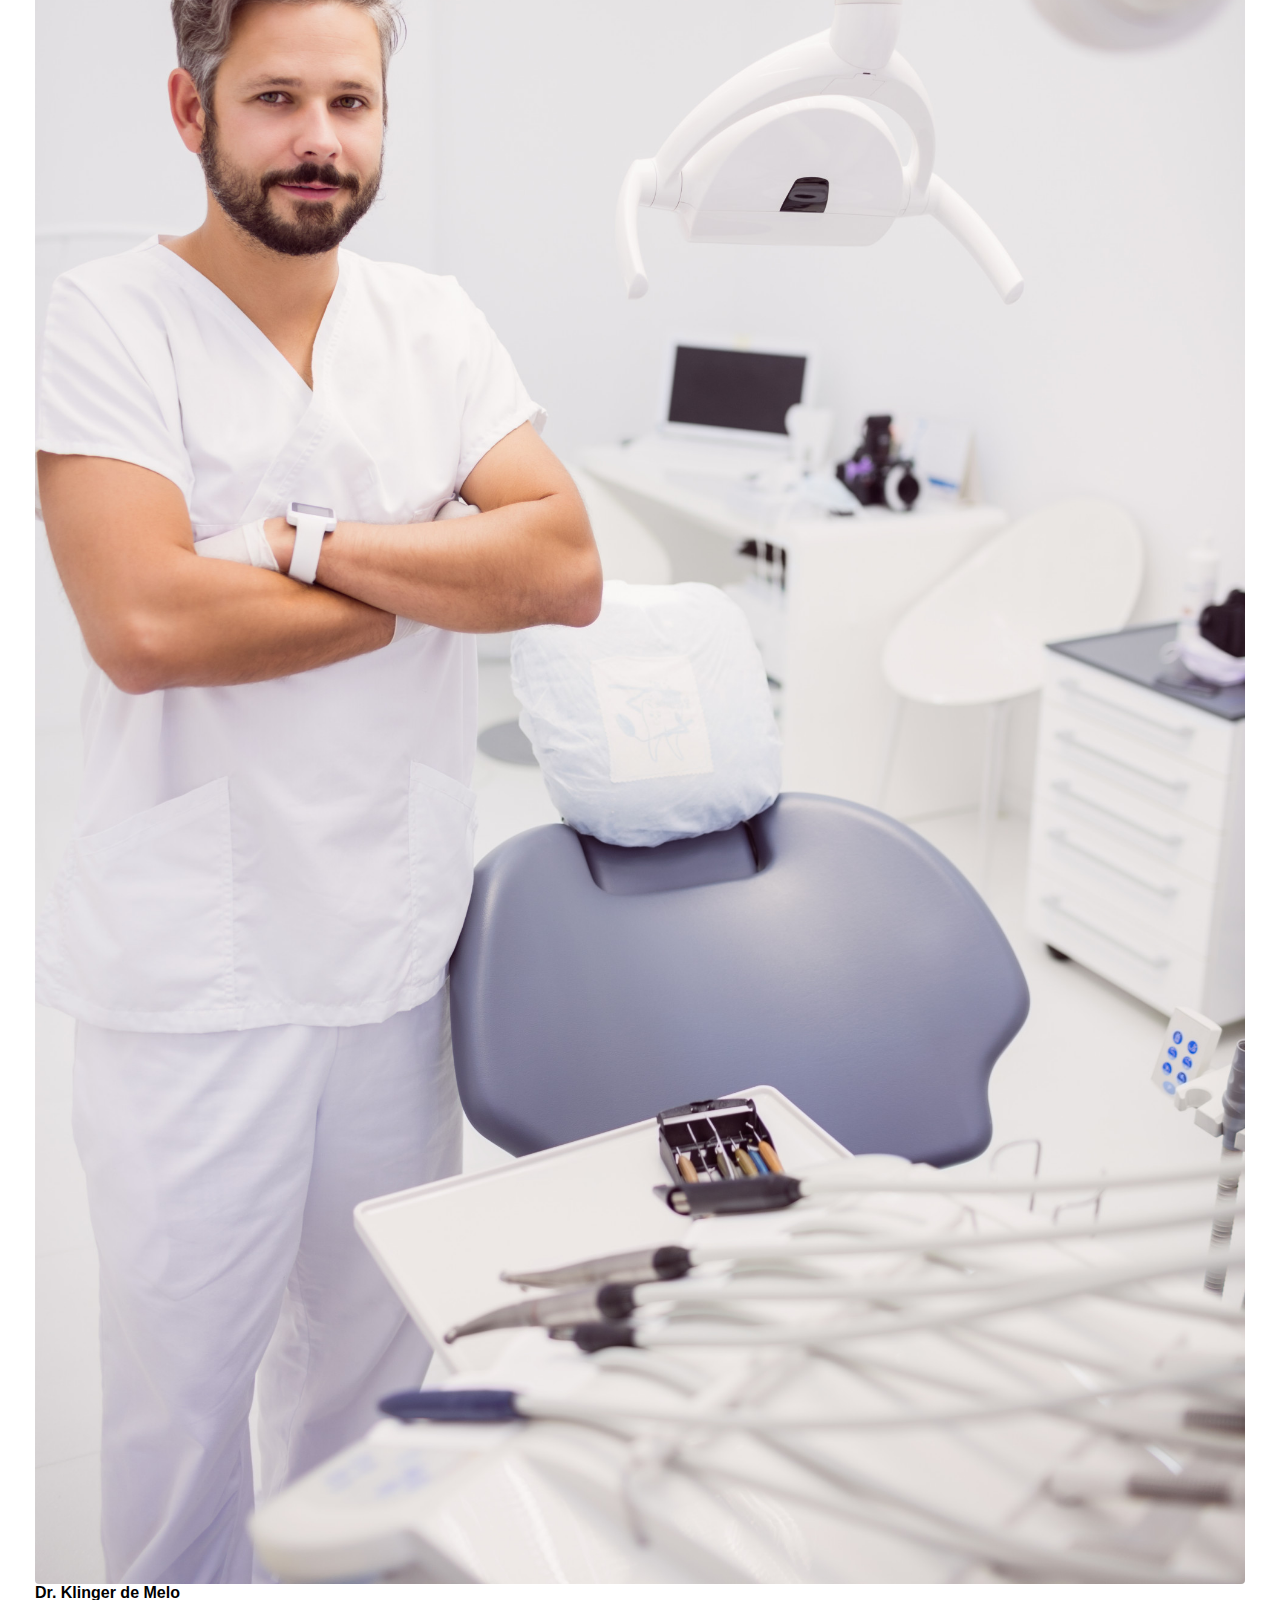
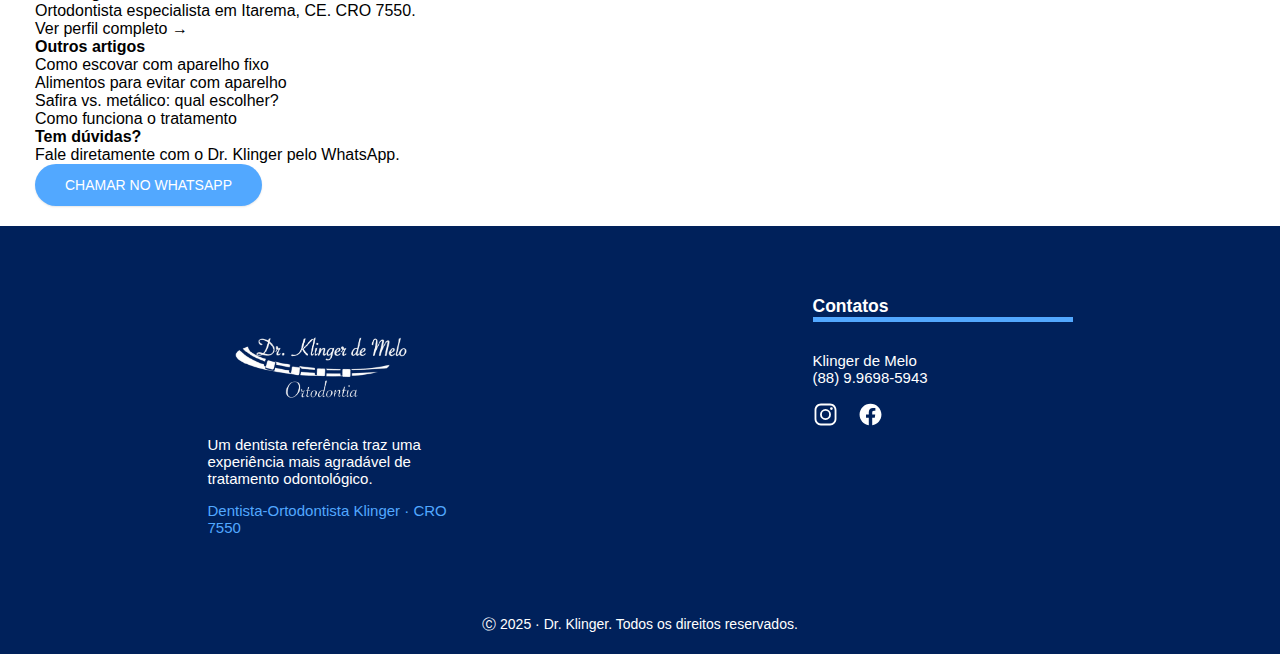
<file: artigos/fio-dental-aparelho.html>
<!DOCTYPE html>
<html lang="pt-br" class="js">
<head>
    <meta charset="UTF-8">
    <meta name="viewport" content="width=device-width, initial-scale=1.0">
    <link rel="shortcut icon" href="../assets/img/favicon.svg" type="image/x-icon">
    <link href="https://cdn.jsdelivr.net/npm/bootstrap@5.0.2/dist/css/bootstrap.min.css" rel="stylesheet" integrity="sha384-EVSTQN3/azprG1Anm3QDgpJLIm9Nao0Yz1ztcQTwFspd3yD65VohhpuuCOmLASjC" crossorigin="anonymous">
    <link rel="preconnect" href="https://fonts.googleapis.com">
    <link rel="preconnect" href="https://fonts.gstatic.com" crossorigin>
    <link href="https://fonts.googleapis.com/css2?family=Inter:wght@300;400;500;600;700&family=Titillium+Web:ital,wght@0,200;0,300;0,400;0,600;0,700;1,200;1,300;1,400;1,600&display=swap" rel="stylesheet">
    <link rel="stylesheet" href="../assets/css/style.css">
    <title>Fio dental com aparelho | Dr. Klinger</title>
</head>
<body>
    <header class="header ativo" id="header-js">
        <div class="container menu">
            <a href="../home.html"><img class="logo" src="../assets/img/Nova_Logo_Preta.png" alt="Logo Dr. Klinger"></a>
            <nav class="nav">
                <div class="icon"><div class="linha linha1"></div><div class="linha linha2"></div><div class="linha linha3"></div></div>
                <div class="lista_hamburguer">
                    <li><a class="ancora" href="../home.html">Início</a></li>
                    <li><a class="ancora" href="../sobre.html">Sobre</a></li>
                    <li><a class="ancora" href="../servicos.html">Serviços</a></li>
                    <li><a class="ancora" href="../antes-depois.html">Resultados</a></li>
                    <li><a class="ancora" href="../blog.html">Blog</a></li>
                    <li><a class="ancora" href="../contato.html">Contato</a></li>
                    <button class="js-botao botao">Agendar Consulta</button>
                </div>
                <ul>
                    <li><a class="ancora" href="../home.html">Início</a></li>
                    <li><a class="ancora" href="../sobre.html">Sobre</a></li>
                    <li><a class="ancora" href="../servicos.html">Serviços</a></li>
                    <li><a class="ancora" href="../antes-depois.html">Resultados</a></li>
                    <li><a class="ancora" href="../blog.html">Blog</a></li>
                    <li><a class="ancora" href="../contato.html">Contato</a></li>
                    <button class="js-botao botao">Agendar Consulta</button>
                </ul>
            </nav>
        </div>
    </header>

    <main>
        <article class="artigo_page">
            <div class="artigo_hero artigo_hero--higiene">
                <div class="container artigo_hero_content">
                    <a href="../blog.html" class="artigo_voltar">← Voltar ao Blog</a>
                    <span class="artigo_categoria_badge">Higiene</span>
                    <h1>Fio dental com aparelho: como usar e por que é indispensável</h1>
                    <div class="artigo_meta">
                        <span>📅 Setembro de 2024</span>
                        <span>⏱ 4 min de leitura</span>
                        <span>✍️ Dr. Klinger de Melo</span>
                    </div>
                </div>
            </div>

            <div class="container artigo_layout">
                <div class="artigo_conteudo">
                    <p class="artigo_intro">Muitos pacientes com aparelho fixo abandonam o fio dental por achar difícil de usar. É um erro grave! O fio dental é indispensável durante o tratamento ortodôntico — e com as ferramentas certas, o processo se torna simples e rápido.</p>

                    <h2>Por que o fio dental é tão importante com aparelho?</h2>
                    <p>O aparelho fixo cria espaços entre os dentes e sob os fios onde a escova não consegue chegar. Sem o fio dental, a placa bacteriana se acumula nessas regiões, podendo causar:</p>
                    <ul>
                        <li>Cáries nos espaços interdentais</li>
                        <li>Gengivite (inflamação da gengiva)</li>
                        <li>Periodontite (comprometimento do osso que sustenta os dentes)</li>
                        <li>Mau hálito persistente</li>
                        <li>Manchas brancas nos dentes ao remover o aparelho</li>
                    </ul>

                    <h2>O desafio do fio dental com aparelho</h2>
                    <p>O grande problema é que o fio ortodôntico (o fio metálico que conecta os bráquetes) bloqueia a passagem do fio dental convencional entre os dentes. Por isso, é preciso usar ferramentas específicas que permitem contornar esse obstáculo.</p>

                    <h2>Ferramentas para usar fio dental com aparelho</h2>

                    <h3>1. Passador de fio (Floss Threader)</h3>
                    <p>O passador de fio é um dispositivo plástico com formato de agulha que permite introduzir o fio dental por baixo do fio ortodôntico. É acessível, reutilizável e muito eficaz. Com um pouco de prática, o processo se torna automático.</p>

                    <h3>2. Fio dental com extremidade rígida</h3>
                    <p>Alguns fios dentais já vêm com uma extremidade rígida embutida (como uma agulha embutida no próprio fio), dispensando o passador separado. São práticos e descartáveis, ideais para quem viaja ou prefere praticidade.</p>

                    <h3>3. Fita dental encerada</h3>
                    <p>A fita dental (mais larga que o fio convencional) desliza melhor em espaços mais apertados e é menos propensa a se romper. Recomendada para pacientes com espaços interdentais menores.</p>

                    <h3>4. Irrigador oral (Water Flosser)</h3>
                    <p>O irrigador oral usa um jato de água pressurizada para remover resíduos entre os dentes e sob o aparelho. Não substitui completamente o fio dental, mas é um excelente complemento, especialmente para espaços difíceis de alcançar.</p>

                    <div class="artigo_destaque_box">
                        <h4>🧵 Passo a passo com o passador de fio</h4>
                        <p><strong>1.</strong> Corte um pedaço de fio dental de cerca de 45 cm.<br>
                        <strong>2.</strong> Passe uma extremidade do fio pelo laço do passador.<br>
                        <strong>3.</strong> Introduza a ponta rígida do passador por baixo do fio ortodôntico.<br>
                        <strong>4.</strong> Puxe suavemente o fio para o outro lado.<br>
                        <strong>5.</strong> Faça movimento de vai e vem entre os dentes, formando um "C" ao redor de cada dente.<br>
                        <strong>6.</strong> Retire o fio e repita o processo no próximo espaço.</p>
                    </div>

                    <h2>Com que frequência usar?</h2>
                    <p>O ideal é usar o fio dental pelo menos <strong>uma vez ao dia</strong>, preferencialmente à noite, antes de dormir. Essa é a limpeza mais importante do dia, pois durante a noite a produção de saliva cai e as bactérias têm mais tempo para atuar.</p>
                    <p>Se possível, use também após o almoço ou após qualquer refeição em que você perceba resíduos presos no aparelho.</p>

                    <h2>Quanto tempo leva?</h2>
                    <p>Para iniciantes, usar o fio com passador pode levar de 10 a 15 minutos. Com a prática, esse tempo cai para 5 a 7 minutos. É um investimento pequeno de tempo para evitar problemas muito maiores no futuro.</p>

                    <h2>Sinais de que você está fazendo certo</h2>
                    <ul>
                        <li>Gengiva que para de sangrar após alguns dias de uso regular</li>
                        <li>Ausência de mau hálito ao acordar</li>
                        <li>Gengiva com cor rosada, firme e sem inchaço</li>
                        <li>Sensação de dentes "mais limpos" ao passar a língua</li>
                    </ul>

                    <h2>Erros comuns a evitar</h2>
                    <ul>
                        <li><strong>Forçar o fio em movimentos bruscos</strong> — pode machucar a gengiva e até deslocar o fio ortodôntico</li>
                        <li><strong>Pular dentes</strong> — todas as regiões interdentais precisam ser limpas</li>
                        <li><strong>Usar o mesmo trecho de fio para todos os dentes</strong> — use um trecho limpo para cada espaço</li>
                        <li><strong>Substituir o fio pelo enxaguante</strong> — o enxaguante complementa, mas não substitui o fio</li>
                    </ul>

                    <div class="artigo_cta_inline">
                        <h3>Dúvidas sobre higiene com aparelho?</h3>
                        <p>Entre em contato e tire todas as suas dúvidas diretamente com o Dr. Klinger.</p>
                        <button class="js-botao botao">Falar com o Dr. Klinger</button>
                    </div>
                </div>

                <aside class="artigo_sidebar">
                    <div class="artigo_sidebar_card">
                        <img src="../assets/img/Dentista.jpg" alt="Dr. Klinger" class="artigo_autor_foto">
                        <h4>Dr. Klinger de Melo</h4>
                        <p>Ortodontista especialista em Itarema, CE. CRO 7550.</p>
                        <a href="../sobre.html" class="artigo_sidebar_link">Ver perfil completo →</a>
                    </div>
                    <div class="artigo_sidebar_card">
                        <h4>Outros artigos</h4>
                        <ul class="artigo_relacionados">
                            <li><a href="escovacao-aparelho.html">Como escovar com aparelho fixo</a></li>
                            <li><a href="alimentos-aparelho.html">Alimentos para evitar com aparelho</a></li>
                            <li><a href="safira-vs-metalico.html">Safira vs. metálico: qual escolher?</a></li>
                            <li><a href="tratamento-ortodontico.html">Como funciona o tratamento</a></li>
                        </ul>
                    </div>
                    <div class="artigo_sidebar_card artigo_sidebar_cta">
                        <h4>Tem dúvidas?</h4>
                        <p>Fale diretamente com o Dr. Klinger pelo WhatsApp.</p>
                        <button class="js-botao botao">Chamar no WhatsApp</button>
                    </div>
                </aside>
            </div>
        </article>
    </main>

    <footer>
        <div class="container">
            <div class="footer_div">
                <img class="footer_logo" src="../assets/img/Nova_Logo_Branca.png" alt="Logo">
                <p class="footer_texto">Um dentista referência traz uma experiência mais agradável de tratamento odontológico.</p>
                <p class="footer_texto_info">Dentista-Ortodontista Klinger · CRO 7550</p>
            </div>
            <div class="footer_div">
                <h3>Contatos</h3>
                <p>Klinger de Melo<br/>(88) 9.9698-5943</p>
                <div class="redes" style="margin-top:16px;">
                    <a href="#"><img src="../assets/img/instagram.svg" alt="Instagram"></a>
                    <a href="#"><img src="../assets/img/facebook.svg" alt="Facebook"></a>
                </div>
            </div>
        </div>
        <p class="copyright">&#9400; 2025 · Dr. Klinger. Todos os direitos reservados.</p>
    </footer>
    <script src="https://cdn.jsdelivr.net/npm/bootstrap@5.0.2/dist/js/bootstrap.bundle.min.js" integrity="sha384-MrcW6ZMFYlzcLA8Nl+NtUVF0sA7MsXsP1UyJoMp4YLEuNSfAP+JcXn/tWtIaxVXM" crossorigin="anonymous"></script>
    <script src="../assets/js/script.js"></script>
</body>
</html>
</file>
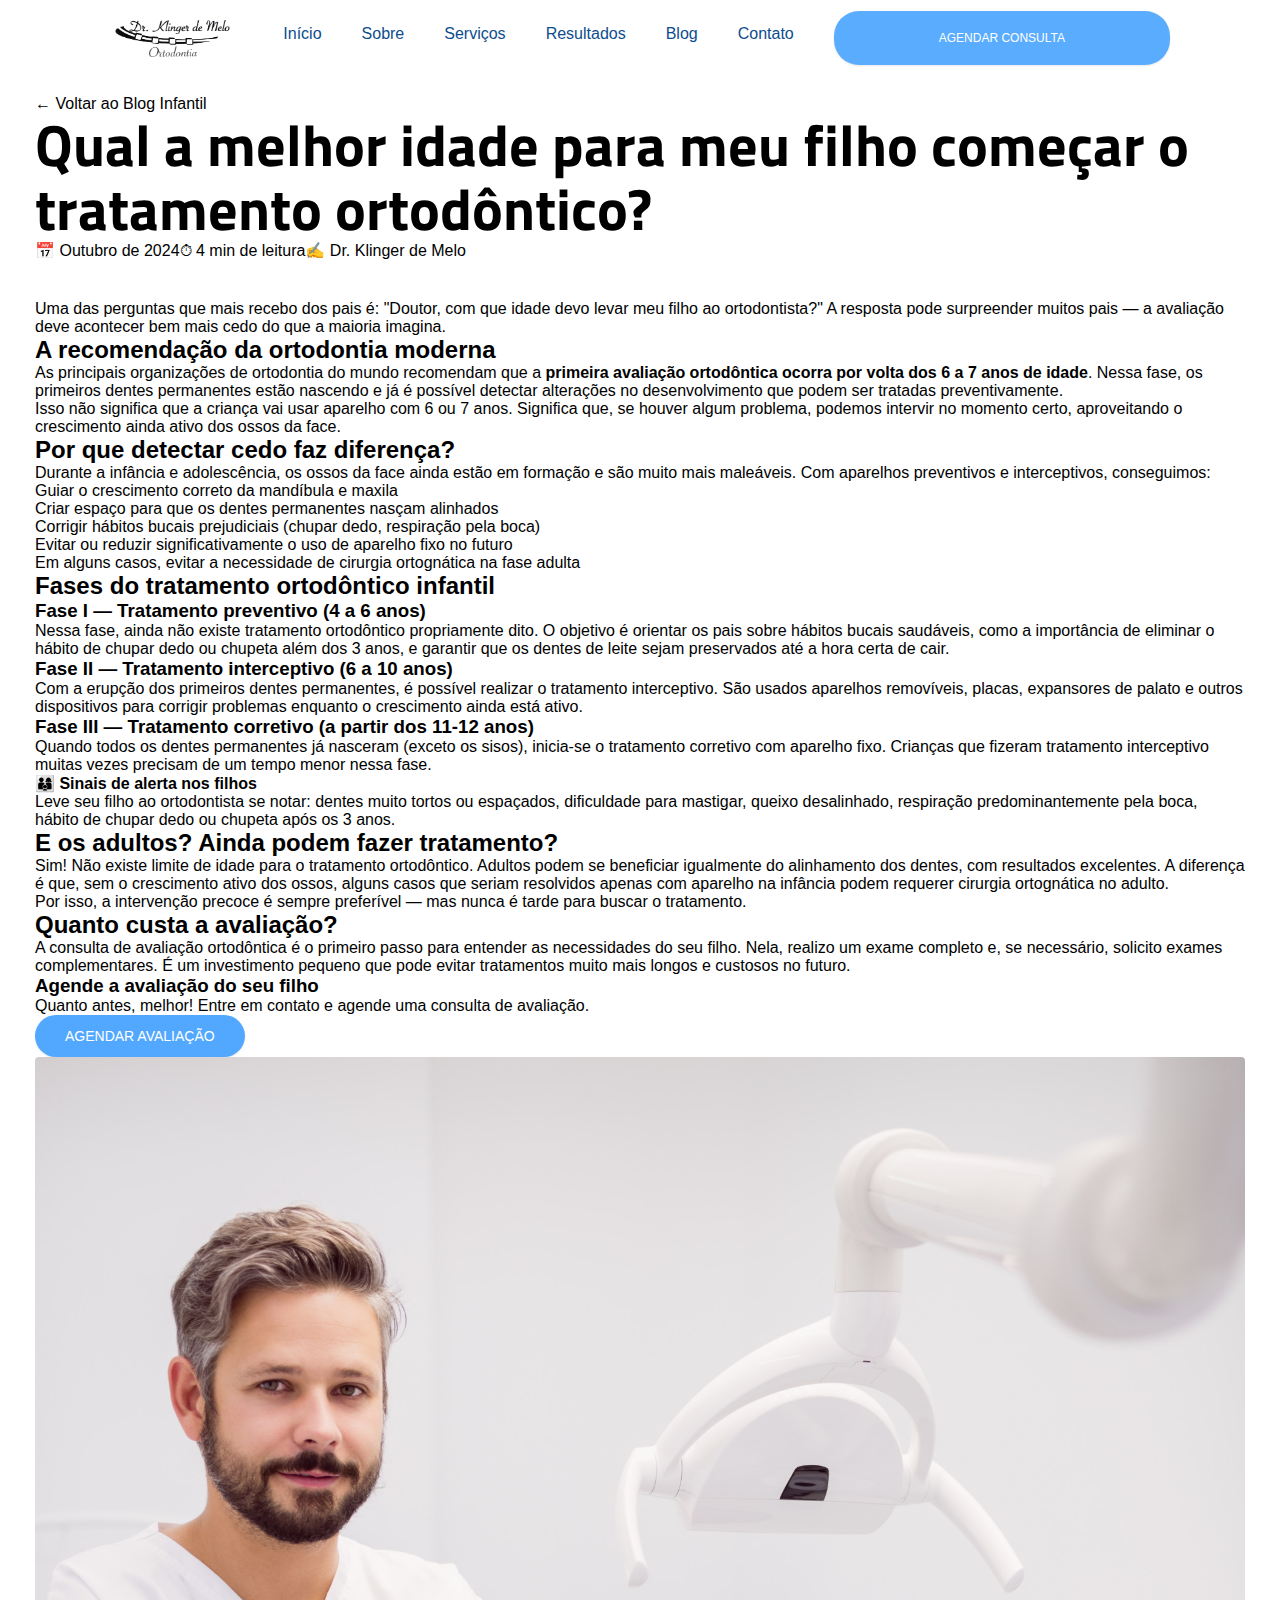
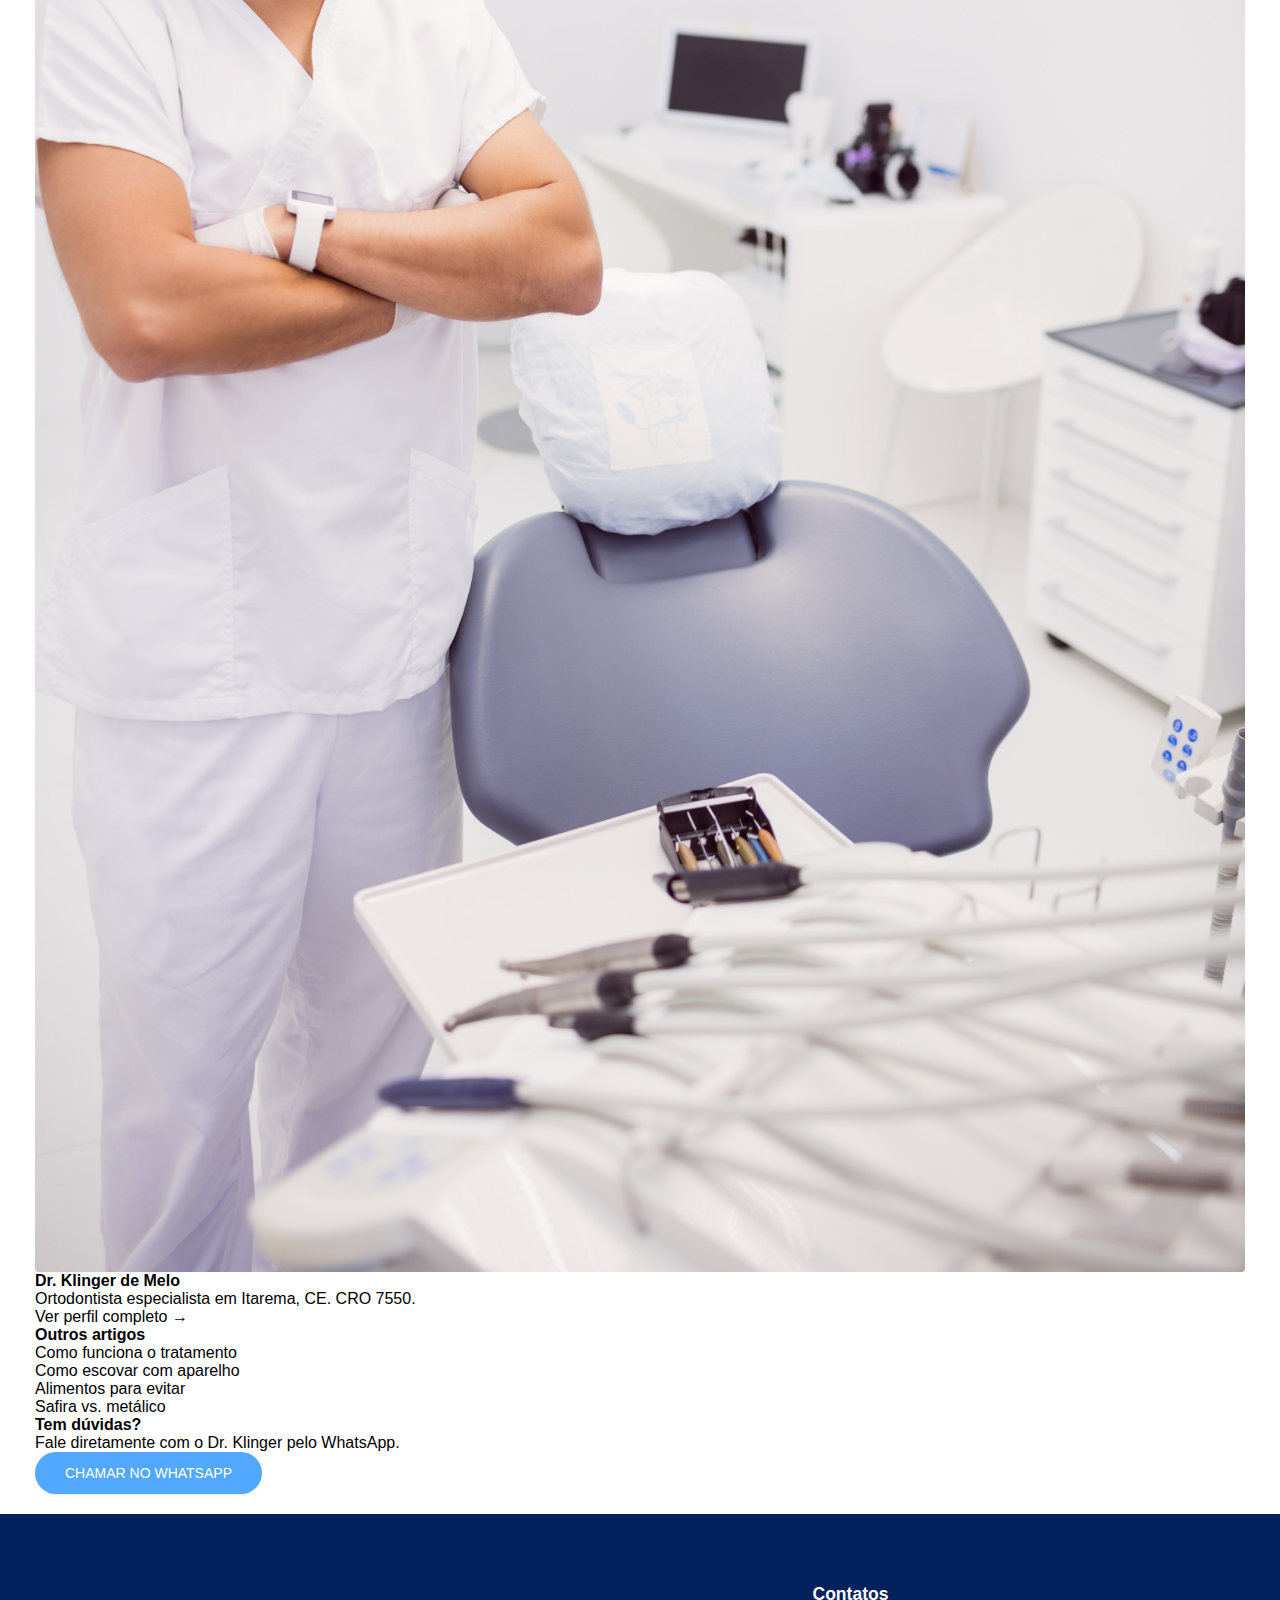
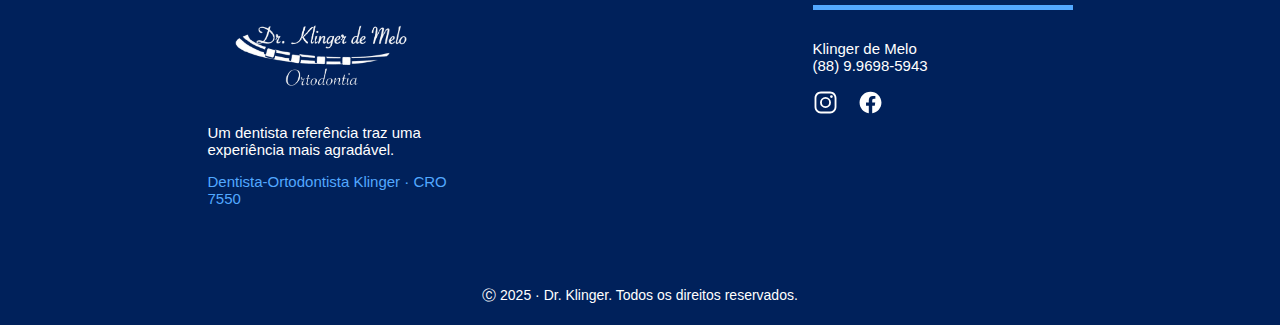
<file: artigos/idade-ortodontia-infantil.html>
<!DOCTYPE html>
<html lang="pt-br" class="js">
<head>
    <meta charset="UTF-8"><meta name="viewport" content="width=device-width, initial-scale=1.0">
    <link rel="shortcut icon" href="../assets/img/favicon.svg" type="image/x-icon">
    <link href="https://cdn.jsdelivr.net/npm/bootstrap@5.0.2/dist/css/bootstrap.min.css" rel="stylesheet" integrity="sha384-EVSTQN3/azprG1Anm3QDgpJLIm9Nao0Yz1ztcQTwFspd3yD65VohhpuuCOmLASjC" crossorigin="anonymous">
    <link rel="preconnect" href="https://fonts.googleapis.com"><link rel="preconnect" href="https://fonts.gstatic.com" crossorigin>
    <link href="https://fonts.googleapis.com/css2?family=Inter:wght@300;400;500;600;700&family=Titillium+Web:ital,wght@0,200;0,300;0,400;0,600;0,700;1,200;1,300;1,400;1,600&display=swap" rel="stylesheet">
    <link rel="stylesheet" href="../assets/css/style.css">
    <title>Idade ideal para ortodontia infantil | Dr. Klinger</title>
</head>
<body>
    <header class="header ativo" id="header-js">
        <div class="container menu">
            <a href="../home.html"><img class="logo" src="../assets/img/Nova_Logo_Preta.png" alt="Logo"></a>
            <nav class="nav">
                <div class="icon"><div class="linha linha1"></div><div class="linha linha2"></div><div class="linha linha3"></div></div>
                <div class="lista_hamburguer">
                    <li><a class="ancora" href="../home.html">Início</a></li><li><a class="ancora" href="../sobre.html">Sobre</a></li>
                    <li><a class="ancora" href="../servicos.html">Serviços</a></li><li><a class="ancora" href="../antes-depois.html">Resultados</a></li>
                    <li><a class="ancora" href="../blog.html">Blog</a></li><li><a class="ancora" href="../contato.html">Contato</a></li>
                    <button class="js-botao botao">Agendar Consulta</button>
                </div>
                <ul>
                    <li><a class="ancora" href="../home.html">Início</a></li><li><a class="ancora" href="../sobre.html">Sobre</a></li>
                    <li><a class="ancora" href="../servicos.html">Serviços</a></li><li><a class="ancora" href="../antes-depois.html">Resultados</a></li>
                    <li><a class="ancora" href="../blog.html">Blog</a></li><li><a class="ancora" href="../contato.html">Contato</a></li>
                    <button class="js-botao botao">Agendar Consulta</button>
                </ul>
            </nav>
        </div>
    </header>
    <main>
        <article class="artigo_page">
            <div class="artigo_hero artigo_hero--infantil">
                <div class="container artigo_hero_content">
                    <a href="../blog.html" class="artigo_voltar">← Voltar ao Blog</a>
                    <span class="artigo_categoria_badge">Infantil</span>
                    <h1>Qual a melhor idade para meu filho começar o tratamento ortodôntico?</h1>
                    <div class="artigo_meta">
                        <span>📅 Outubro de 2024</span><span>⏱ 4 min de leitura</span><span>✍️ Dr. Klinger de Melo</span>
                    </div>
                </div>
            </div>
            <div class="container artigo_layout">
                <div class="artigo_conteudo">
                    <p class="artigo_intro">Uma das perguntas que mais recebo dos pais é: "Doutor, com que idade devo levar meu filho ao ortodontista?" A resposta pode surpreender muitos pais — a avaliação deve acontecer bem mais cedo do que a maioria imagina.</p>

                    <h2>A recomendação da ortodontia moderna</h2>
                    <p>As principais organizações de ortodontia do mundo recomendam que a <strong>primeira avaliação ortodôntica ocorra por volta dos 6 a 7 anos de idade</strong>. Nessa fase, os primeiros dentes permanentes estão nascendo e já é possível detectar alterações no desenvolvimento que podem ser tratadas preventivamente.</p>
                    <p>Isso não significa que a criança vai usar aparelho com 6 ou 7 anos. Significa que, se houver algum problema, podemos intervir no momento certo, aproveitando o crescimento ainda ativo dos ossos da face.</p>

                    <h2>Por que detectar cedo faz diferença?</h2>
                    <p>Durante a infância e adolescência, os ossos da face ainda estão em formação e são muito mais maleáveis. Com aparelhos preventivos e interceptivos, conseguimos:</p>
                    <ul>
                        <li>Guiar o crescimento correto da mandíbula e maxila</li>
                        <li>Criar espaço para que os dentes permanentes nasçam alinhados</li>
                        <li>Corrigir hábitos bucais prejudiciais (chupar dedo, respiração pela boca)</li>
                        <li>Evitar ou reduzir significativamente o uso de aparelho fixo no futuro</li>
                        <li>Em alguns casos, evitar a necessidade de cirurgia ortognática na fase adulta</li>
                    </ul>

                    <h2>Fases do tratamento ortodôntico infantil</h2>

                    <h3>Fase I — Tratamento preventivo (4 a 6 anos)</h3>
                    <p>Nessa fase, ainda não existe tratamento ortodôntico propriamente dito. O objetivo é orientar os pais sobre hábitos bucais saudáveis, como a importância de eliminar o hábito de chupar dedo ou chupeta além dos 3 anos, e garantir que os dentes de leite sejam preservados até a hora certa de cair.</p>

                    <h3>Fase II — Tratamento interceptivo (6 a 10 anos)</h3>
                    <p>Com a erupção dos primeiros dentes permanentes, é possível realizar o tratamento interceptivo. São usados aparelhos removíveis, placas, expansores de palato e outros dispositivos para corrigir problemas enquanto o crescimento ainda está ativo.</p>

                    <h3>Fase III — Tratamento corretivo (a partir dos 11-12 anos)</h3>
                    <p>Quando todos os dentes permanentes já nasceram (exceto os sisos), inicia-se o tratamento corretivo com aparelho fixo. Crianças que fizeram tratamento interceptivo muitas vezes precisam de um tempo menor nessa fase.</p>

                    <div class="artigo_destaque_box">
                        <h4>👨‍👩‍👦 Sinais de alerta nos filhos</h4>
                        <p>Leve seu filho ao ortodontista se notar: dentes muito tortos ou espaçados, dificuldade para mastigar, queixo desalinhado, respiração predominantemente pela boca, hábito de chupar dedo ou chupeta após os 3 anos.</p>
                    </div>

                    <h2>E os adultos? Ainda podem fazer tratamento?</h2>
                    <p>Sim! Não existe limite de idade para o tratamento ortodôntico. Adultos podem se beneficiar igualmente do alinhamento dos dentes, com resultados excelentes. A diferença é que, sem o crescimento ativo dos ossos, alguns casos que seriam resolvidos apenas com aparelho na infância podem requerer cirurgia ortognática no adulto.</p>
                    <p>Por isso, a intervenção precoce é sempre preferível — mas nunca é tarde para buscar o tratamento.</p>

                    <h2>Quanto custa a avaliação?</h2>
                    <p>A consulta de avaliação ortodôntica é o primeiro passo para entender as necessidades do seu filho. Nela, realizo um exame completo e, se necessário, solicito exames complementares. É um investimento pequeno que pode evitar tratamentos muito mais longos e custosos no futuro.</p>

                    <div class="artigo_cta_inline">
                        <h3>Agende a avaliação do seu filho</h3>
                        <p>Quanto antes, melhor! Entre em contato e agende uma consulta de avaliação.</p>
                        <button class="js-botao botao">Agendar Avaliação</button>
                    </div>
                </div>
                <aside class="artigo_sidebar">
                    <div class="artigo_sidebar_card">
                        <img src="../assets/img/Dentista.jpg" alt="Dr. Klinger" class="artigo_autor_foto">
                        <h4>Dr. Klinger de Melo</h4>
                        <p>Ortodontista especialista em Itarema, CE. CRO 7550.</p>
                        <a href="../sobre.html" class="artigo_sidebar_link">Ver perfil completo →</a>
                    </div>
                    <div class="artigo_sidebar_card">
                        <h4>Outros artigos</h4>
                        <ul class="artigo_relacionados">
                            <li><a href="tratamento-ortodontico.html">Como funciona o tratamento</a></li>
                            <li><a href="escovacao-aparelho.html">Como escovar com aparelho</a></li>
                            <li><a href="alimentos-aparelho.html">Alimentos para evitar</a></li>
                            <li><a href="safira-vs-metalico.html">Safira vs. metálico</a></li>
                        </ul>
                    </div>
                    <div class="artigo_sidebar_card artigo_sidebar_cta">
                        <h4>Tem dúvidas?</h4>
                        <p>Fale diretamente com o Dr. Klinger pelo WhatsApp.</p>
                        <button class="js-botao botao">Chamar no WhatsApp</button>
                    </div>
                </aside>
            </div>
        </article>
    </main>
    <footer><div class="container"><div class="footer_div"><img class="footer_logo" src="../assets/img/Nova_Logo_Branca.png" alt="Logo"><p class="footer_texto">Um dentista referência traz uma experiência mais agradável.</p><p class="footer_texto_info">Dentista-Ortodontista Klinger · CRO 7550</p></div><div class="footer_div"><h3>Contatos</h3><p>Klinger de Melo<br/>(88) 9.9698-5943</p><div class="redes" style="margin-top:16px;"><a href="#"><img src="../assets/img/instagram.svg" alt="Instagram"></a><a href="#"><img src="../assets/img/facebook.svg" alt="Facebook"></a></div></div></div><p class="copyright">&#9400; 2025 · Dr. Klinger. Todos os direitos reservados.</p></footer>
    <script src="https://cdn.jsdelivr.net/npm/bootstrap@5.0.2/dist/js/bootstrap.bundle.min.js" integrity="sha384-MrcW6ZMFYlzcLA8Nl+NtUVF0sA7MsXsP1UyJoMp4YLEuNSfAP+JcXn/tWtIaxVXM" crossorigin="anonymous"></script>
    <script src="../assets/js/script.js"></script>
</body>
</html>
</file>
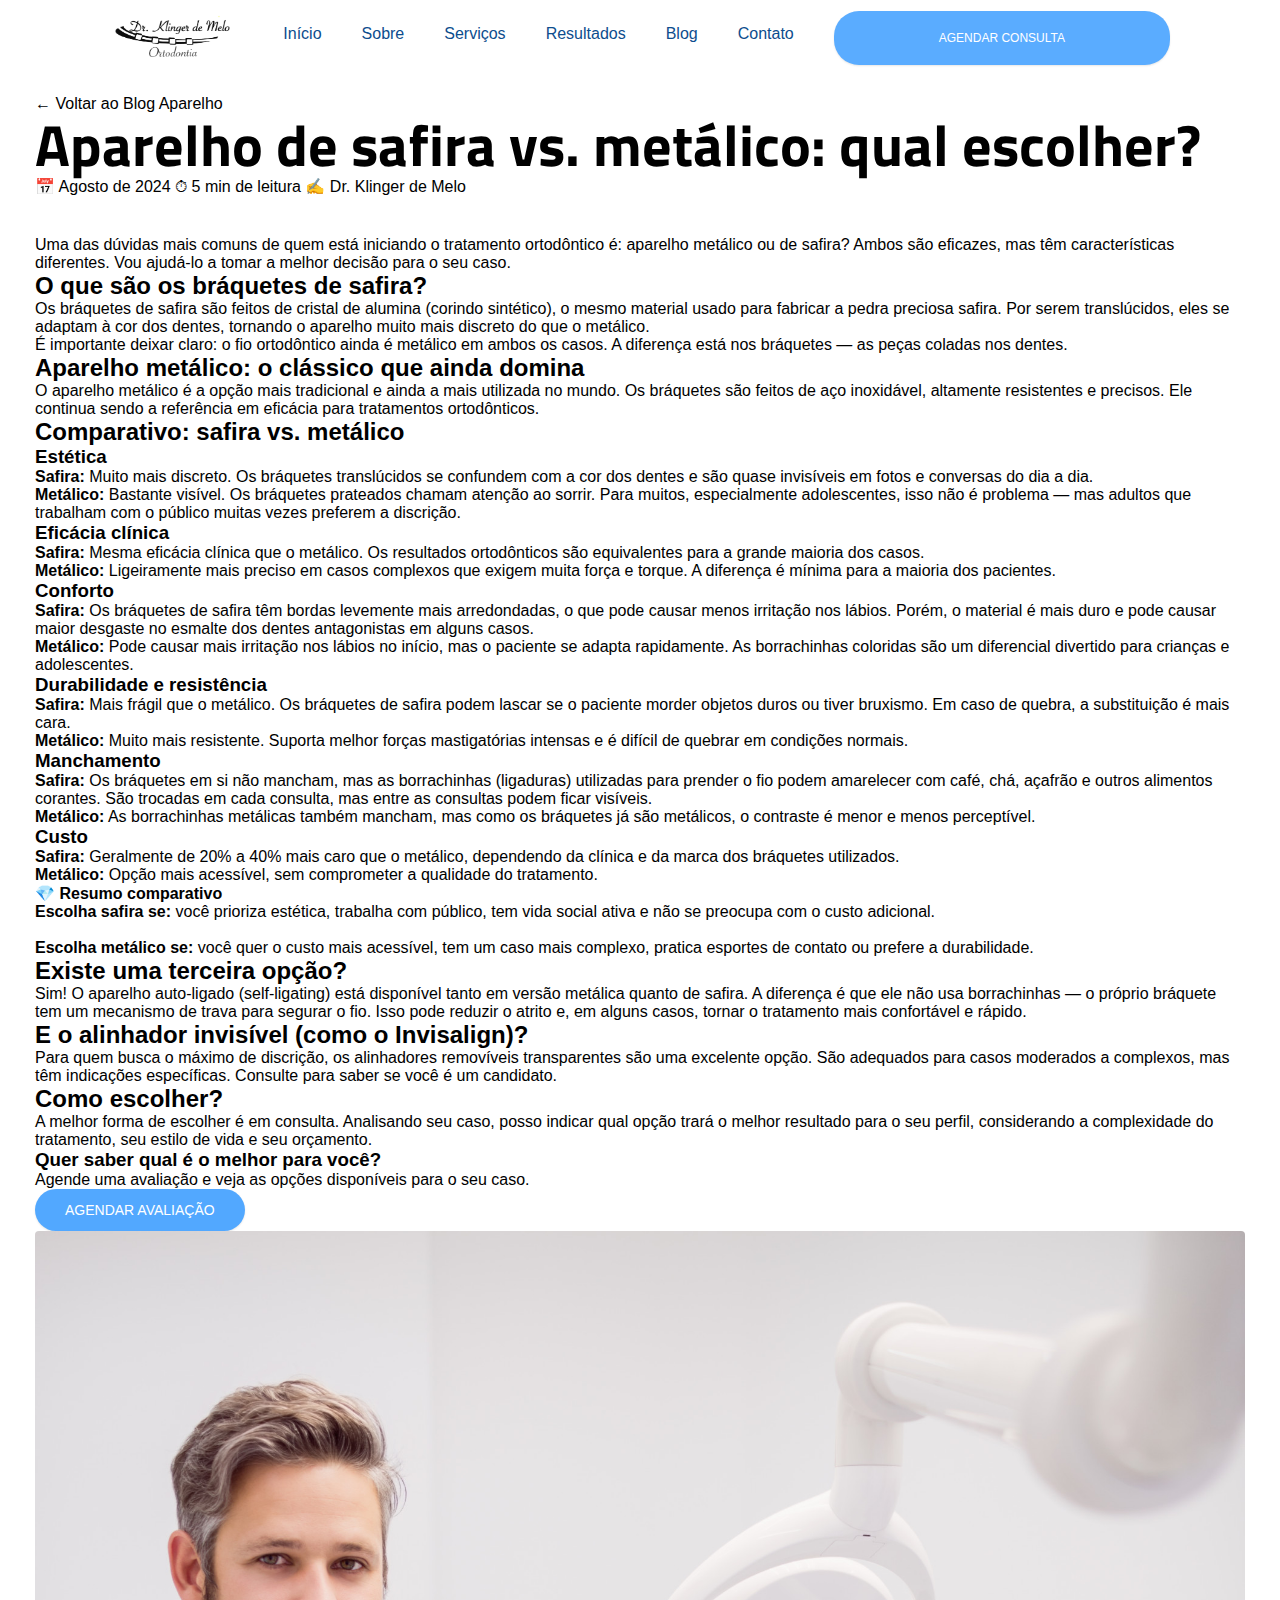
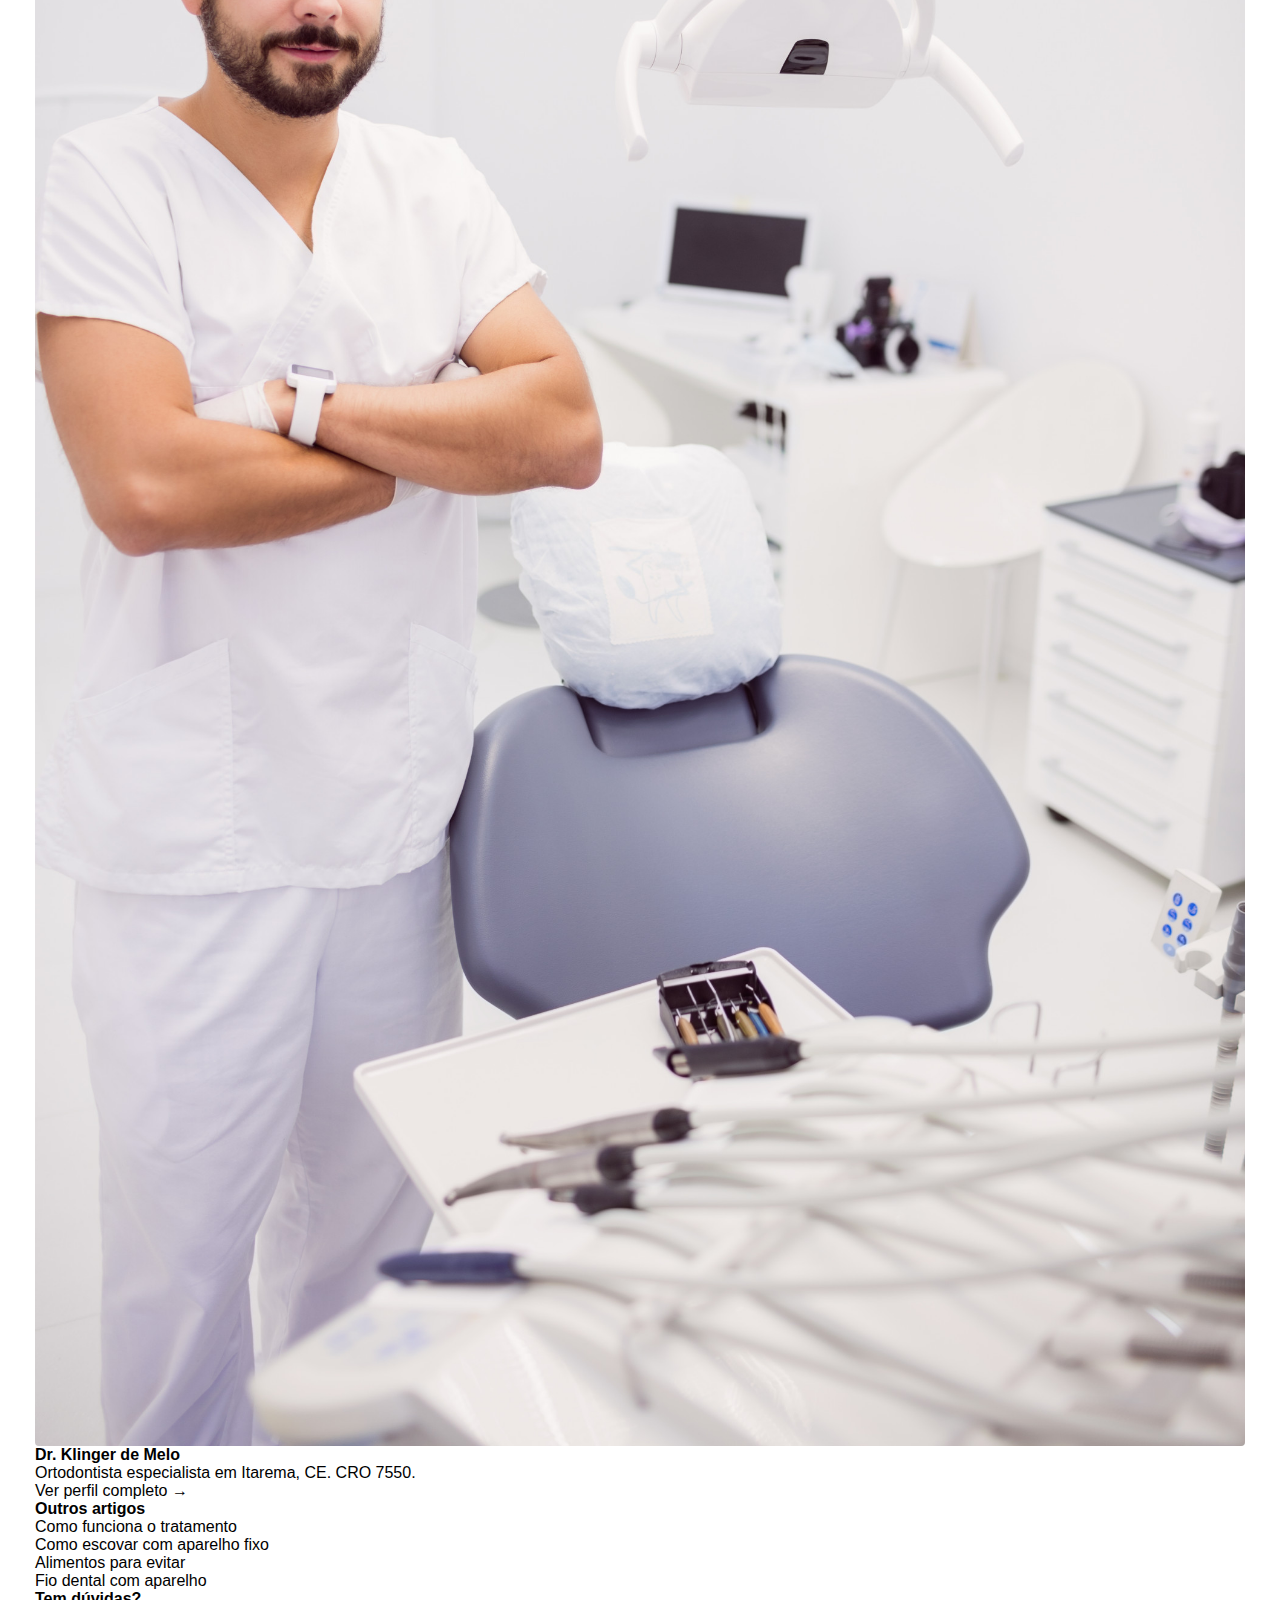
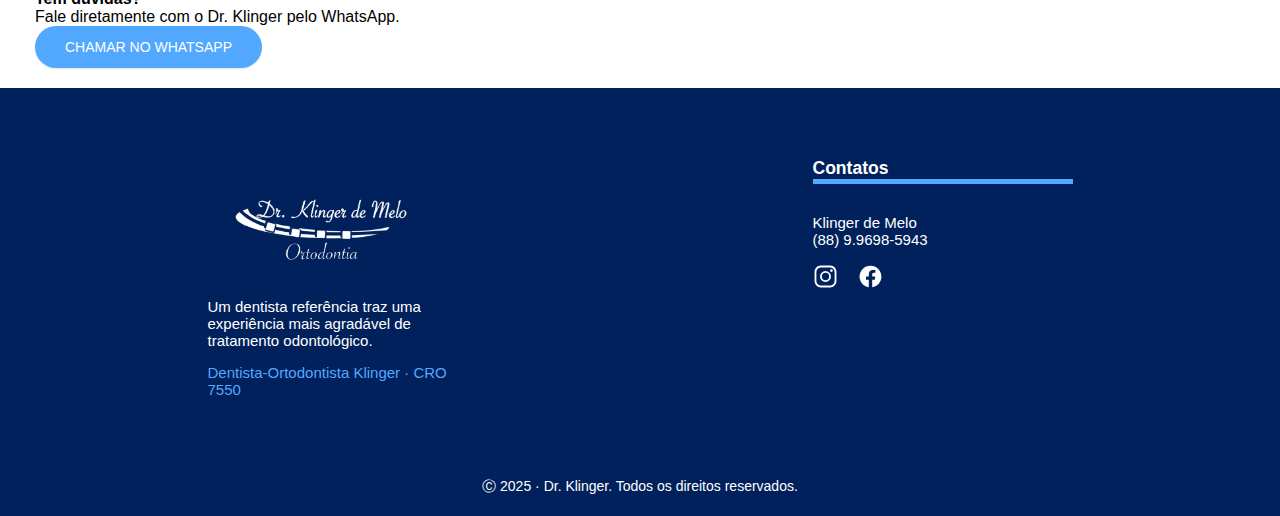
<file: artigos/safira-vs-metalico.html>
<!DOCTYPE html>
<html lang="pt-br" class="js">
<head>
    <meta charset="UTF-8">
    <meta name="viewport" content="width=device-width, initial-scale=1.0">
    <link rel="shortcut icon" href="../assets/img/favicon.svg" type="image/x-icon">
    <link href="https://cdn.jsdelivr.net/npm/bootstrap@5.0.2/dist/css/bootstrap.min.css" rel="stylesheet" integrity="sha384-EVSTQN3/azprG1Anm3QDgpJLIm9Nao0Yz1ztcQTwFspd3yD65VohhpuuCOmLASjC" crossorigin="anonymous">
    <link rel="preconnect" href="https://fonts.googleapis.com">
    <link rel="preconnect" href="https://fonts.gstatic.com" crossorigin>
    <link href="https://fonts.googleapis.com/css2?family=Inter:wght@300;400;500;600;700&family=Titillium+Web:ital,wght@0,200;0,300;0,400;0,600;0,700;1,200;1,300;1,400;1,600&display=swap" rel="stylesheet">
    <link rel="stylesheet" href="../assets/css/style.css">
    <title>Aparelho de safira vs. metálico | Dr. Klinger</title>
</head>
<body>
    <header class="header ativo" id="header-js">
        <div class="container menu">
            <a href="../home.html"><img class="logo" src="../assets/img/Nova_Logo_Preta.png" alt="Logo Dr. Klinger"></a>
            <nav class="nav">
                <div class="icon"><div class="linha linha1"></div><div class="linha linha2"></div><div class="linha linha3"></div></div>
                <div class="lista_hamburguer">
                    <li><a class="ancora" href="../home.html">Início</a></li>
                    <li><a class="ancora" href="../sobre.html">Sobre</a></li>
                    <li><a class="ancora" href="../servicos.html">Serviços</a></li>
                    <li><a class="ancora" href="../antes-depois.html">Resultados</a></li>
                    <li><a class="ancora" href="../blog.html">Blog</a></li>
                    <li><a class="ancora" href="../contato.html">Contato</a></li>
                    <button class="js-botao botao">Agendar Consulta</button>
                </div>
                <ul>
                    <li><a class="ancora" href="../home.html">Início</a></li>
                    <li><a class="ancora" href="../sobre.html">Sobre</a></li>
                    <li><a class="ancora" href="../servicos.html">Serviços</a></li>
                    <li><a class="ancora" href="../antes-depois.html">Resultados</a></li>
                    <li><a class="ancora" href="../blog.html">Blog</a></li>
                    <li><a class="ancora" href="../contato.html">Contato</a></li>
                    <button class="js-botao botao">Agendar Consulta</button>
                </ul>
            </nav>
        </div>
    </header>

    <main>
        <article class="artigo_page">
            <div class="artigo_hero artigo_hero--aparelho">
                <div class="container artigo_hero_content">
                    <a href="../blog.html" class="artigo_voltar">← Voltar ao Blog</a>
                    <span class="artigo_categoria_badge">Aparelho</span>
                    <h1>Aparelho de safira vs. metálico: qual escolher?</h1>
                    <div class="artigo_meta">
                        <span>📅 Agosto de 2024</span>
                        <span>⏱ 5 min de leitura</span>
                        <span>✍️ Dr. Klinger de Melo</span>
                    </div>
                </div>
            </div>

            <div class="container artigo_layout">
                <div class="artigo_conteudo">
                    <p class="artigo_intro">Uma das dúvidas mais comuns de quem está iniciando o tratamento ortodôntico é: aparelho metálico ou de safira? Ambos são eficazes, mas têm características diferentes. Vou ajudá-lo a tomar a melhor decisão para o seu caso.</p>

                    <h2>O que são os bráquetes de safira?</h2>
                    <p>Os bráquetes de safira são feitos de cristal de alumina (corindo sintético), o mesmo material usado para fabricar a pedra preciosa safira. Por serem translúcidos, eles se adaptam à cor dos dentes, tornando o aparelho muito mais discreto do que o metálico.</p>
                    <p>É importante deixar claro: o fio ortodôntico ainda é metálico em ambos os casos. A diferença está nos bráquetes — as peças coladas nos dentes.</p>

                    <h2>Aparelho metálico: o clássico que ainda domina</h2>
                    <p>O aparelho metálico é a opção mais tradicional e ainda a mais utilizada no mundo. Os bráquetes são feitos de aço inoxidável, altamente resistentes e precisos. Ele continua sendo a referência em eficácia para tratamentos ortodônticos.</p>

                    <h2>Comparativo: safira vs. metálico</h2>

                    <h3>Estética</h3>
                    <p><strong>Safira:</strong> Muito mais discreto. Os bráquetes translúcidos se confundem com a cor dos dentes e são quase invisíveis em fotos e conversas do dia a dia.</p>
                    <p><strong>Metálico:</strong> Bastante visível. Os bráquetes prateados chamam atenção ao sorrir. Para muitos, especialmente adolescentes, isso não é problema — mas adultos que trabalham com o público muitas vezes preferem a discrição.</p>

                    <h3>Eficácia clínica</h3>
                    <p><strong>Safira:</strong> Mesma eficácia clínica que o metálico. Os resultados ortodônticos são equivalentes para a grande maioria dos casos.</p>
                    <p><strong>Metálico:</strong> Ligeiramente mais preciso em casos complexos que exigem muita força e torque. A diferença é mínima para a maioria dos pacientes.</p>

                    <h3>Conforto</h3>
                    <p><strong>Safira:</strong> Os bráquetes de safira têm bordas levemente mais arredondadas, o que pode causar menos irritação nos lábios. Porém, o material é mais duro e pode causar maior desgaste no esmalte dos dentes antagonistas em alguns casos.</p>
                    <p><strong>Metálico:</strong> Pode causar mais irritação nos lábios no início, mas o paciente se adapta rapidamente. As borrachinhas coloridas são um diferencial divertido para crianças e adolescentes.</p>

                    <h3>Durabilidade e resistência</h3>
                    <p><strong>Safira:</strong> Mais frágil que o metálico. Os bráquetes de safira podem lascar se o paciente morder objetos duros ou tiver bruxismo. Em caso de quebra, a substituição é mais cara.</p>
                    <p><strong>Metálico:</strong> Muito mais resistente. Suporta melhor forças mastigatórias intensas e é difícil de quebrar em condições normais.</p>

                    <h3>Manchamento</h3>
                    <p><strong>Safira:</strong> Os bráquetes em si não mancham, mas as borrachinhas (ligaduras) utilizadas para prender o fio podem amarelecer com café, chá, açafrão e outros alimentos corantes. São trocadas em cada consulta, mas entre as consultas podem ficar visíveis.</p>
                    <p><strong>Metálico:</strong> As borrachinhas metálicas também mancham, mas como os bráquetes já são metálicos, o contraste é menor e menos perceptível.</p>

                    <h3>Custo</h3>
                    <p><strong>Safira:</strong> Geralmente de 20% a 40% mais caro que o metálico, dependendo da clínica e da marca dos bráquetes utilizados.</p>
                    <p><strong>Metálico:</strong> Opção mais acessível, sem comprometer a qualidade do tratamento.</p>

                    <div class="artigo_destaque_box">
                        <h4>💎 Resumo comparativo</h4>
                        <p>
                            <strong>Escolha safira se:</strong> você prioriza estética, trabalha com público, tem vida social ativa e não se preocupa com o custo adicional.<br><br>
                            <strong>Escolha metálico se:</strong> você quer o custo mais acessível, tem um caso mais complexo, pratica esportes de contato ou prefere a durabilidade.
                        </p>
                    </div>

                    <h2>Existe uma terceira opção?</h2>
                    <p>Sim! O aparelho auto-ligado (self-ligating) está disponível tanto em versão metálica quanto de safira. A diferença é que ele não usa borrachinhas — o próprio bráquete tem um mecanismo de trava para segurar o fio. Isso pode reduzir o atrito e, em alguns casos, tornar o tratamento mais confortável e rápido.</p>

                    <h2>E o alinhador invisível (como o Invisalign)?</h2>
                    <p>Para quem busca o máximo de discrição, os alinhadores removíveis transparentes são uma excelente opção. São adequados para casos moderados a complexos, mas têm indicações específicas. Consulte para saber se você é um candidato.</p>

                    <h2>Como escolher?</h2>
                    <p>A melhor forma de escolher é em consulta. Analisando seu caso, posso indicar qual opção trará o melhor resultado para o seu perfil, considerando a complexidade do tratamento, seu estilo de vida e seu orçamento.</p>

                    <div class="artigo_cta_inline">
                        <h3>Quer saber qual é o melhor para você?</h3>
                        <p>Agende uma avaliação e veja as opções disponíveis para o seu caso.</p>
                        <button class="js-botao botao">Agendar Avaliação</button>
                    </div>
                </div>

                <aside class="artigo_sidebar">
                    <div class="artigo_sidebar_card">
                        <img src="../assets/img/Dentista.jpg" alt="Dr. Klinger" class="artigo_autor_foto">
                        <h4>Dr. Klinger de Melo</h4>
                        <p>Ortodontista especialista em Itarema, CE. CRO 7550.</p>
                        <a href="../sobre.html" class="artigo_sidebar_link">Ver perfil completo →</a>
                    </div>
                    <div class="artigo_sidebar_card">
                        <h4>Outros artigos</h4>
                        <ul class="artigo_relacionados">
                            <li><a href="tratamento-ortodontico.html">Como funciona o tratamento</a></li>
                            <li><a href="escovacao-aparelho.html">Como escovar com aparelho fixo</a></li>
                            <li><a href="alimentos-aparelho.html">Alimentos para evitar</a></li>
                            <li><a href="fio-dental-aparelho.html">Fio dental com aparelho</a></li>
                        </ul>
                    </div>
                    <div class="artigo_sidebar_card artigo_sidebar_cta">
                        <h4>Tem dúvidas?</h4>
                        <p>Fale diretamente com o Dr. Klinger pelo WhatsApp.</p>
                        <button class="js-botao botao">Chamar no WhatsApp</button>
                    </div>
                </aside>
            </div>
        </article>
    </main>

    <footer>
        <div class="container">
            <div class="footer_div">
                <img class="footer_logo" src="../assets/img/Nova_Logo_Branca.png" alt="Logo">
                <p class="footer_texto">Um dentista referência traz uma experiência mais agradável de tratamento odontológico.</p>
                <p class="footer_texto_info">Dentista-Ortodontista Klinger · CRO 7550</p>
            </div>
            <div class="footer_div">
                <h3>Contatos</h3>
                <p>Klinger de Melo<br/>(88) 9.9698-5943</p>
                <div class="redes" style="margin-top:16px;">
                    <a href="#"><img src="../assets/img/instagram.svg" alt="Instagram"></a>
                    <a href="#"><img src="../assets/img/facebook.svg" alt="Facebook"></a>
                </div>
            </div>
        </div>
        <p class="copyright">&#9400; 2025 · Dr. Klinger. Todos os direitos reservados.</p>
    </footer>
    <script src="https://cdn.jsdelivr.net/npm/bootstrap@5.0.2/dist/js/bootstrap.bundle.min.js" integrity="sha384-MrcW6ZMFYlzcLA8Nl+NtUVF0sA7MsXsP1UyJoMp4YLEuNSfAP+JcXn/tWtIaxVXM" crossorigin="anonymous"></script>
    <script src="../assets/js/script.js"></script>
</body>
</html>
</file>
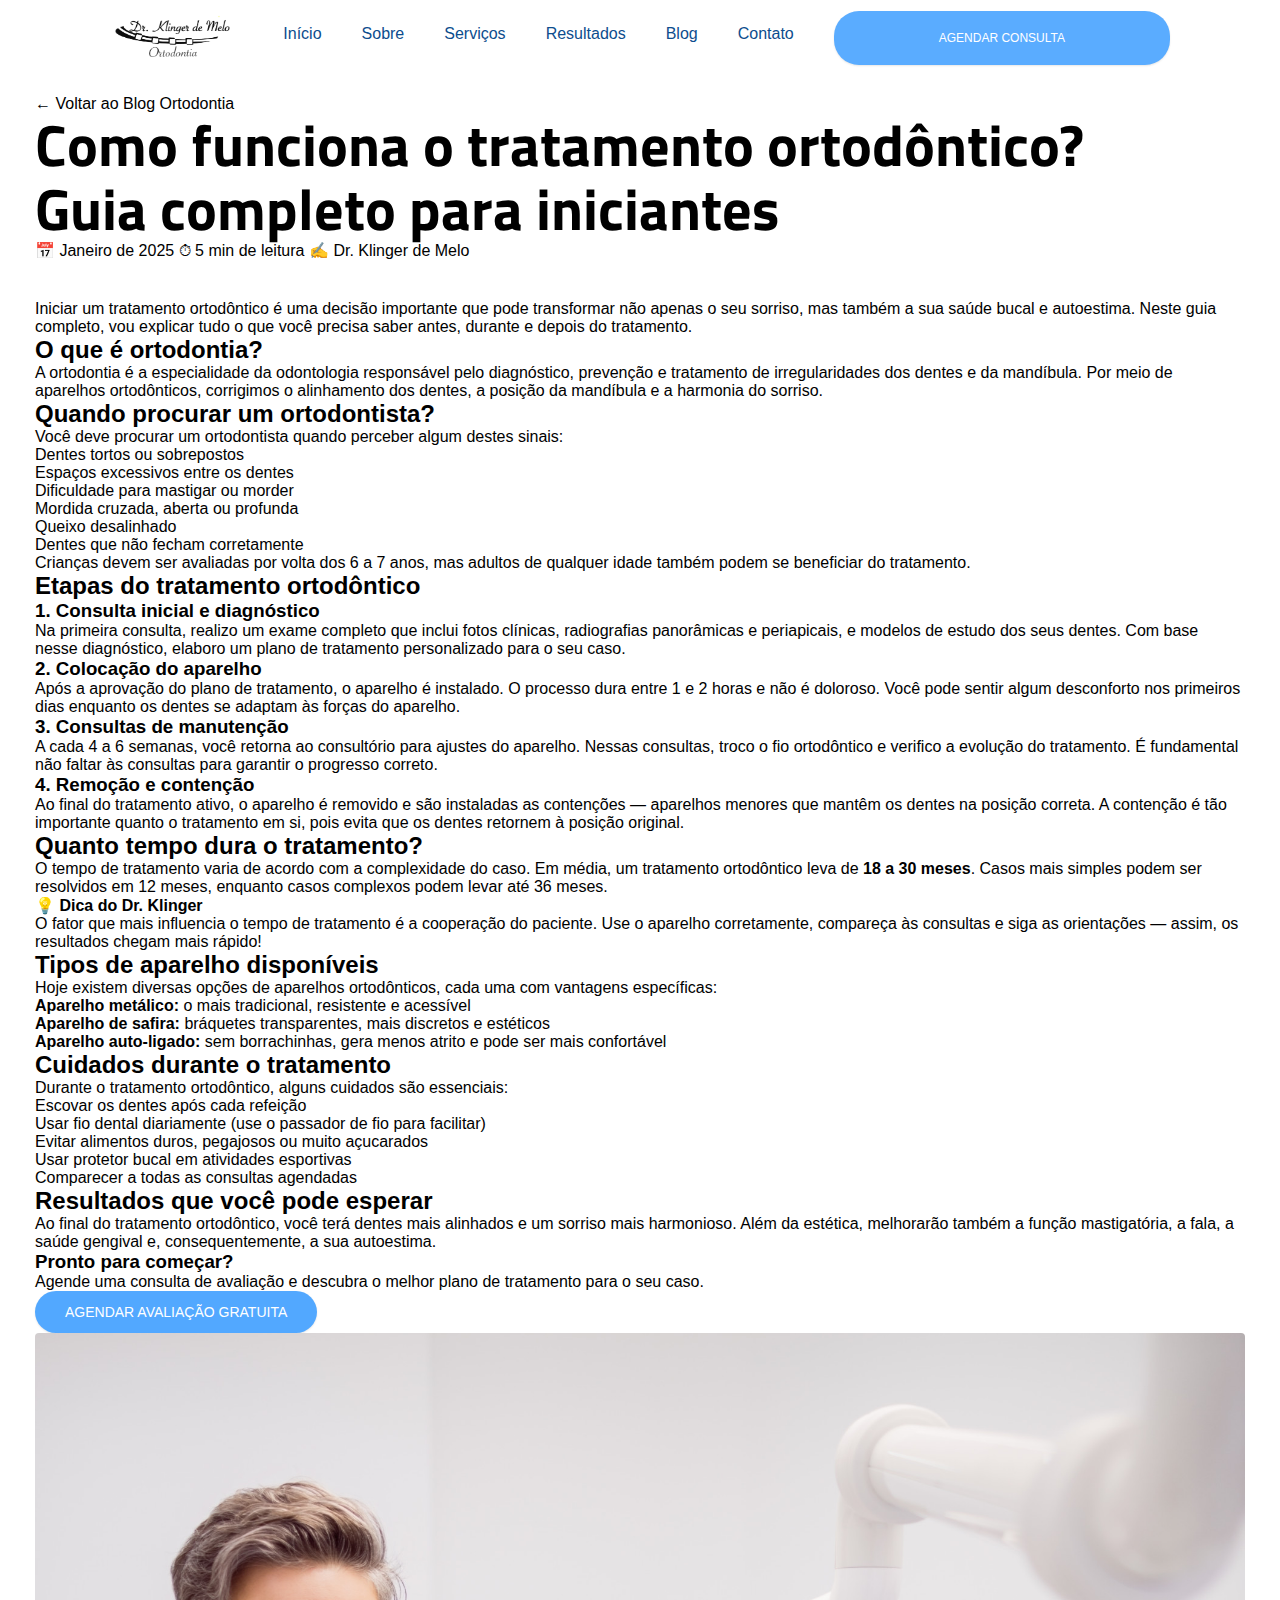
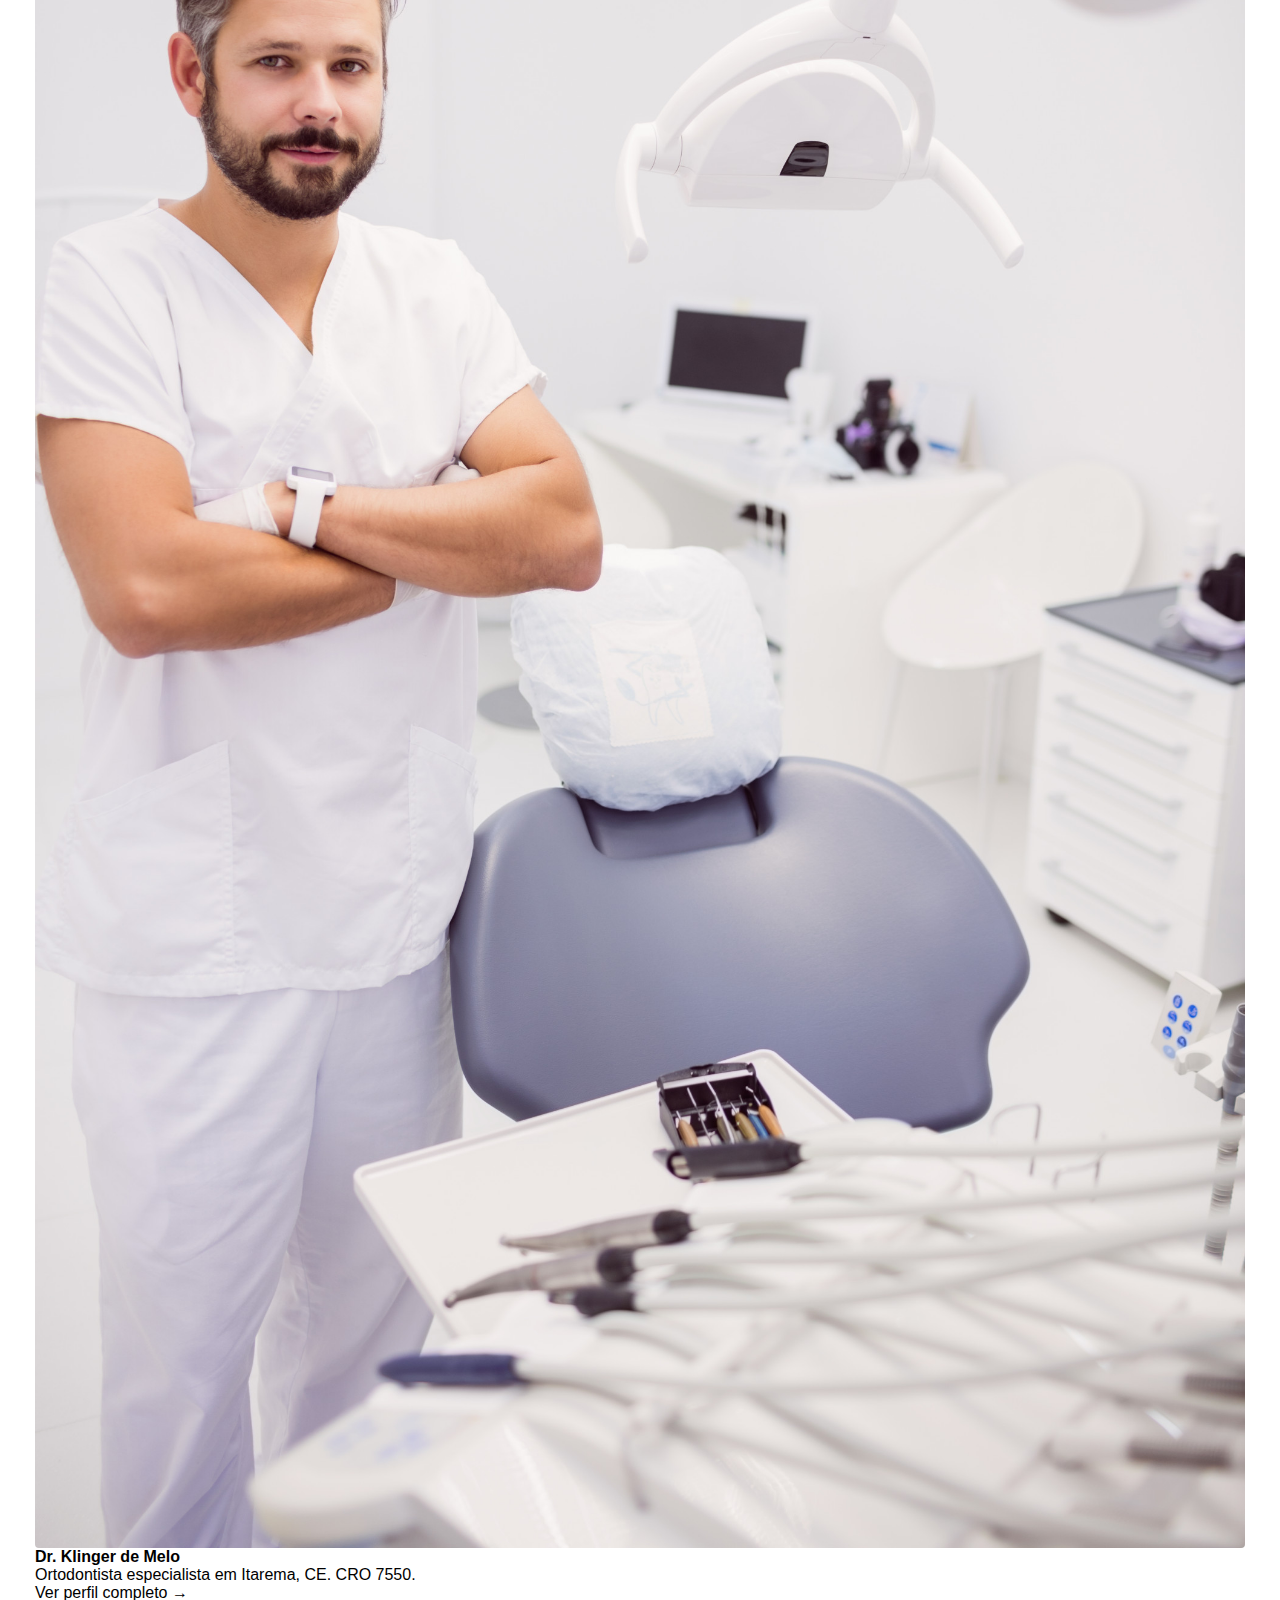
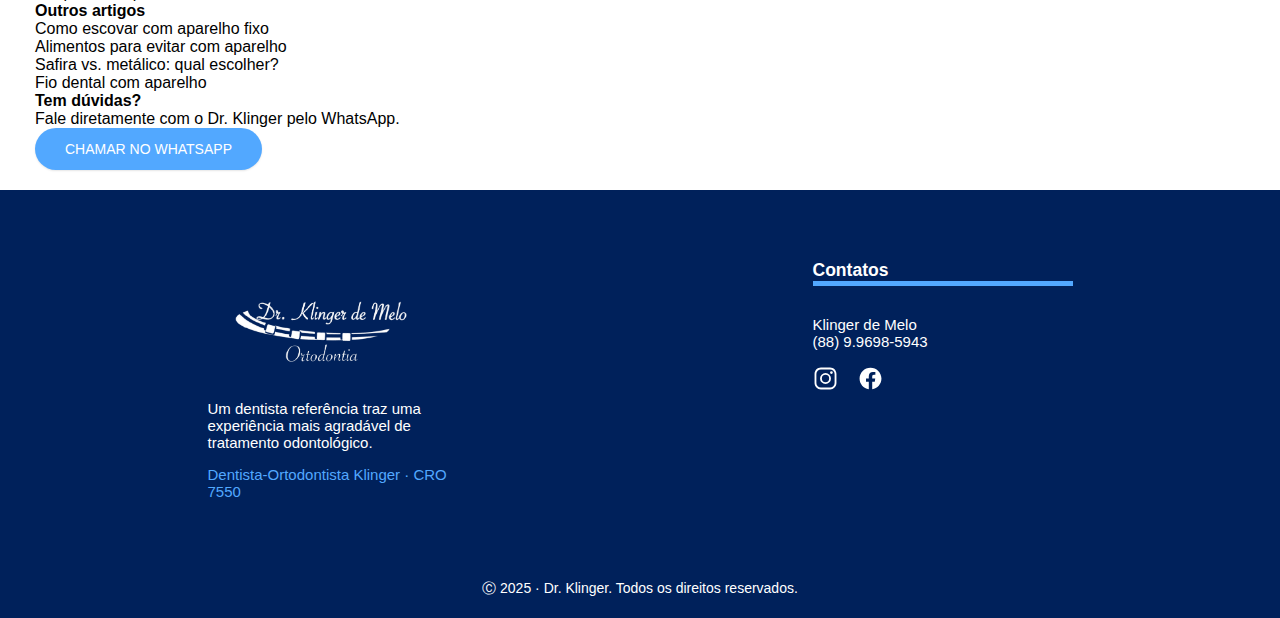
<file: artigos/tratamento-ortodontico.html>
<!DOCTYPE html>
<html lang="pt-br" class="js">
<head>
    <meta charset="UTF-8">
    <meta name="viewport" content="width=device-width, initial-scale=1.0">
    <link rel="shortcut icon" href="../assets/img/favicon.svg" type="image/x-icon">
    <link href="https://cdn.jsdelivr.net/npm/bootstrap@5.0.2/dist/css/bootstrap.min.css" rel="stylesheet" integrity="sha384-EVSTQN3/azprG1Anm3QDgpJLIm9Nao0Yz1ztcQTwFspd3yD65VohhpuuCOmLASjC" crossorigin="anonymous">
    <link rel="preconnect" href="https://fonts.googleapis.com">
    <link rel="preconnect" href="https://fonts.gstatic.com" crossorigin>
    <link href="https://fonts.googleapis.com/css2?family=Inter:wght@300;400;500;600;700&family=Titillium+Web:ital,wght@0,200;0,300;0,400;0,600;0,700;1,200;1,300;1,400;1,600&display=swap" rel="stylesheet">
    <link rel="stylesheet" href="../assets/css/style.css">
    <title>Como funciona o tratamento ortodôntico | Dr. Klinger</title>
</head>
<body>
    <header class="header ativo" id="header-js">
        <div class="container menu">
            <a href="../home.html"><img class="logo" src="../assets/img/Nova_Logo_Preta.png" alt="Logo Dr. Klinger"></a>
            <nav class="nav">
                <div class="icon"><div class="linha linha1"></div><div class="linha linha2"></div><div class="linha linha3"></div></div>
                <div class="lista_hamburguer">
                    <li><a class="ancora" href="../home.html">Início</a></li>
                    <li><a class="ancora" href="../sobre.html">Sobre</a></li>
                    <li><a class="ancora" href="../servicos.html">Serviços</a></li>
                    <li><a class="ancora" href="../antes-depois.html">Resultados</a></li>
                    <li><a class="ancora" href="../blog.html">Blog</a></li>
                    <li><a class="ancora" href="../contato.html">Contato</a></li>
                    <button class="js-botao botao">Agendar Consulta</button>
                </div>
                <ul>
                    <li><a class="ancora" href="../home.html">Início</a></li>
                    <li><a class="ancora" href="../sobre.html">Sobre</a></li>
                    <li><a class="ancora" href="../servicos.html">Serviços</a></li>
                    <li><a class="ancora" href="../antes-depois.html">Resultados</a></li>
                    <li><a class="ancora" href="../blog.html">Blog</a></li>
                    <li><a class="ancora" href="../contato.html">Contato</a></li>
                    <button class="js-botao botao">Agendar Consulta</button>
                </ul>
            </nav>
        </div>
    </header>

    <main>
        <article class="artigo_page">
            <!-- Hero do artigo -->
            <div class="artigo_hero artigo_hero--ortodontia">
                <div class="container artigo_hero_content">
                    <a href="../blog.html" class="artigo_voltar">← Voltar ao Blog</a>
                    <span class="artigo_categoria_badge">Ortodontia</span>
                    <h1>Como funciona o tratamento ortodôntico?<br>Guia completo para iniciantes</h1>
                    <div class="artigo_meta">
                        <span>📅 Janeiro de 2025</span>
                        <span>⏱ 5 min de leitura</span>
                        <span>✍️ Dr. Klinger de Melo</span>
                    </div>
                </div>
            </div>

            <!-- Conteúdo -->
            <div class="container artigo_layout">
                <div class="artigo_conteudo">
                    <p class="artigo_intro">Iniciar um tratamento ortodôntico é uma decisão importante que pode transformar não apenas o seu sorriso, mas também a sua saúde bucal e autoestima. Neste guia completo, vou explicar tudo o que você precisa saber antes, durante e depois do tratamento.</p>

                    <h2>O que é ortodontia?</h2>
                    <p>A ortodontia é a especialidade da odontologia responsável pelo diagnóstico, prevenção e tratamento de irregularidades dos dentes e da mandíbula. Por meio de aparelhos ortodônticos, corrigimos o alinhamento dos dentes, a posição da mandíbula e a harmonia do sorriso.</p>

                    <h2>Quando procurar um ortodontista?</h2>
                    <p>Você deve procurar um ortodontista quando perceber algum destes sinais:</p>
                    <ul>
                        <li>Dentes tortos ou sobrepostos</li>
                        <li>Espaços excessivos entre os dentes</li>
                        <li>Dificuldade para mastigar ou morder</li>
                        <li>Mordida cruzada, aberta ou profunda</li>
                        <li>Queixo desalinhado</li>
                        <li>Dentes que não fecham corretamente</li>
                    </ul>
                    <p>Crianças devem ser avaliadas por volta dos 6 a 7 anos, mas adultos de qualquer idade também podem se beneficiar do tratamento.</p>

                    <h2>Etapas do tratamento ortodôntico</h2>

                    <h3>1. Consulta inicial e diagnóstico</h3>
                    <p>Na primeira consulta, realizo um exame completo que inclui fotos clínicas, radiografias panorâmicas e periapicais, e modelos de estudo dos seus dentes. Com base nesse diagnóstico, elaboro um plano de tratamento personalizado para o seu caso.</p>

                    <h3>2. Colocação do aparelho</h3>
                    <p>Após a aprovação do plano de tratamento, o aparelho é instalado. O processo dura entre 1 e 2 horas e não é doloroso. Você pode sentir algum desconforto nos primeiros dias enquanto os dentes se adaptam às forças do aparelho.</p>

                    <h3>3. Consultas de manutenção</h3>
                    <p>A cada 4 a 6 semanas, você retorna ao consultório para ajustes do aparelho. Nessas consultas, troco o fio ortodôntico e verifico a evolução do tratamento. É fundamental não faltar às consultas para garantir o progresso correto.</p>

                    <h3>4. Remoção e contenção</h3>
                    <p>Ao final do tratamento ativo, o aparelho é removido e são instaladas as contenções — aparelhos menores que mantêm os dentes na posição correta. A contenção é tão importante quanto o tratamento em si, pois evita que os dentes retornem à posição original.</p>

                    <h2>Quanto tempo dura o tratamento?</h2>
                    <p>O tempo de tratamento varia de acordo com a complexidade do caso. Em média, um tratamento ortodôntico leva de <strong>18 a 30 meses</strong>. Casos mais simples podem ser resolvidos em 12 meses, enquanto casos complexos podem levar até 36 meses.</p>

                    <div class="artigo_destaque_box">
                        <h4>💡 Dica do Dr. Klinger</h4>
                        <p>O fator que mais influencia o tempo de tratamento é a cooperação do paciente. Use o aparelho corretamente, compareça às consultas e siga as orientações — assim, os resultados chegam mais rápido!</p>
                    </div>

                    <h2>Tipos de aparelho disponíveis</h2>
                    <p>Hoje existem diversas opções de aparelhos ortodônticos, cada uma com vantagens específicas:</p>
                    <ul>
                        <li><strong>Aparelho metálico:</strong> o mais tradicional, resistente e acessível</li>
                        <li><strong>Aparelho de safira:</strong> bráquetes transparentes, mais discretos e estéticos</li>
                        <li><strong>Aparelho auto-ligado:</strong> sem borrachinhas, gera menos atrito e pode ser mais confortável</li>
                    </ul>

                    <h2>Cuidados durante o tratamento</h2>
                    <p>Durante o tratamento ortodôntico, alguns cuidados são essenciais:</p>
                    <ul>
                        <li>Escovar os dentes após cada refeição</li>
                        <li>Usar fio dental diariamente (use o passador de fio para facilitar)</li>
                        <li>Evitar alimentos duros, pegajosos ou muito açucarados</li>
                        <li>Usar protetor bucal em atividades esportivas</li>
                        <li>Comparecer a todas as consultas agendadas</li>
                    </ul>

                    <h2>Resultados que você pode esperar</h2>
                    <p>Ao final do tratamento ortodôntico, você terá dentes mais alinhados e um sorriso mais harmonioso. Além da estética, melhorarão também a função mastigatória, a fala, a saúde gengival e, consequentemente, a sua autoestima.</p>

                    <div class="artigo_cta_inline">
                        <h3>Pronto para começar?</h3>
                        <p>Agende uma consulta de avaliação e descubra o melhor plano de tratamento para o seu caso.</p>
                        <button class="js-botao botao">Agendar Avaliação Gratuita</button>
                    </div>
                </div>

                <!-- Sidebar -->
                <aside class="artigo_sidebar">
                    <div class="artigo_sidebar_card">
                        <img src="../assets/img/Dentista.jpg" alt="Dr. Klinger" class="artigo_autor_foto">
                        <h4>Dr. Klinger de Melo</h4>
                        <p>Ortodontista especialista em Itarema, CE. CRO 7550.</p>
                        <a href="../sobre.html" class="artigo_sidebar_link">Ver perfil completo →</a>
                    </div>
                    <div class="artigo_sidebar_card">
                        <h4>Outros artigos</h4>
                        <ul class="artigo_relacionados">
                            <li><a href="escovacao-aparelho.html">Como escovar com aparelho fixo</a></li>
                            <li><a href="alimentos-aparelho.html">Alimentos para evitar com aparelho</a></li>
                            <li><a href="safira-vs-metalico.html">Safira vs. metálico: qual escolher?</a></li>
                            <li><a href="fio-dental-aparelho.html">Fio dental com aparelho</a></li>
                        </ul>
                    </div>
                    <div class="artigo_sidebar_card artigo_sidebar_cta">
                        <h4>Tem dúvidas?</h4>
                        <p>Fale diretamente com o Dr. Klinger pelo WhatsApp.</p>
                        <button class="js-botao botao">Chamar no WhatsApp</button>
                    </div>
                </aside>
            </div>
        </article>
    </main>

    <footer>
        <div class="container">
            <div class="footer_div">
                <img class="footer_logo" src="../assets/img/Nova_Logo_Branca.png" alt="Logo">
                <p class="footer_texto">Um dentista referência traz uma experiência mais agradável de tratamento odontológico.</p>
                <p class="footer_texto_info">Dentista-Ortodontista Klinger · CRO 7550</p>
            </div>
            <div class="footer_div">
                <h3>Contatos</h3>
                <p>Klinger de Melo<br/>(88) 9.9698-5943</p>
                <div class="redes" style="margin-top:16px;">
                    <a href="#"><img src="../assets/img/instagram.svg" alt="Instagram"></a>
                    <a href="#"><img src="../assets/img/facebook.svg" alt="Facebook"></a>
                </div>
            </div>
        </div>
        <p class="copyright">&#9400; 2025 · Dr. Klinger. Todos os direitos reservados.</p>
    </footer>

    <script src="https://cdn.jsdelivr.net/npm/bootstrap@5.0.2/dist/js/bootstrap.bundle.min.js" integrity="sha384-MrcW6ZMFYlzcLA8Nl+NtUVF0sA7MsXsP1UyJoMp4YLEuNSfAP+JcXn/tWtIaxVXM" crossorigin="anonymous"></script>
    <script src="../assets/js/script.js"></script>
</body>
</html>
</file>
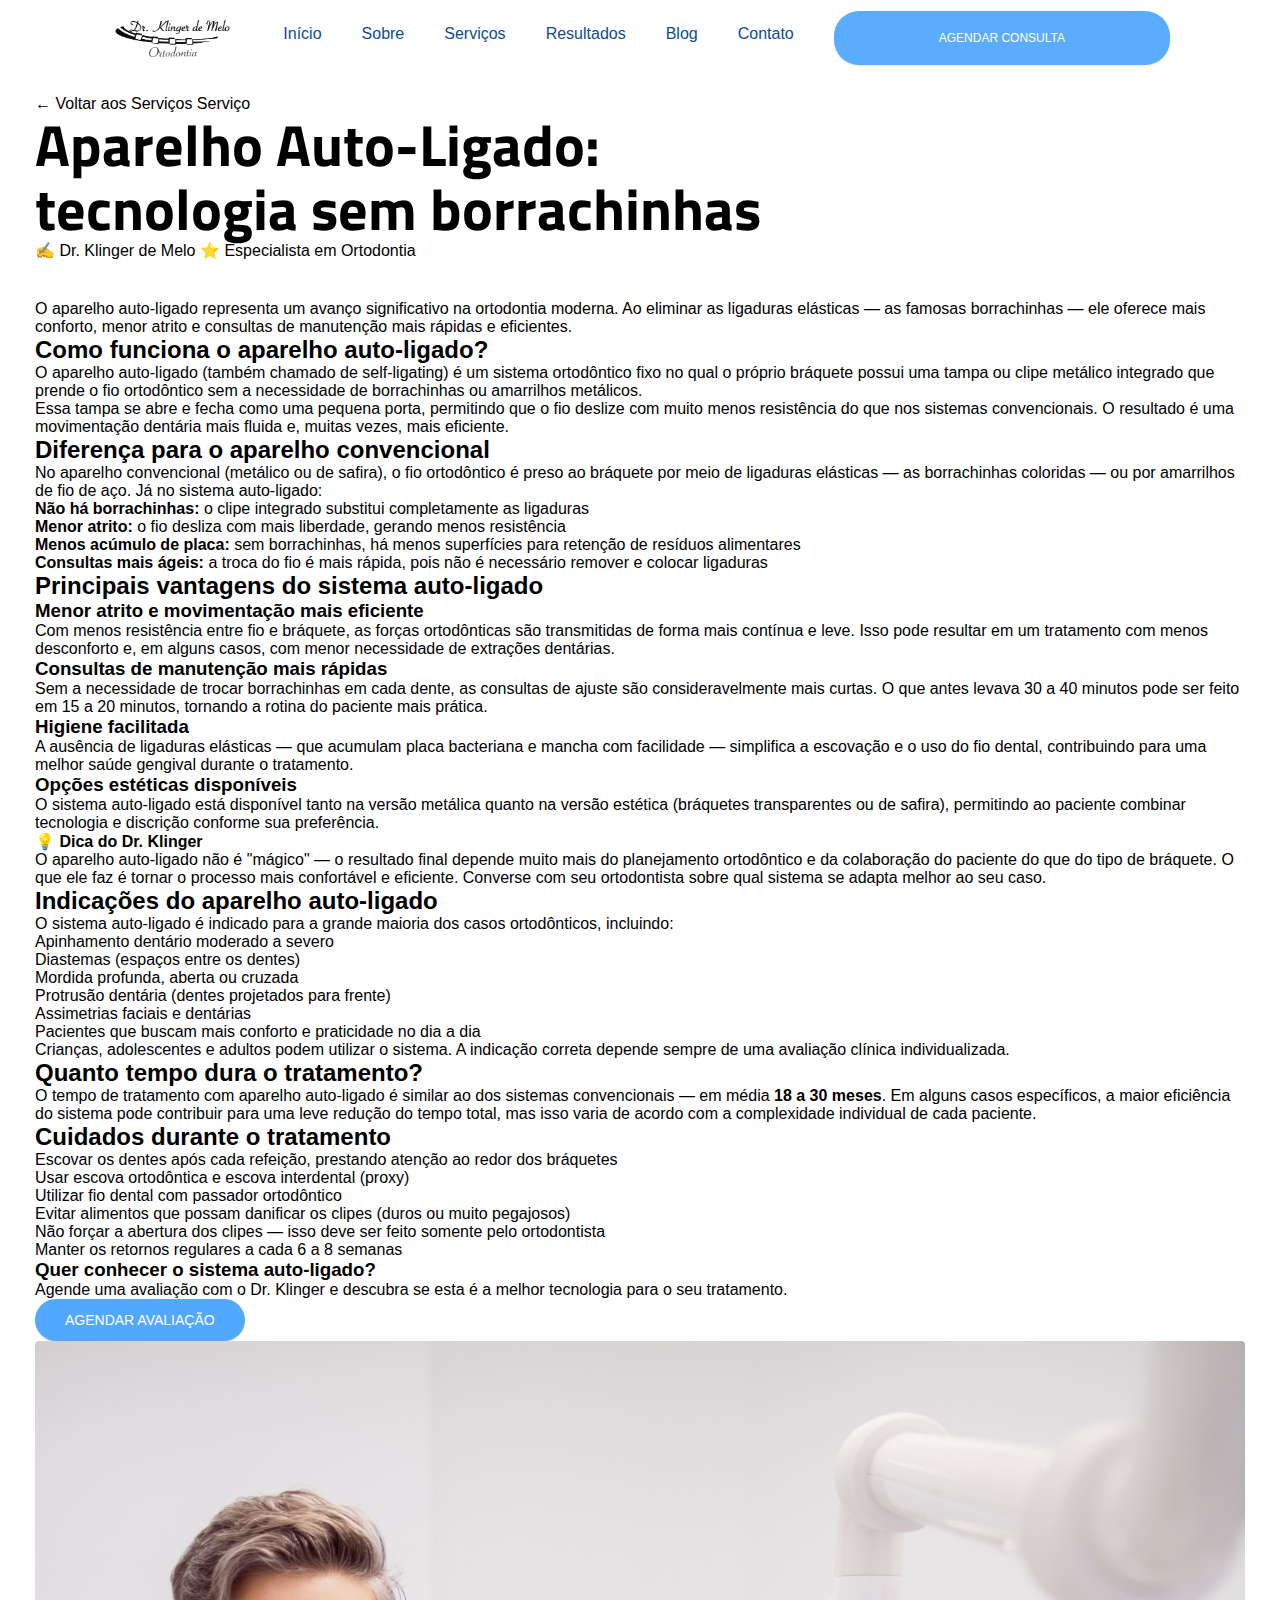
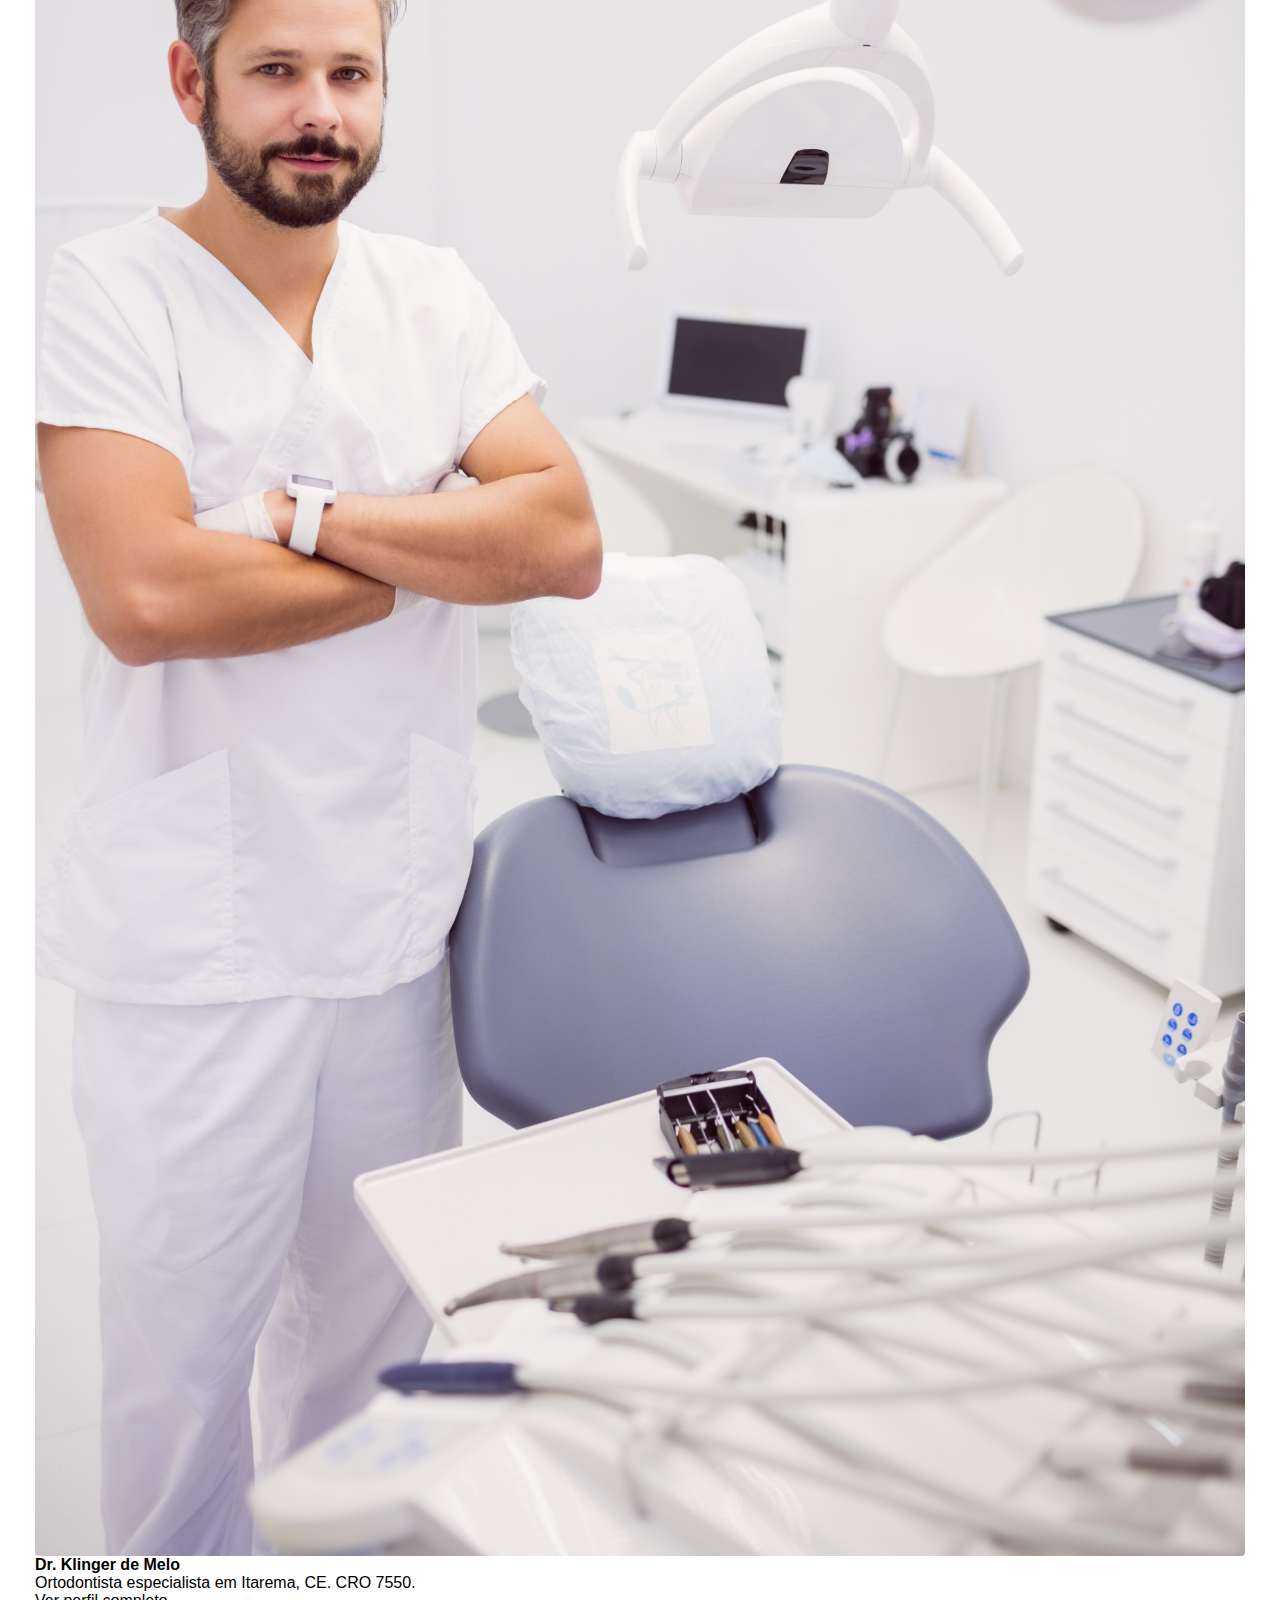
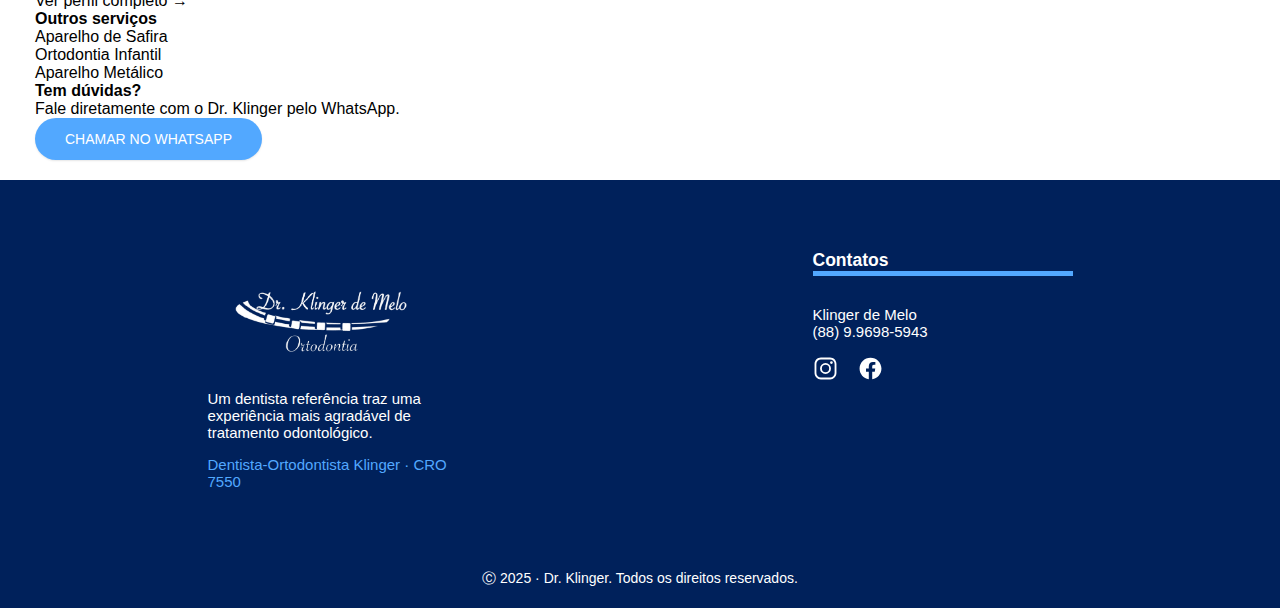
<file: servicos/aparelho-auto-ligado.html>
<!DOCTYPE html>
<html lang="pt-br" class="js">
<head>
    <meta charset="UTF-8">
    <meta name="viewport" content="width=device-width, initial-scale=1.0">
    <link rel="shortcut icon" href="../assets/img/favicon.svg" type="image/x-icon">
    <link href="https://cdn.jsdelivr.net/npm/bootstrap@5.0.2/dist/css/bootstrap.min.css" rel="stylesheet" integrity="sha384-EVSTQN3/azprG1Anm3QDgpJLIm9Nao0Yz1ztcQTwFspd3yD65VohhpuuCOmLASjC" crossorigin="anonymous">
    <link rel="preconnect" href="https://fonts.googleapis.com">
    <link rel="preconnect" href="https://fonts.gstatic.com" crossorigin>
    <link href="https://fonts.googleapis.com/css2?family=Inter:wght@300;400;500;600;700&family=Titillium+Web:ital,wght@0,200;0,300;0,400;0,600;0,700;1,200;1,300;1,400;1,600&display=swap" rel="stylesheet">
    <link rel="stylesheet" href="../assets/css/style.css">
    <title>Aparelho Auto-Ligado: tecnologia sem borrachinhas | Dr. Klinger</title>
</head>
<body>
    <header class="header ativo" id="header-js">
        <div class="container menu">
            <a href="../home.html"><img class="logo" src="../assets/img/Nova_Logo_Preta.png" alt="Logo Dr. Klinger"></a>
            <nav class="nav">
                <div class="icon"><div class="linha linha1"></div><div class="linha linha2"></div><div class="linha linha3"></div></div>
                <div class="lista_hamburguer">
                    <li><a class="ancora" href="../home.html">Início</a></li>
                    <li><a class="ancora" href="../sobre.html">Sobre</a></li>
                    <li><a class="ancora" href="../servicos.html">Serviços</a></li>
                    <li><a class="ancora" href="../antes-depois.html">Resultados</a></li>
                    <li><a class="ancora" href="../blog.html">Blog</a></li>
                    <li><a class="ancora" href="../contato.html">Contato</a></li>
                    <button class="js-botao botao">Agendar Consulta</button>
                </div>
                <ul>
                    <li><a class="ancora" href="../home.html">Início</a></li>
                    <li><a class="ancora" href="../sobre.html">Sobre</a></li>
                    <li><a class="ancora" href="../servicos.html">Serviços</a></li>
                    <li><a class="ancora" href="../antes-depois.html">Resultados</a></li>
                    <li><a class="ancora" href="../blog.html">Blog</a></li>
                    <li><a class="ancora" href="../contato.html">Contato</a></li>
                    <button class="js-botao botao">Agendar Consulta</button>
                </ul>
            </nav>
        </div>
    </header>

    <main>
        <article class="artigo_page">
            <!-- Hero do serviço -->
            <div class="artigo_hero artigo_hero--ortodontia">
                <div class="container artigo_hero_content">
                    <a href="../servicos.html" class="artigo_voltar">← Voltar aos Serviços</a>
                    <span class="artigo_categoria_badge">Serviço</span>
                    <h1>Aparelho Auto-Ligado:<br>tecnologia sem borrachinhas</h1>
                    <div class="artigo_meta">
                        <span>✍️ Dr. Klinger de Melo</span>
                        <span>⭐ Especialista em Ortodontia</span>
                    </div>
                </div>
            </div>

            <!-- Conteúdo -->
            <div class="container artigo_layout">
                <div class="artigo_conteudo">
                    <p class="artigo_intro">O aparelho auto-ligado representa um avanço significativo na ortodontia moderna. Ao eliminar as ligaduras elásticas — as famosas borrachinhas — ele oferece mais conforto, menor atrito e consultas de manutenção mais rápidas e eficientes.</p>

                    <h2>Como funciona o aparelho auto-ligado?</h2>
                    <p>O aparelho auto-ligado (também chamado de self-ligating) é um sistema ortodôntico fixo no qual o próprio bráquete possui uma tampa ou clipe metálico integrado que prende o fio ortodôntico sem a necessidade de borrachinhas ou amarrilhos metálicos.</p>
                    <p>Essa tampa se abre e fecha como uma pequena porta, permitindo que o fio deslize com muito menos resistência do que nos sistemas convencionais. O resultado é uma movimentação dentária mais fluida e, muitas vezes, mais eficiente.</p>

                    <h2>Diferença para o aparelho convencional</h2>
                    <p>No aparelho convencional (metálico ou de safira), o fio ortodôntico é preso ao bráquete por meio de ligaduras elásticas — as borrachinhas coloridas — ou por amarrilhos de fio de aço. Já no sistema auto-ligado:</p>
                    <ul>
                        <li><strong>Não há borrachinhas:</strong> o clipe integrado substitui completamente as ligaduras</li>
                        <li><strong>Menor atrito:</strong> o fio desliza com mais liberdade, gerando menos resistência</li>
                        <li><strong>Menos acúmulo de placa:</strong> sem borrachinhas, há menos superfícies para retenção de resíduos alimentares</li>
                        <li><strong>Consultas mais ágeis:</strong> a troca do fio é mais rápida, pois não é necessário remover e colocar ligaduras</li>
                    </ul>

                    <h2>Principais vantagens do sistema auto-ligado</h2>

                    <h3>Menor atrito e movimentação mais eficiente</h3>
                    <p>Com menos resistência entre fio e bráquete, as forças ortodônticas são transmitidas de forma mais contínua e leve. Isso pode resultar em um tratamento com menos desconforto e, em alguns casos, com menor necessidade de extrações dentárias.</p>

                    <h3>Consultas de manutenção mais rápidas</h3>
                    <p>Sem a necessidade de trocar borrachinhas em cada dente, as consultas de ajuste são consideravelmente mais curtas. O que antes levava 30 a 40 minutos pode ser feito em 15 a 20 minutos, tornando a rotina do paciente mais prática.</p>

                    <h3>Higiene facilitada</h3>
                    <p>A ausência de ligaduras elásticas — que acumulam placa bacteriana e mancha com facilidade — simplifica a escovação e o uso do fio dental, contribuindo para uma melhor saúde gengival durante o tratamento.</p>

                    <h3>Opções estéticas disponíveis</h3>
                    <p>O sistema auto-ligado está disponível tanto na versão metálica quanto na versão estética (bráquetes transparentes ou de safira), permitindo ao paciente combinar tecnologia e discrição conforme sua preferência.</p>

                    <div class="artigo_destaque_box">
                        <h4>💡 Dica do Dr. Klinger</h4>
                        <p>O aparelho auto-ligado não é "mágico" — o resultado final depende muito mais do planejamento ortodôntico e da colaboração do paciente do que do tipo de bráquete. O que ele faz é tornar o processo mais confortável e eficiente. Converse com seu ortodontista sobre qual sistema se adapta melhor ao seu caso.</p>
                    </div>

                    <h2>Indicações do aparelho auto-ligado</h2>
                    <p>O sistema auto-ligado é indicado para a grande maioria dos casos ortodônticos, incluindo:</p>
                    <ul>
                        <li>Apinhamento dentário moderado a severo</li>
                        <li>Diastemas (espaços entre os dentes)</li>
                        <li>Mordida profunda, aberta ou cruzada</li>
                        <li>Protrusão dentária (dentes projetados para frente)</li>
                        <li>Assimetrias faciais e dentárias</li>
                        <li>Pacientes que buscam mais conforto e praticidade no dia a dia</li>
                    </ul>
                    <p>Crianças, adolescentes e adultos podem utilizar o sistema. A indicação correta depende sempre de uma avaliação clínica individualizada.</p>

                    <h2>Quanto tempo dura o tratamento?</h2>
                    <p>O tempo de tratamento com aparelho auto-ligado é similar ao dos sistemas convencionais — em média <strong>18 a 30 meses</strong>. Em alguns casos específicos, a maior eficiência do sistema pode contribuir para uma leve redução do tempo total, mas isso varia de acordo com a complexidade individual de cada paciente.</p>

                    <h2>Cuidados durante o tratamento</h2>
                    <ul>
                        <li>Escovar os dentes após cada refeição, prestando atenção ao redor dos bráquetes</li>
                        <li>Usar escova ortodôntica e escova interdental (proxy)</li>
                        <li>Utilizar fio dental com passador ortodôntico</li>
                        <li>Evitar alimentos que possam danificar os clipes (duros ou muito pegajosos)</li>
                        <li>Não forçar a abertura dos clipes — isso deve ser feito somente pelo ortodontista</li>
                        <li>Manter os retornos regulares a cada 6 a 8 semanas</li>
                    </ul>

                    <div class="artigo_cta_inline">
                        <h3>Quer conhecer o sistema auto-ligado?</h3>
                        <p>Agende uma avaliação com o Dr. Klinger e descubra se esta é a melhor tecnologia para o seu tratamento.</p>
                        <button class="js-botao botao">Agendar Avaliação</button>
                    </div>
                </div>

                <!-- Sidebar -->
                <aside class="artigo_sidebar">
                    <div class="artigo_sidebar_card">
                        <img src="../assets/img/Dentista.jpg" alt="Dr. Klinger" class="artigo_autor_foto">
                        <h4>Dr. Klinger de Melo</h4>
                        <p>Ortodontista especialista em Itarema, CE. CRO 7550.</p>
                        <a href="../sobre.html" class="artigo_sidebar_link">Ver perfil completo →</a>
                    </div>
                    <div class="artigo_sidebar_card">
                        <h4>Outros serviços</h4>
                        <ul class="artigo_relacionados">
                            <li><a href="aparelho-safira.html">Aparelho de Safira</a></li>
                            <li><a href="ortodontia-infantil.html">Ortodontia Infantil</a></li>
                            <li><a href="aparelho-metalico.html">Aparelho Metálico</a></li>
                        </ul>
                    </div>
                    <div class="artigo_sidebar_card artigo_sidebar_cta">
                        <h4>Tem dúvidas?</h4>
                        <p>Fale diretamente com o Dr. Klinger pelo WhatsApp.</p>
                        <button class="js-botao botao">Chamar no WhatsApp</button>
                    </div>
                </aside>
            </div>
        </article>
    </main>

    <footer>
        <div class="container">
            <div class="footer_div">
                <img class="footer_logo" src="../assets/img/Nova_Logo_Branca.png" alt="Logo">
                <p class="footer_texto">Um dentista referência traz uma experiência mais agradável de tratamento odontológico.</p>
                <p class="footer_texto_info">Dentista-Ortodontista Klinger · CRO 7550</p>
            </div>
            <div class="footer_div">
                <h3>Contatos</h3>
                <p>Klinger de Melo<br/>(88) 9.9698-5943</p>
                <div class="redes" style="margin-top:16px;">
                    <a href="#"><img src="../assets/img/instagram.svg" alt="Instagram"></a>
                    <a href="#"><img src="../assets/img/facebook.svg" alt="Facebook"></a>
                </div>
            </div>
        </div>
        <p class="copyright">&#9400; 2025 · Dr. Klinger. Todos os direitos reservados.</p>
    </footer>

    <script src="https://cdn.jsdelivr.net/npm/bootstrap@5.0.2/dist/js/bootstrap.bundle.min.js" integrity="sha384-MrcW6ZMFYlzcLA8Nl+NtUVF0sA7MsXsP1UyJoMp4YLEuNSfAP+JcXn/tWtIaxVXM" crossorigin="anonymous"></script>
    <script src="../assets/js/script.js"></script>
</body>
</html>
</file>
<file: assets/css/style.css>
/* Global */
@import "./global/global.css";
@import "./global/header.css";
@import "./global/componentes.css";
@import "./global/footer.css";
@import url('https://fonts.googleapis.com/css2?family=Titillium+Web:ital,wght@0,200;0,300;0,400;0,600;0,700;1,200;1,300;1,400;1,600&display=swap');

/* Home */
@import "./pages/home/carrossel.css";
@import "./pages/home/detalheOval.css";
@import "./pages/home/quemSou.css";
@import "./pages/home/qualificacoes.css";
@import "./pages/home/servicos.css";
@import "./pages/home/dicas.css";
@import "./pages/home/duvidas.css";

/* Serviços */
@import "./pages/servicos/introducao.css";
@import "./pages/servicos/habilidades.css";
@import "./pages/servicos/atendimento.css";
@import "./pages/servicos/convenio.css";
</file>
